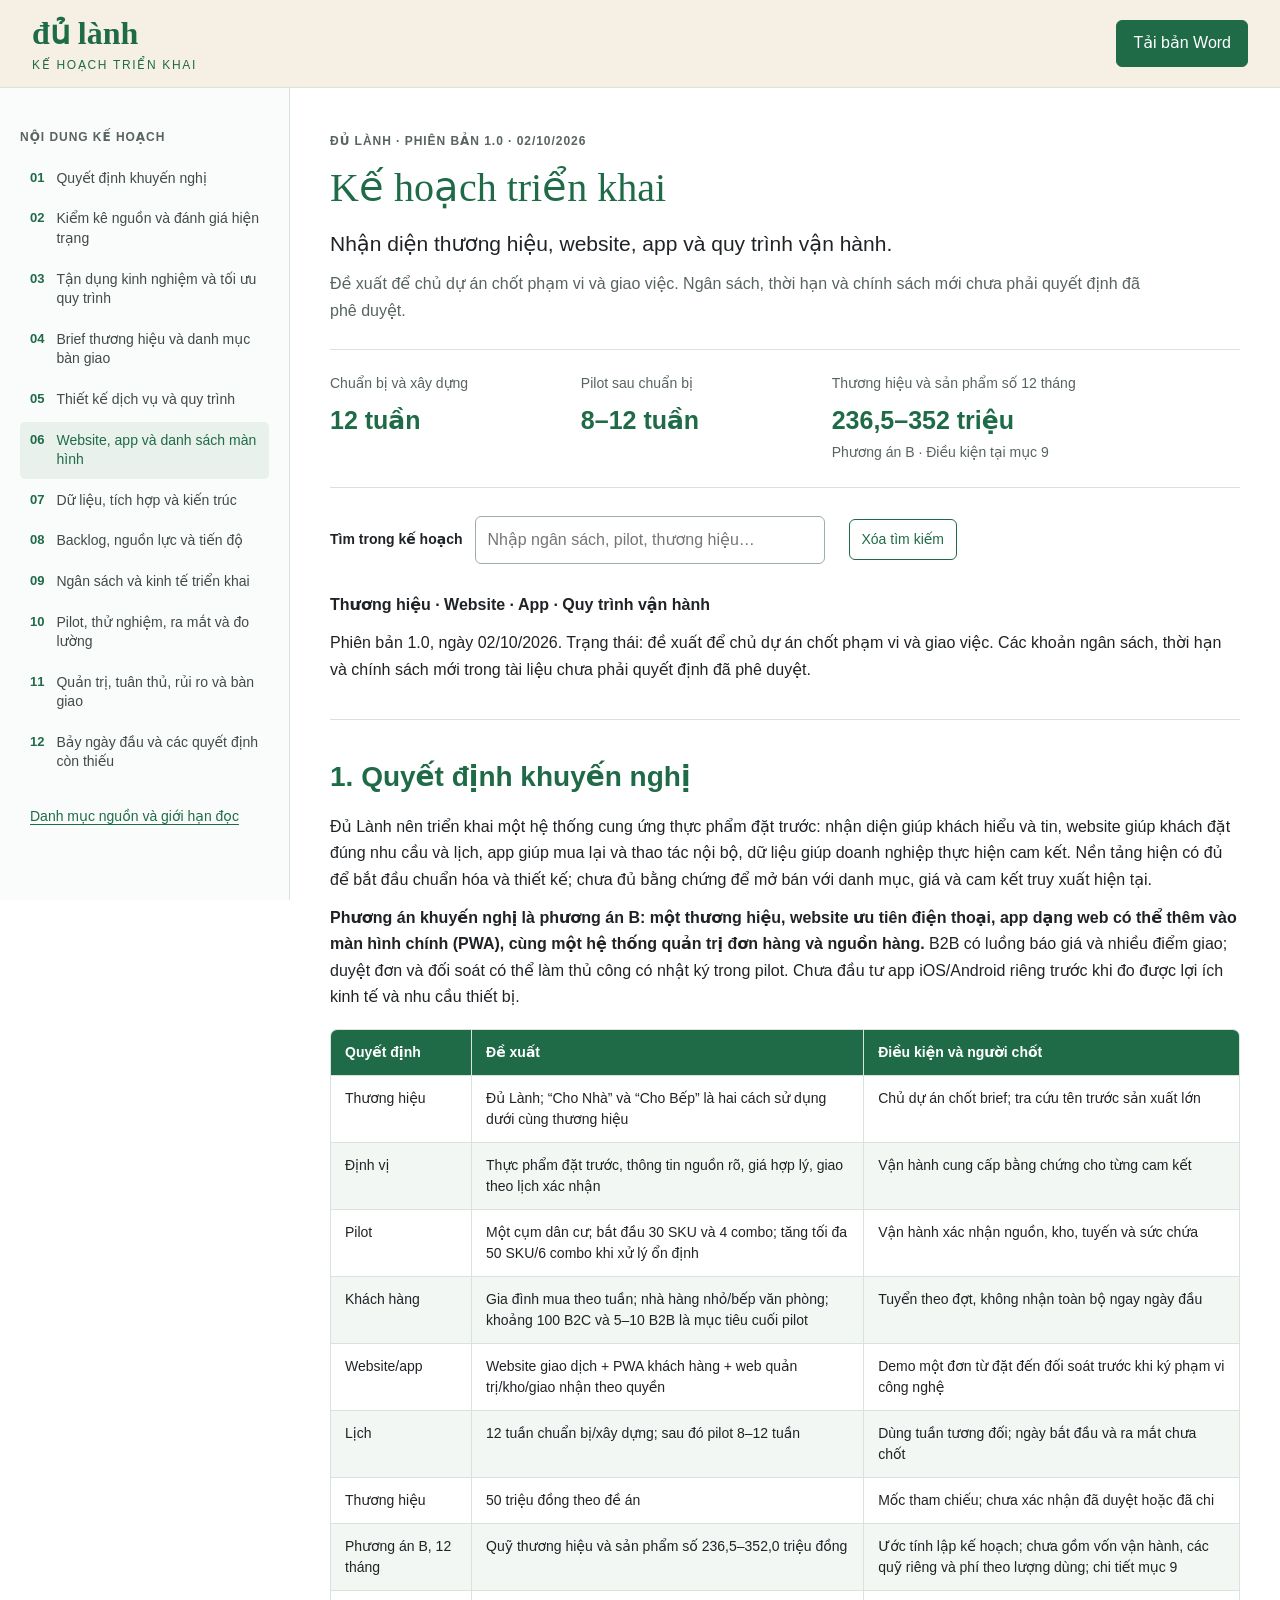
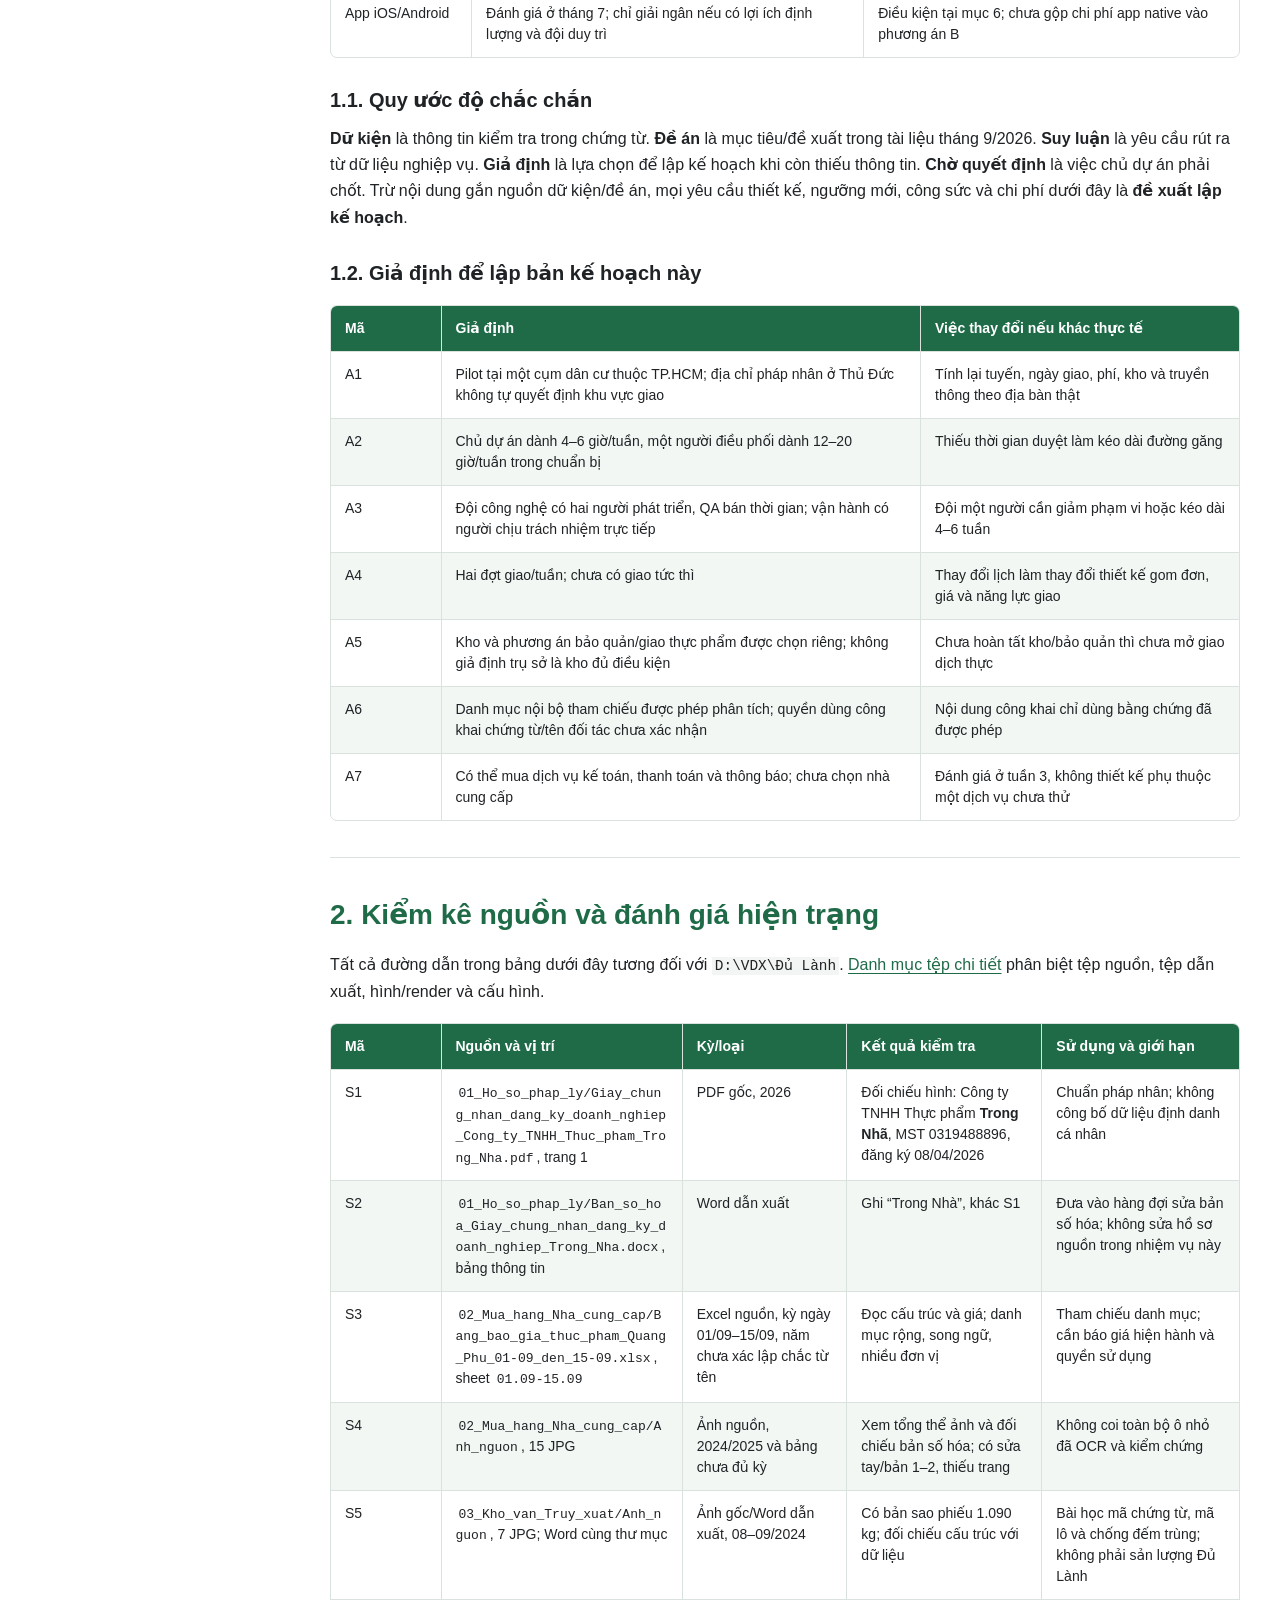
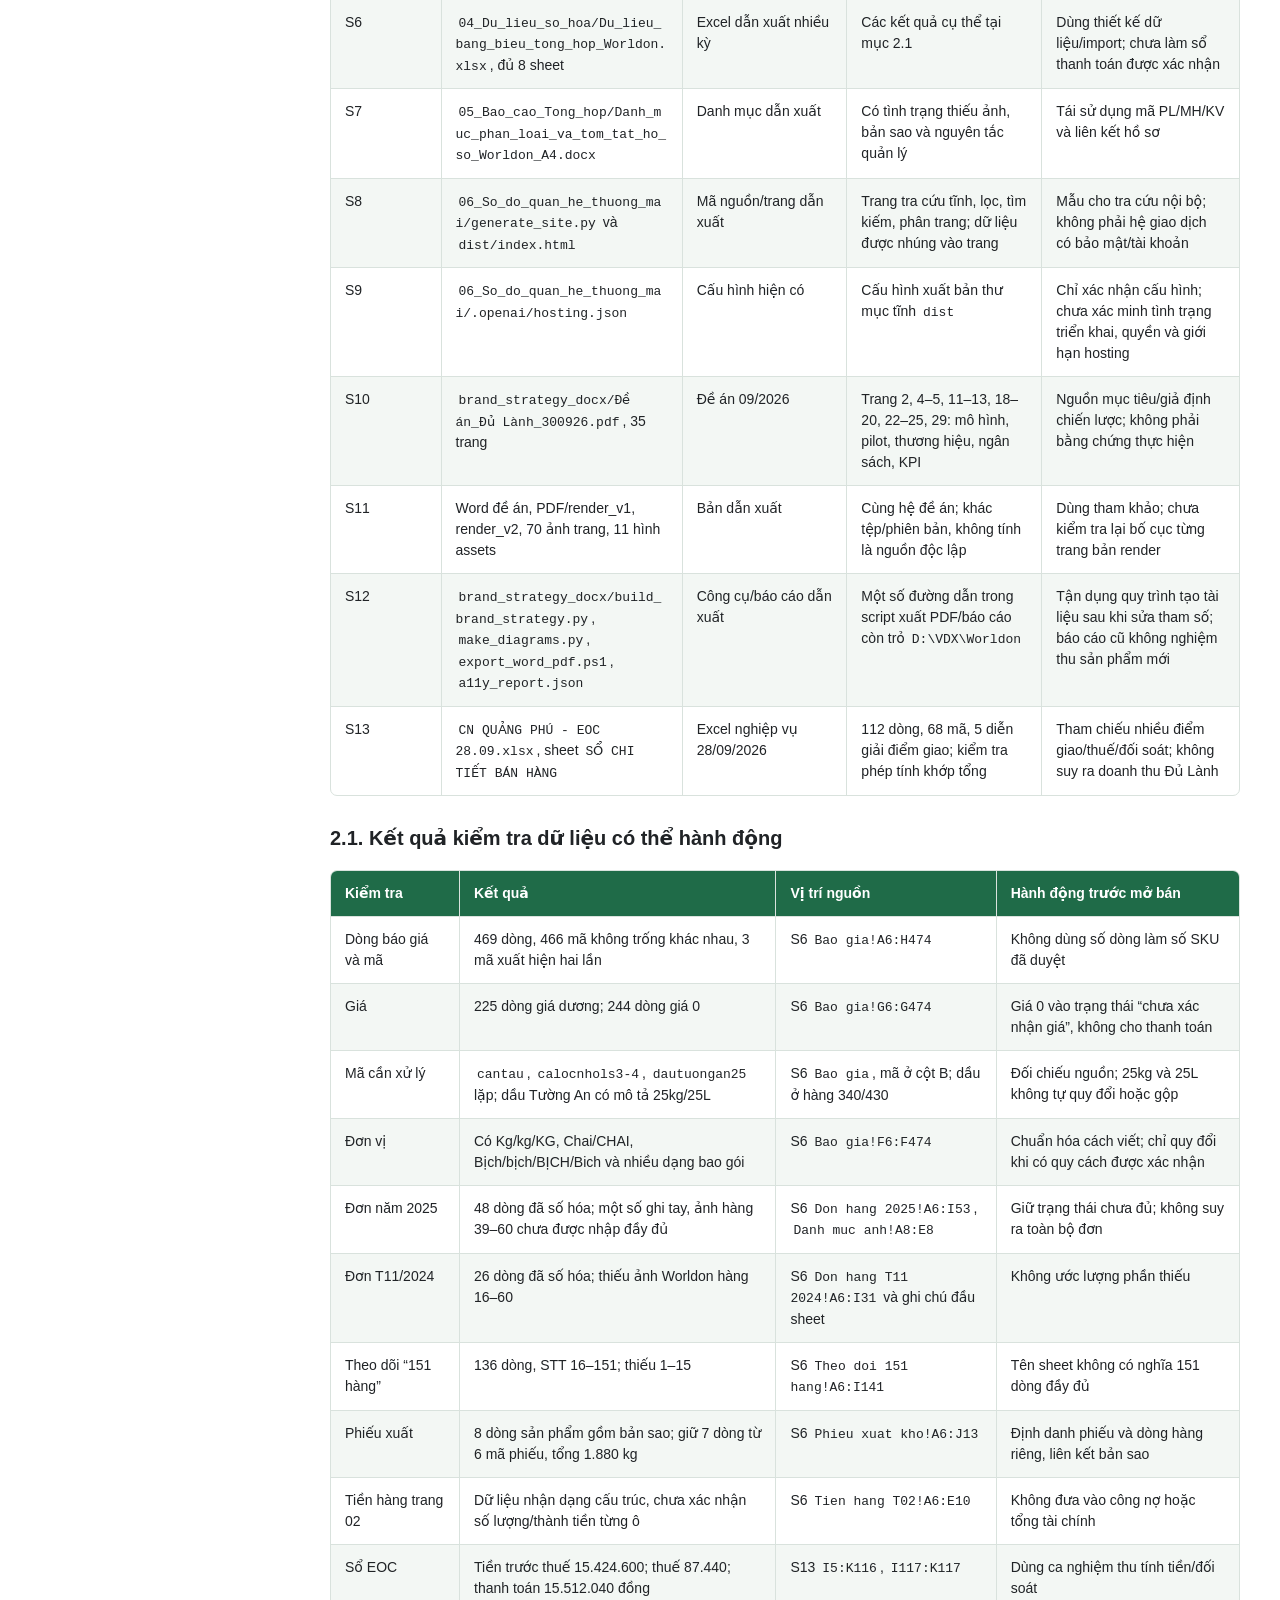
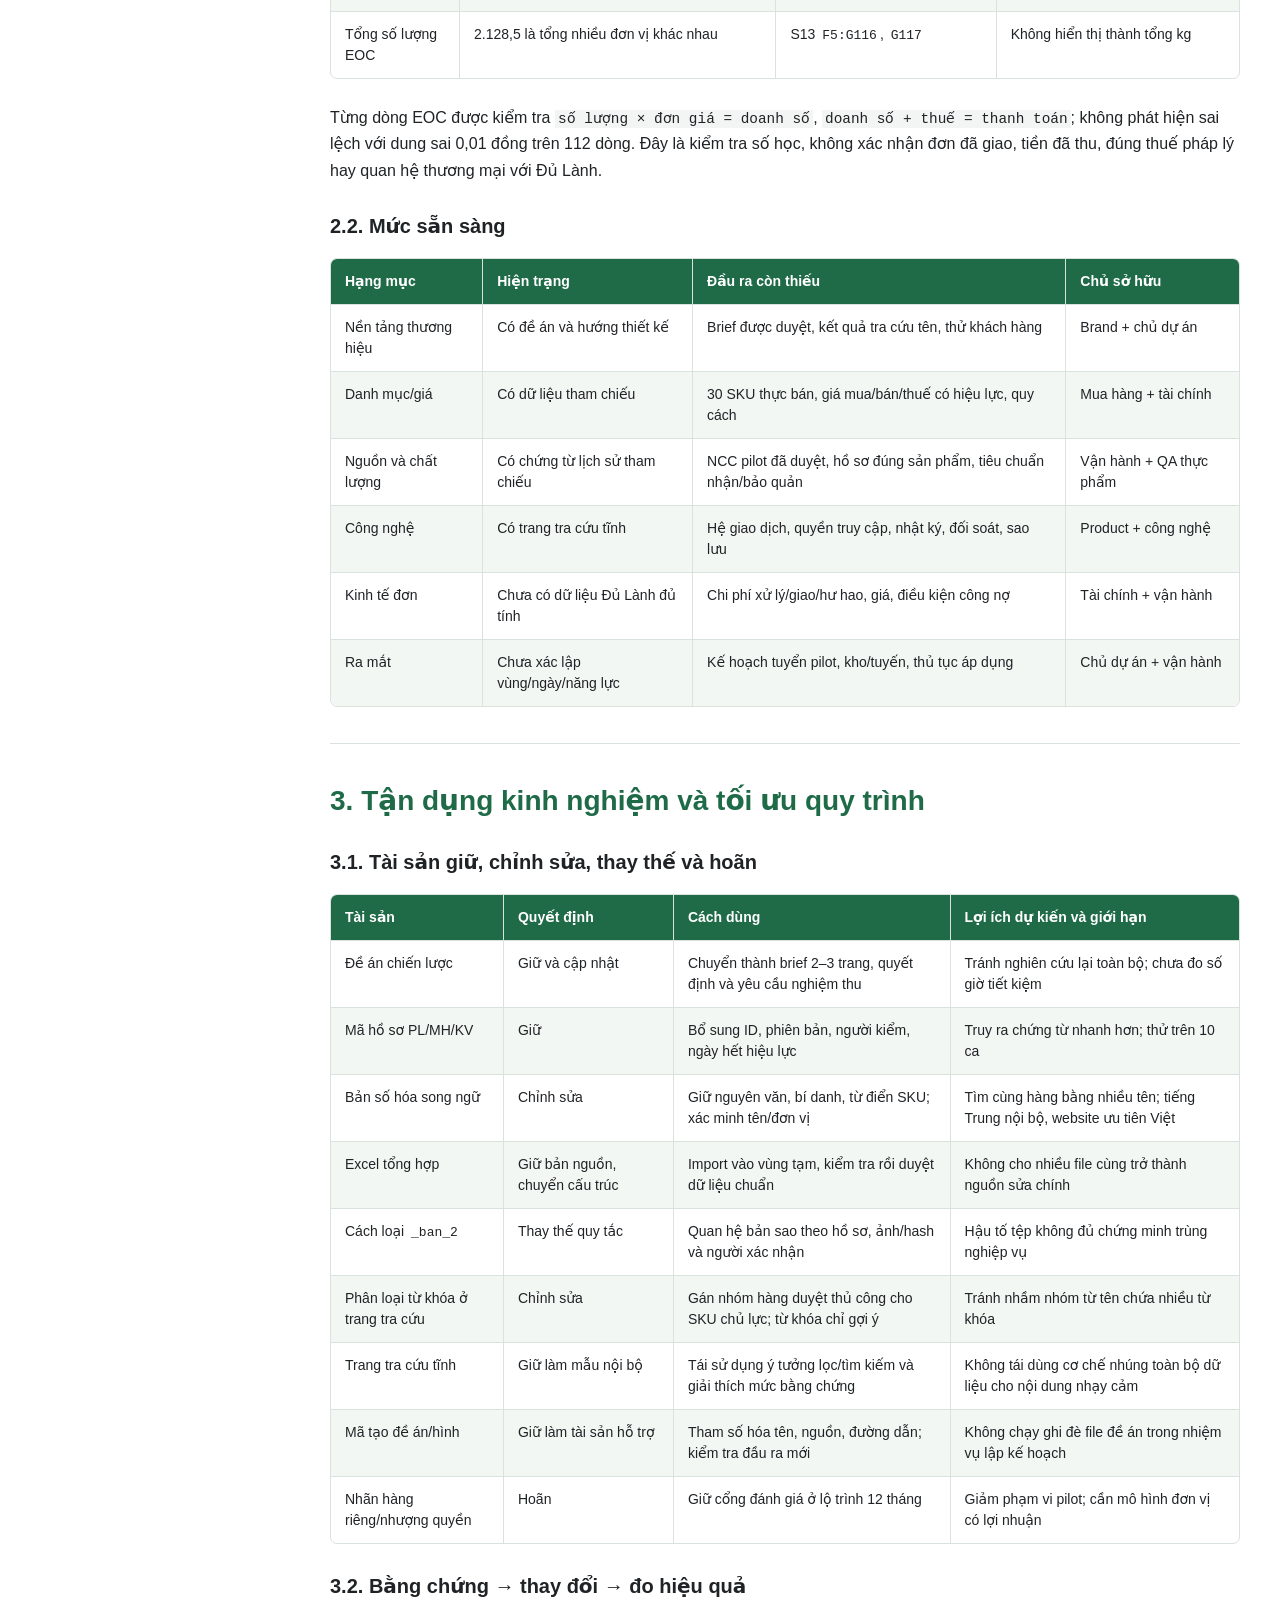
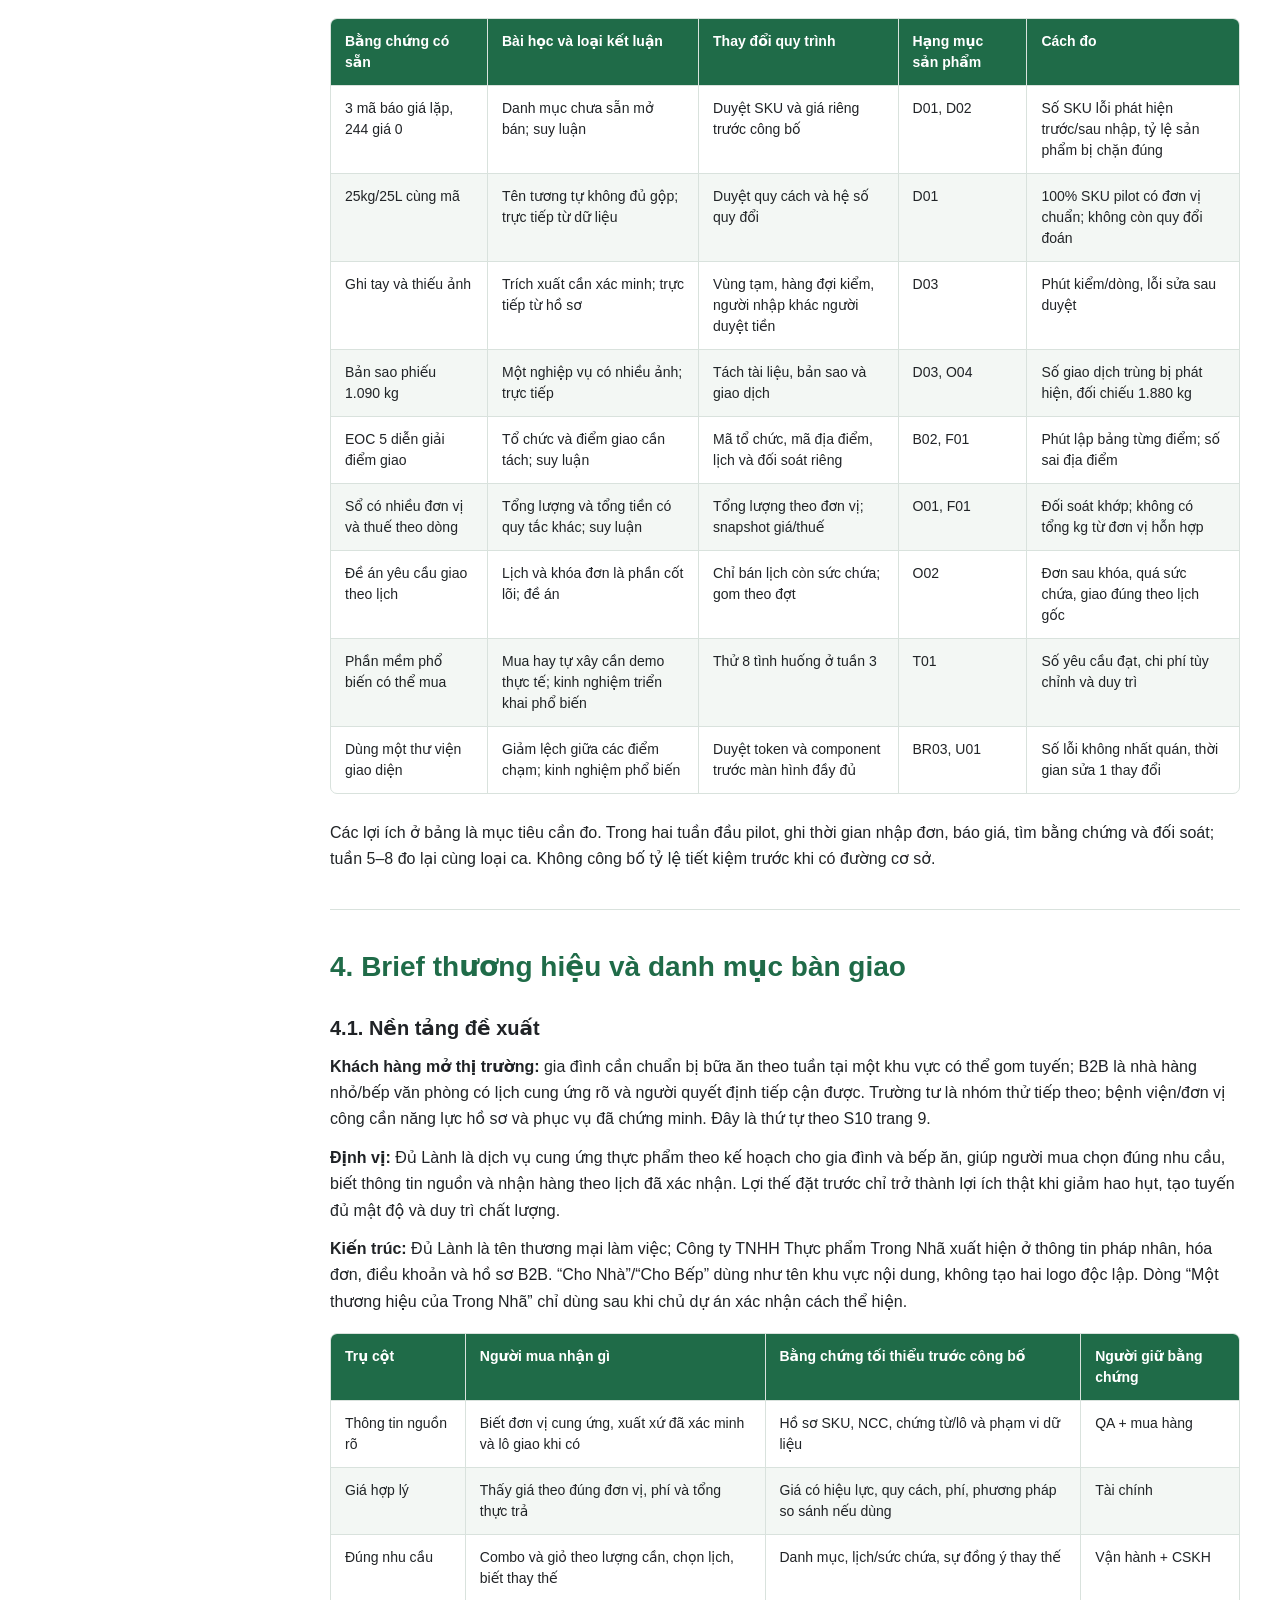
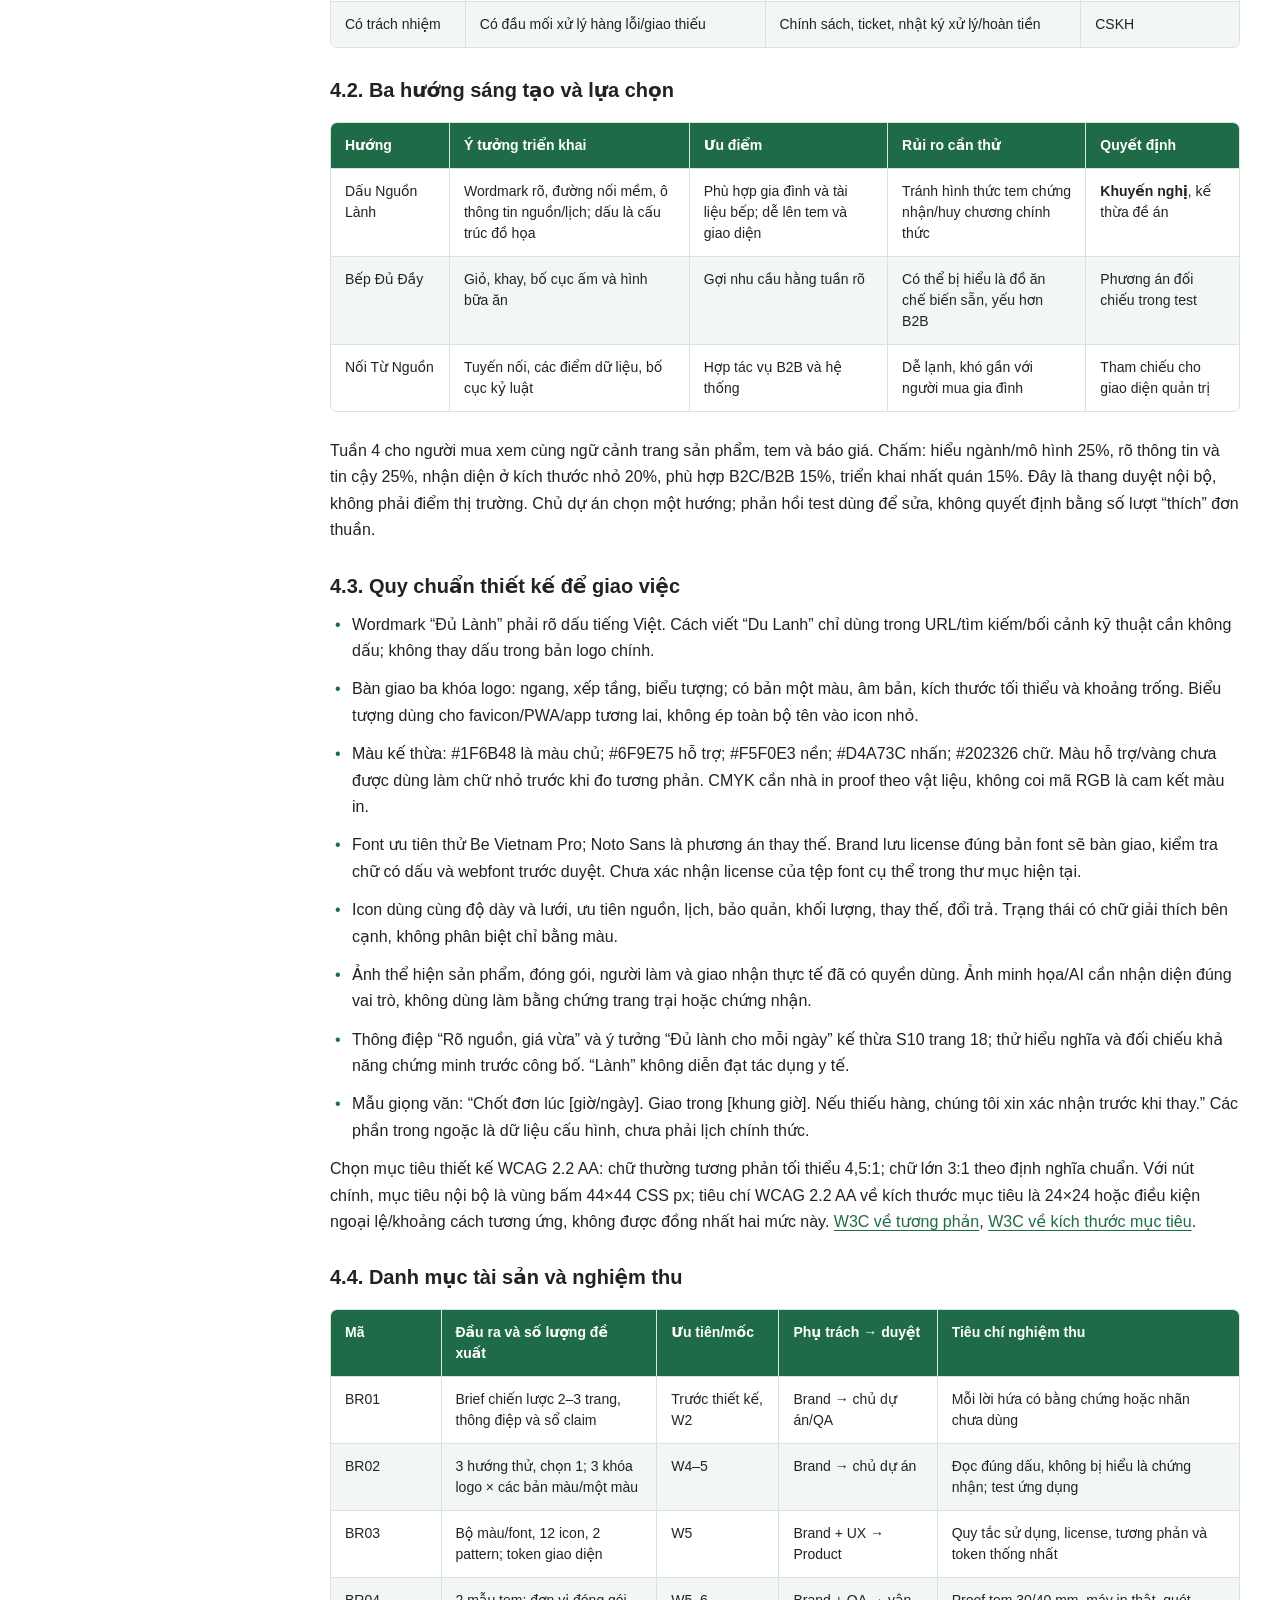
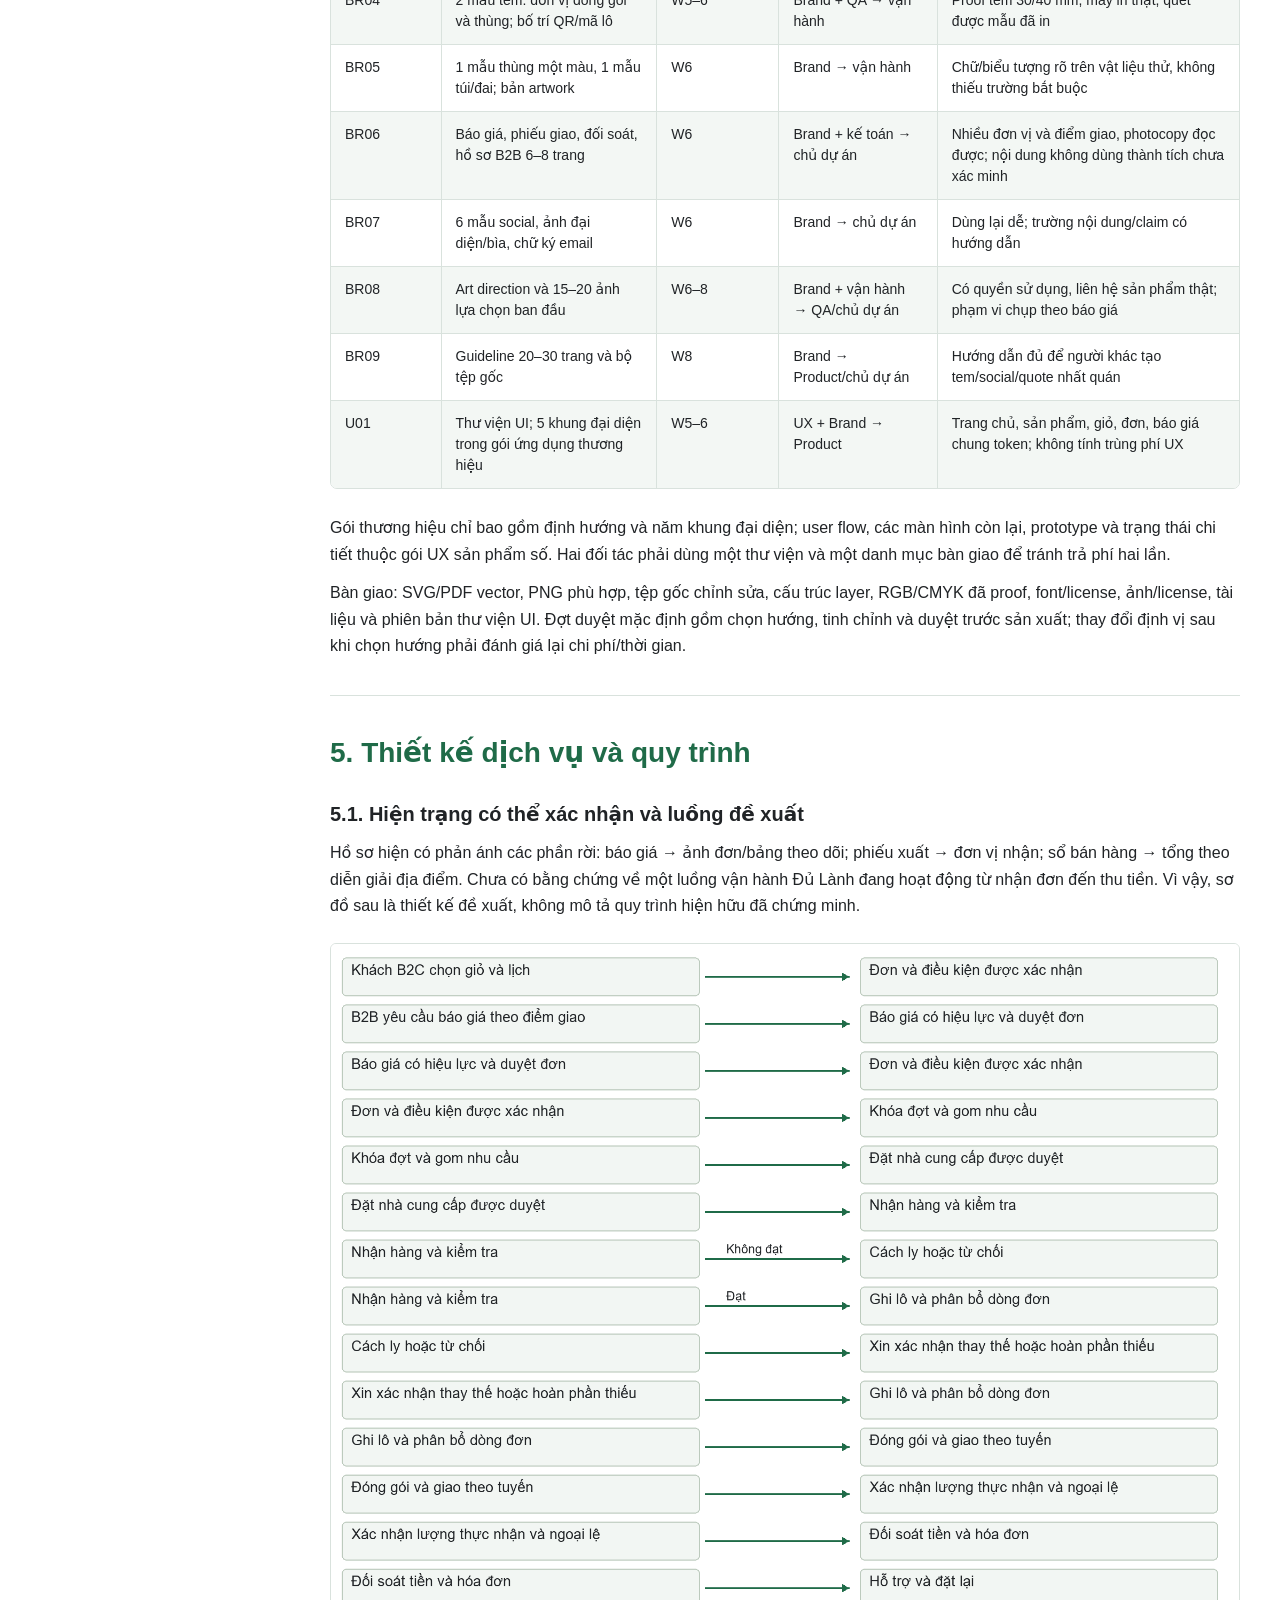
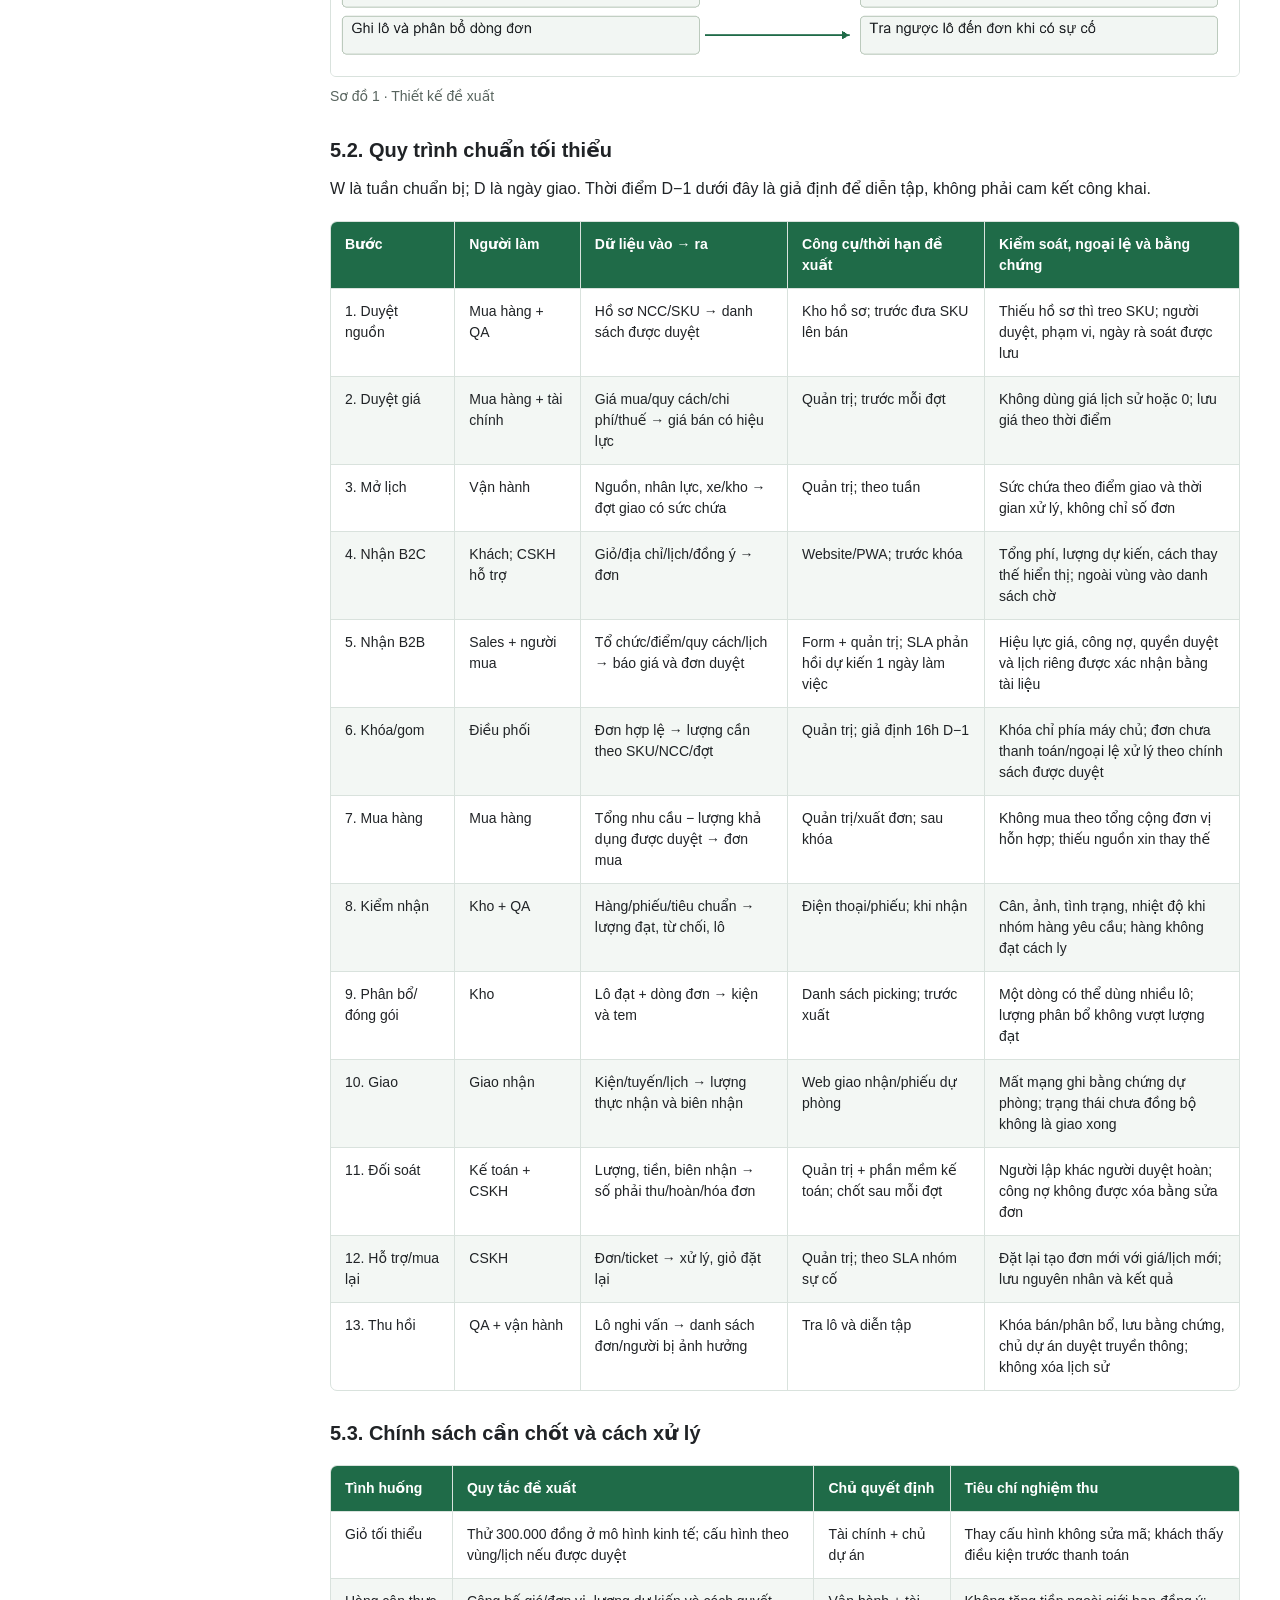
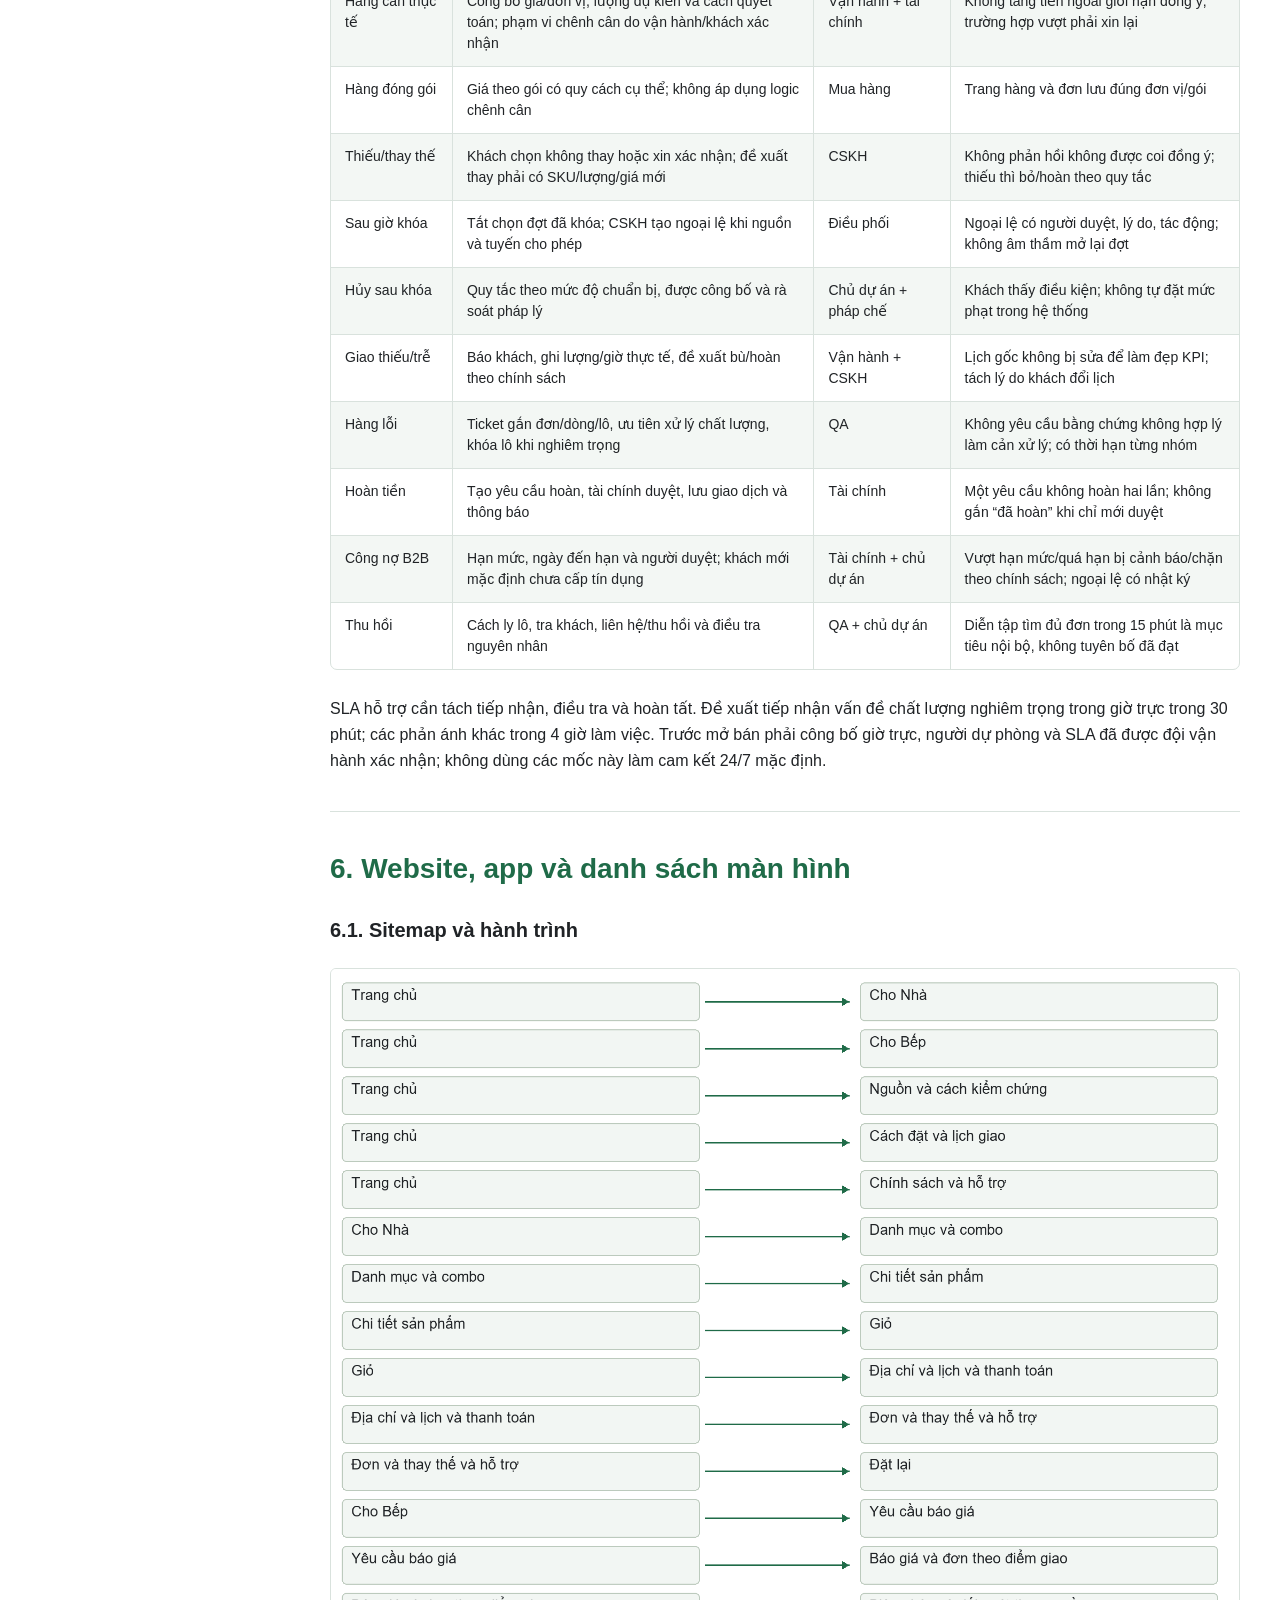
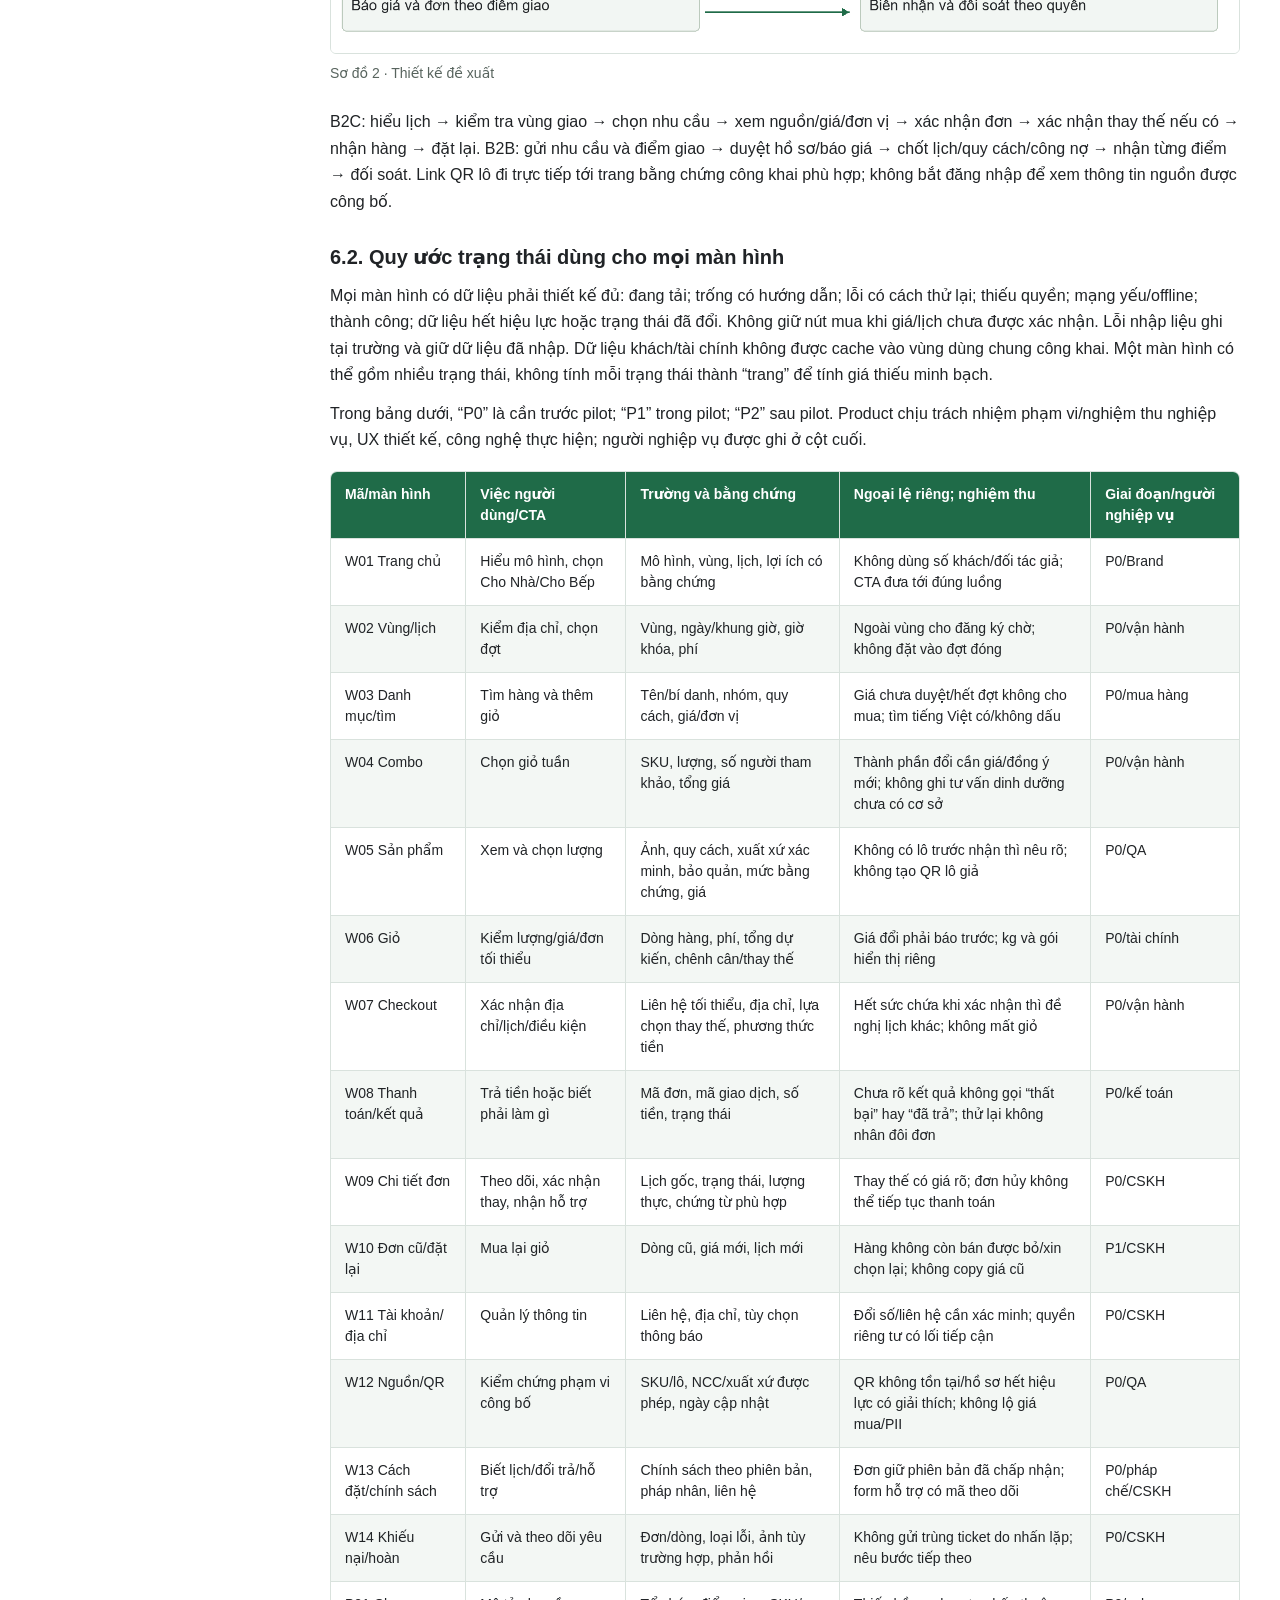
<file: du-lanh/index.html>
<!doctype html><html lang="vi"><head><meta charset="utf-8"><meta name="viewport" content="width=device-width,initial-scale=1"><meta name="description" content="Kế hoạch triển khai nhận diện thương hiệu, website, app và vận hành Đủ Lành"><title>Đủ Lành · Kế hoạch triển khai</title><link rel="icon" href="favicon.svg"><link rel="stylesheet" href="style.css"></head><body><a class="skip" href="#noi-dung">Đến nội dung</a><header><a class="brand" href="#">đủ lành<span>KẾ HOẠCH TRIỂN KHAI</span></a><div class="header-actions"><a class="download" href="ke-hoach-du-lanh.docx" download>Tải bản Word</a><button id="menu" aria-expanded="false" aria-controls="sidebar">Mục lục</button></div></header><div class="layout"><aside id="sidebar"><p class="eyebrow">NỘI DUNG KẾ HOẠCH</p><nav><a href="#muc-1"><span>01</span>Quyết định khuyến nghị</a><a href="#muc-2"><span>02</span>Kiểm kê nguồn và đánh giá hiện trạng</a><a href="#muc-3"><span>03</span>Tận dụng kinh nghiệm và tối ưu quy trình</a><a href="#muc-4"><span>04</span>Brief thương hiệu và danh mục bàn giao</a><a href="#muc-5"><span>05</span>Thiết kế dịch vụ và quy trình</a><a href="#muc-6"><span>06</span>Website, app và danh sách màn hình</a><a href="#muc-7"><span>07</span>Dữ liệu, tích hợp và kiến trúc</a><a href="#muc-8"><span>08</span>Backlog, nguồn lực và tiến độ</a><a href="#muc-9"><span>09</span>Ngân sách và kinh tế triển khai</a><a href="#muc-10"><span>10</span>Pilot, thử nghiệm, ra mắt và đo lường</a><a href="#muc-11"><span>11</span>Quản trị, tuân thủ, rủi ro và bàn giao</a><a href="#muc-12"><span>12</span>Bảy ngày đầu và các quyết định còn thiếu</a></nav><a class="sources" href="danh-muc-nguon.html">Danh mục nguồn và giới hạn đọc</a></aside><main id="noi-dung"><div class="intro"><p class="eyebrow">ĐỦ LÀNH · PHIÊN BẢN 1.0 · 02/10/2026</p><h1>Kế hoạch triển khai</h1><p class="lead">Nhận diện thương hiệu, website, app và quy trình vận hành.</p><p>Đề xuất để chủ dự án chốt phạm vi và giao việc. Ngân sách, thời hạn và chính sách mới chưa phải quyết định đã phê duyệt.</p><div class="overview"><div><span>Chuẩn bị và xây dựng</span><strong>12 tuần</strong></div><div><span>Pilot sau chuẩn bị</span><strong>8–12 tuần</strong></div><div><span>Thương hiệu và sản phẩm số 12 tháng</span><strong>236,5–352 triệu</strong><small>Phương án B · Điều kiện tại mục 9</small></div></div></div><div class="reader-tools"><label for="search">Tìm trong kế hoạch</label><input id="search" type="search" placeholder="Nhập ngân sách, pilot, thương hiệu…"><span id="results" role="status" aria-live="polite"></span><button id="clear" type="button">Xóa tìm kiếm</button></div><p id="empty" hidden>Không tìm thấy nội dung phù hợp. Thử từ khóa khác.</p><p><strong>Thương hiệu · Website · App · Quy trình vận hành</strong></p><p>Phiên bản 1.0, ngày 02/10/2026. Trạng thái: đề xuất để chủ dự án chốt phạm vi và giao việc. Các khoản ngân sách, thời hạn và chính sách mới trong tài liệu chưa phải quyết định đã phê duyệt.</p><section class="chapter" id="muc-1"><h2 id="muc-1-title">1. Quyết định khuyến nghị</h2><p>Đủ Lành nên triển khai một hệ thống cung ứng thực phẩm đặt trước: nhận diện giúp khách hiểu và tin, website giúp khách đặt đúng nhu cầu và lịch, app giúp mua lại và thao tác nội bộ, dữ liệu giúp doanh nghiệp thực hiện cam kết. Nền tảng hiện có đủ để bắt đầu chuẩn hóa và thiết kế; chưa đủ bằng chứng để mở bán với danh mục, giá và cam kết truy xuất hiện tại.</p><p><strong>Phương án khuyến nghị là phương án B: một thương hiệu, website ưu tiên điện thoại, app dạng web có thể thêm vào màn hình chính (PWA), cùng một hệ thống quản trị đơn hàng và nguồn hàng.</strong> B2B có luồng báo giá và nhiều điểm giao; duyệt đơn và đối soát có thể làm thủ công có nhật ký trong pilot. Chưa đầu tư app iOS/Android riêng trước khi đo được lợi ích kinh tế và nhu cầu thiết bị.</p><div class="table-wrap" tabindex="0" role="region" aria-label="Bảng kế hoạch có thể cuộn ngang"><table><thead><tr><th scope="col">Quyết định</th><th scope="col">Đề xuất</th><th scope="col">Điều kiện và người chốt</th></tr></thead><tbody><tr><td>Thương hiệu</td><td>Đủ Lành; “Cho Nhà” và “Cho Bếp” là hai cách sử dụng dưới cùng thương hiệu</td><td>Chủ dự án chốt brief; tra cứu tên trước sản xuất lớn</td></tr><tr><td>Định vị</td><td>Thực phẩm đặt trước, thông tin nguồn rõ, giá hợp lý, giao theo lịch xác nhận</td><td>Vận hành cung cấp bằng chứng cho từng cam kết</td></tr><tr><td>Pilot</td><td>Một cụm dân cư; bắt đầu 30 SKU và 4 combo; tăng tối đa 50 SKU/6 combo khi xử lý ổn định</td><td>Vận hành xác nhận nguồn, kho, tuyến và sức chứa</td></tr><tr><td>Khách hàng</td><td>Gia đình mua theo tuần; nhà hàng nhỏ/bếp văn phòng; khoảng 100 B2C và 5–10 B2B là mục tiêu cuối pilot</td><td>Tuyển theo đợt, không nhận toàn bộ ngay ngày đầu</td></tr><tr><td>Website/app</td><td>Website giao dịch + PWA khách hàng + web quản trị/kho/giao nhận theo quyền</td><td>Demo một đơn từ đặt đến đối soát trước khi ký phạm vi công nghệ</td></tr><tr><td>Lịch</td><td>12 tuần chuẩn bị/xây dựng; sau đó pilot 8–12 tuần</td><td>Dùng tuần tương đối; ngày bắt đầu và ra mắt chưa chốt</td></tr><tr><td>Thương hiệu</td><td>50 triệu đồng theo đề án</td><td>Mốc tham chiếu; chưa xác nhận đã duyệt hoặc đã chi</td></tr><tr><td>Phương án B, 12 tháng</td><td>Quỹ thương hiệu và sản phẩm số 236,5–352,0 triệu đồng</td><td>Ước tính lập kế hoạch; chưa gồm vốn vận hành, các quỹ riêng và phí theo lượng dùng; chi tiết mục 9</td></tr><tr><td>App iOS/Android</td><td>Đánh giá ở tháng 7; chỉ giải ngân nếu có lợi ích định lượng và đội duy trì</td><td>Điều kiện tại mục 6; chưa gộp chi phí app native vào phương án B</td></tr></tbody></table></div><h3 id="muc-1-1-title">1.1. Quy ước độ chắc chắn</h3><p><strong>Dữ kiện</strong> là thông tin kiểm tra trong chứng từ. <strong>Đề án</strong> là mục tiêu/đề xuất trong tài liệu tháng 9/2026. <strong>Suy luận</strong> là yêu cầu rút ra từ dữ liệu nghiệp vụ. <strong>Giả định</strong> là lựa chọn để lập kế hoạch khi còn thiếu thông tin. <strong>Chờ quyết định</strong> là việc chủ dự án phải chốt. Trừ nội dung gắn nguồn dữ kiện/đề án, mọi yêu cầu thiết kế, ngưỡng mới, công sức và chi phí dưới đây là <strong>đề xuất lập kế hoạch</strong>.</p><h3 id="muc-1-2-title">1.2. Giả định để lập bản kế hoạch này</h3><div class="table-wrap" tabindex="0" role="region" aria-label="Bảng kế hoạch có thể cuộn ngang"><table><thead><tr><th scope="col">Mã</th><th scope="col">Giả định</th><th scope="col">Việc thay đổi nếu khác thực tế</th></tr></thead><tbody><tr><td>A1</td><td>Pilot tại một cụm dân cư thuộc TP.HCM; địa chỉ pháp nhân ở Thủ Đức không tự quyết định khu vực giao</td><td>Tính lại tuyến, ngày giao, phí, kho và truyền thông theo địa bàn thật</td></tr><tr><td>A2</td><td>Chủ dự án dành 4–6 giờ/tuần, một người điều phối dành 12–20 giờ/tuần trong chuẩn bị</td><td>Thiếu thời gian duyệt làm kéo dài đường găng</td></tr><tr><td>A3</td><td>Đội công nghệ có hai người phát triển, QA bán thời gian; vận hành có người chịu trách nhiệm trực tiếp</td><td>Đội một người cần giảm phạm vi hoặc kéo dài 4–6 tuần</td></tr><tr><td>A4</td><td>Hai đợt giao/tuần; chưa có giao tức thì</td><td>Thay đổi lịch làm thay đổi thiết kế gom đơn, giá và năng lực giao</td></tr><tr><td>A5</td><td>Kho và phương án bảo quản/giao thực phẩm được chọn riêng; không giả định trụ sở là kho đủ điều kiện</td><td>Chưa hoàn tất kho/bảo quản thì chưa mở giao dịch thực</td></tr><tr><td>A6</td><td>Danh mục nội bộ tham chiếu được phép phân tích; quyền dùng công khai chứng từ/tên đối tác chưa xác nhận</td><td>Nội dung công khai chỉ dùng bằng chứng đã được phép</td></tr><tr><td>A7</td><td>Có thể mua dịch vụ kế toán, thanh toán và thông báo; chưa chọn nhà cung cấp</td><td>Đánh giá ở tuần 3, không thiết kế phụ thuộc một dịch vụ chưa thử</td></tr></tbody></table></div></section><section class="chapter" id="muc-2"><h2 id="muc-2-title">2. Kiểm kê nguồn và đánh giá hiện trạng</h2><p>Tất cả đường dẫn trong bảng dưới đây tương đối với <code>D:\VDX\Đủ Lành</code>. <a href="danh-muc-nguon.html">Danh mục tệp chi tiết</a> phân biệt tệp nguồn, tệp dẫn xuất, hình/render và cấu hình.</p><div class="table-wrap" tabindex="0" role="region" aria-label="Bảng kế hoạch có thể cuộn ngang"><table><thead><tr><th scope="col">Mã</th><th scope="col">Nguồn và vị trí</th><th scope="col">Kỳ/loại</th><th scope="col">Kết quả kiểm tra</th><th scope="col">Sử dụng và giới hạn</th></tr></thead><tbody><tr><td>S1</td><td><code>01_Ho_so_phap_ly/Giay_chung_nhan_dang_ky_doanh_nghiep_Cong_ty_TNHH_Thuc_pham_Trong_Nha.pdf</code>, trang 1</td><td>PDF gốc, 2026</td><td>Đối chiếu hình: Công ty TNHH Thực phẩm <strong>Trong Nhã</strong>, MST 0319488896, đăng ký 08/04/2026</td><td>Chuẩn pháp nhân; không công bố dữ liệu định danh cá nhân</td></tr><tr><td>S2</td><td><code>01_Ho_so_phap_ly/Ban_so_hoa_Giay_chung_nhan_dang_ky_doanh_nghiep_Trong_Nha.docx</code>, bảng thông tin</td><td>Word dẫn xuất</td><td>Ghi “Trong Nhà”, khác S1</td><td>Đưa vào hàng đợi sửa bản số hóa; không sửa hồ sơ nguồn trong nhiệm vụ này</td></tr><tr><td>S3</td><td><code>02_Mua_hang_Nha_cung_cap/Bang_bao_gia_thuc_pham_Quang_Phu_01-09_den_15-09.xlsx</code>, sheet <code>01.09-15.09</code></td><td>Excel nguồn, kỳ ngày 01/09–15/09, năm chưa xác lập chắc từ tên</td><td>Đọc cấu trúc và giá; danh mục rộng, song ngữ, nhiều đơn vị</td><td>Tham chiếu danh mục; cần báo giá hiện hành và quyền sử dụng</td></tr><tr><td>S4</td><td><code>02_Mua_hang_Nha_cung_cap/Anh_nguon</code>, 15 JPG</td><td>Ảnh nguồn, 2024/2025 và bảng chưa đủ kỳ</td><td>Xem tổng thể ảnh và đối chiếu bản số hóa; có sửa tay/bản 1–2, thiếu trang</td><td>Không coi toàn bộ ô nhỏ đã OCR và kiểm chứng</td></tr><tr><td>S5</td><td><code>03_Kho_van_Truy_xuat/Anh_nguon</code>, 7 JPG; Word cùng thư mục</td><td>Ảnh gốc/Word dẫn xuất, 08–09/2024</td><td>Có bản sao phiếu 1.090 kg; đối chiếu cấu trúc với dữ liệu</td><td>Bài học mã chứng từ, mã lô và chống đếm trùng; không phải sản lượng Đủ Lành</td></tr><tr><td>S6</td><td><code>04_Du_lieu_so_hoa/Du_lieu_bang_bieu_tong_hop_Worldon.xlsx</code>, đủ 8 sheet</td><td>Excel dẫn xuất nhiều kỳ</td><td>Các kết quả cụ thể tại mục 2.1</td><td>Dùng thiết kế dữ liệu/import; chưa làm sổ thanh toán được xác nhận</td></tr><tr><td>S7</td><td><code>05_Bao_cao_Tong_hop/Danh_muc_phan_loai_va_tom_tat_ho_so_Worldon_A4.docx</code></td><td>Danh mục dẫn xuất</td><td>Có tình trạng thiếu ảnh, bản sao và nguyên tắc quản lý</td><td>Tái sử dụng mã PL/MH/KV và liên kết hồ sơ</td></tr><tr><td>S8</td><td><code>06_So_do_quan_he_thuong_mai/generate_site.py</code> và <code>dist/index.html</code></td><td>Mã nguồn/trang dẫn xuất</td><td>Trang tra cứu tĩnh, lọc, tìm kiếm, phân trang; dữ liệu được nhúng vào trang</td><td>Mẫu cho tra cứu nội bộ; không phải hệ giao dịch có bảo mật/tài khoản</td></tr><tr><td>S9</td><td><code>06_So_do_quan_he_thuong_mai/.openai/hosting.json</code></td><td>Cấu hình hiện có</td><td>Cấu hình xuất bản thư mục tĩnh <code>dist</code></td><td>Chỉ xác nhận cấu hình; chưa xác minh tình trạng triển khai, quyền và giới hạn hosting</td></tr><tr><td>S10</td><td><code>brand_strategy_docx/Đề án_Đủ Lành_300926.pdf</code>, 35 trang</td><td>Đề án 09/2026</td><td>Trang 2, 4–5, 11–13, 18–20, 22–25, 29: mô hình, pilot, thương hiệu, ngân sách, KPI</td><td>Nguồn mục tiêu/giả định chiến lược; không phải bằng chứng thực hiện</td></tr><tr><td>S11</td><td>Word đề án, PDF/render_v1, render_v2, 70 ảnh trang, 11 hình assets</td><td>Bản dẫn xuất</td><td>Cùng hệ đề án; khác tệp/phiên bản, không tính là nguồn độc lập</td><td>Dùng tham khảo; chưa kiểm tra lại bố cục từng trang bản render</td></tr><tr><td>S12</td><td><code>brand_strategy_docx/build_brand_strategy.py</code>, <code>make_diagrams.py</code>, <code>export_word_pdf.ps1</code>, <code>a11y_report.json</code></td><td>Công cụ/báo cáo dẫn xuất</td><td>Một số đường dẫn trong script xuất PDF/báo cáo còn trỏ <code>D:\VDX\Worldon</code></td><td>Tận dụng quy trình tạo tài liệu sau khi sửa tham số; báo cáo cũ không nghiệm thu sản phẩm mới</td></tr><tr><td>S13</td><td><code>CN QUẢNG PHÚ - EOC 28.09.xlsx</code>, sheet <code>SỔ CHI TIẾT BÁN HÀNG</code></td><td>Excel nghiệp vụ 28/09/2026</td><td>112 dòng, 68 mã, 5 diễn giải điểm giao; kiểm tra phép tính khớp tổng</td><td>Tham chiếu nhiều điểm giao/thuế/đối soát; không suy ra doanh thu Đủ Lành</td></tr></tbody></table></div><h3 id="muc-2-1-title">2.1. Kết quả kiểm tra dữ liệu có thể hành động</h3><div class="table-wrap" tabindex="0" role="region" aria-label="Bảng kế hoạch có thể cuộn ngang"><table><thead><tr><th scope="col">Kiểm tra</th><th scope="col">Kết quả</th><th scope="col">Vị trí nguồn</th><th scope="col">Hành động trước mở bán</th></tr></thead><tbody><tr><td>Dòng báo giá và mã</td><td>469 dòng, 466 mã không trống khác nhau, 3 mã xuất hiện hai lần</td><td>S6 <code>Bao gia!A6:H474</code></td><td>Không dùng số dòng làm số SKU đã duyệt</td></tr><tr><td>Giá</td><td>225 dòng giá dương; 244 dòng giá 0</td><td>S6 <code>Bao gia!G6:G474</code></td><td>Giá 0 vào trạng thái “chưa xác nhận giá”, không cho thanh toán</td></tr><tr><td>Mã cần xử lý</td><td><code>cantau</code>, <code>calocnhols3-4</code>, <code>dautuongan25</code> lặp; dầu Tường An có mô tả 25kg/25L</td><td>S6 <code>Bao gia</code>, mã ở cột B; dầu ở hàng 340/430</td><td>Đối chiếu nguồn; 25kg và 25L không tự quy đổi hoặc gộp</td></tr><tr><td>Đơn vị</td><td>Có Kg/kg/KG, Chai/CHAI, Bịch/bịch/BỊCH/Bich và nhiều dạng bao gói</td><td>S6 <code>Bao gia!F6:F474</code></td><td>Chuẩn hóa cách viết; chỉ quy đổi khi có quy cách được xác nhận</td></tr><tr><td>Đơn năm 2025</td><td>48 dòng đã số hóa; một số ghi tay, ảnh hàng 39–60 chưa được nhập đầy đủ</td><td>S6 <code>Don hang 2025!A6:I53</code>, <code>Danh muc anh!A8:E8</code></td><td>Giữ trạng thái chưa đủ; không suy ra toàn bộ đơn</td></tr><tr><td>Đơn T11/2024</td><td>26 dòng đã số hóa; thiếu ảnh Worldon hàng 16–60</td><td>S6 <code>Don hang T11 2024!A6:I31</code> và ghi chú đầu sheet</td><td>Không ước lượng phần thiếu</td></tr><tr><td>Theo dõi “151 hàng”</td><td>136 dòng, STT 16–151; thiếu 1–15</td><td>S6 <code>Theo doi 151 hang!A6:I141</code></td><td>Tên sheet không có nghĩa 151 dòng đầy đủ</td></tr><tr><td>Phiếu xuất</td><td>8 dòng sản phẩm gồm bản sao; giữ 7 dòng từ 6 mã phiếu, tổng 1.880 kg</td><td>S6 <code>Phieu xuat kho!A6:J13</code></td><td>Định danh phiếu và dòng hàng riêng, liên kết bản sao</td></tr><tr><td>Tiền hàng trang 02</td><td>Dữ liệu nhận dạng cấu trúc, chưa xác nhận số lượng/thành tiền từng ô</td><td>S6 <code>Tien hang T02!A6:E10</code></td><td>Không đưa vào công nợ hoặc tổng tài chính</td></tr><tr><td>Sổ EOC</td><td>Tiền trước thuế 15.424.600; thuế 87.440; thanh toán 15.512.040 đồng</td><td>S13 <code>I5:K116</code>, <code>I117:K117</code></td><td>Dùng ca nghiệm thu tính tiền/đối soát</td></tr><tr><td>Tổng số lượng EOC</td><td>2.128,5 là tổng nhiều đơn vị khác nhau</td><td>S13 <code>F5:G116</code>, <code>G117</code></td><td>Không hiển thị thành tổng kg</td></tr></tbody></table></div><p>Từng dòng EOC được kiểm tra <code>số lượng × đơn giá = doanh số</code>, <code>doanh số + thuế = thanh toán</code>; không phát hiện sai lệch với dung sai 0,01 đồng trên 112 dòng. Đây là kiểm tra số học, không xác nhận đơn đã giao, tiền đã thu, đúng thuế pháp lý hay quan hệ thương mại với Đủ Lành.</p><h3 id="muc-2-2-title">2.2. Mức sẵn sàng</h3><div class="table-wrap" tabindex="0" role="region" aria-label="Bảng kế hoạch có thể cuộn ngang"><table><thead><tr><th scope="col">Hạng mục</th><th scope="col">Hiện trạng</th><th scope="col">Đầu ra còn thiếu</th><th scope="col">Chủ sở hữu</th></tr></thead><tbody><tr><td>Nền tảng thương hiệu</td><td>Có đề án và hướng thiết kế</td><td>Brief được duyệt, kết quả tra cứu tên, thử khách hàng</td><td>Brand + chủ dự án</td></tr><tr><td>Danh mục/giá</td><td>Có dữ liệu tham chiếu</td><td>30 SKU thực bán, giá mua/bán/thuế có hiệu lực, quy cách</td><td>Mua hàng + tài chính</td></tr><tr><td>Nguồn và chất lượng</td><td>Có chứng từ lịch sử tham chiếu</td><td>NCC pilot đã duyệt, hồ sơ đúng sản phẩm, tiêu chuẩn nhận/bảo quản</td><td>Vận hành + QA thực phẩm</td></tr><tr><td>Công nghệ</td><td>Có trang tra cứu tĩnh</td><td>Hệ giao dịch, quyền truy cập, nhật ký, đối soát, sao lưu</td><td>Product + công nghệ</td></tr><tr><td>Kinh tế đơn</td><td>Chưa có dữ liệu Đủ Lành đủ tính</td><td>Chi phí xử lý/giao/hư hao, giá, điều kiện công nợ</td><td>Tài chính + vận hành</td></tr><tr><td>Ra mắt</td><td>Chưa xác lập vùng/ngày/năng lực</td><td>Kế hoạch tuyển pilot, kho/tuyến, thủ tục áp dụng</td><td>Chủ dự án + vận hành</td></tr></tbody></table></div></section><section class="chapter" id="muc-3"><h2 id="muc-3-title">3. Tận dụng kinh nghiệm và tối ưu quy trình</h2><h3 id="muc-3-1-title">3.1. Tài sản giữ, chỉnh sửa, thay thế và hoãn</h3><div class="table-wrap" tabindex="0" role="region" aria-label="Bảng kế hoạch có thể cuộn ngang"><table><thead><tr><th scope="col">Tài sản</th><th scope="col">Quyết định</th><th scope="col">Cách dùng</th><th scope="col">Lợi ích dự kiến và giới hạn</th></tr></thead><tbody><tr><td>Đề án chiến lược</td><td>Giữ và cập nhật</td><td>Chuyển thành brief 2–3 trang, quyết định và yêu cầu nghiệm thu</td><td>Tránh nghiên cứu lại toàn bộ; chưa đo số giờ tiết kiệm</td></tr><tr><td>Mã hồ sơ PL/MH/KV</td><td>Giữ</td><td>Bổ sung ID, phiên bản, người kiểm, ngày hết hiệu lực</td><td>Truy ra chứng từ nhanh hơn; thử trên 10 ca</td></tr><tr><td>Bản số hóa song ngữ</td><td>Chỉnh sửa</td><td>Giữ nguyên văn, bí danh, từ điển SKU; xác minh tên/đơn vị</td><td>Tìm cùng hàng bằng nhiều tên; tiếng Trung nội bộ, website ưu tiên Việt</td></tr><tr><td>Excel tổng hợp</td><td>Giữ bản nguồn, chuyển cấu trúc</td><td>Import vào vùng tạm, kiểm tra rồi duyệt dữ liệu chuẩn</td><td>Không cho nhiều file cùng trở thành nguồn sửa chính</td></tr><tr><td>Cách loại <code>_ban_2</code></td><td>Thay thế quy tắc</td><td>Quan hệ bản sao theo hồ sơ, ảnh/hash và người xác nhận</td><td>Hậu tố tệp không đủ chứng minh trùng nghiệp vụ</td></tr><tr><td>Phân loại từ khóa ở trang tra cứu</td><td>Chỉnh sửa</td><td>Gán nhóm hàng duyệt thủ công cho SKU chủ lực; từ khóa chỉ gợi ý</td><td>Tránh nhầm nhóm từ tên chứa nhiều từ khóa</td></tr><tr><td>Trang tra cứu tĩnh</td><td>Giữ làm mẫu nội bộ</td><td>Tái sử dụng ý tưởng lọc/tìm kiếm và giải thích mức bằng chứng</td><td>Không tái dùng cơ chế nhúng toàn bộ dữ liệu cho nội dung nhạy cảm</td></tr><tr><td>Mã tạo đề án/hình</td><td>Giữ làm tài sản hỗ trợ</td><td>Tham số hóa tên, nguồn, đường dẫn; kiểm tra đầu ra mới</td><td>Không chạy ghi đè file đề án trong nhiệm vụ lập kế hoạch</td></tr><tr><td>Nhãn hàng riêng/nhượng quyền</td><td>Hoãn</td><td>Giữ cổng đánh giá ở lộ trình 12 tháng</td><td>Giảm phạm vi pilot; cần mô hình đơn vị có lợi nhuận</td></tr></tbody></table></div><h3 id="muc-3-2-title">3.2. Bằng chứng → thay đổi → đo hiệu quả</h3><div class="table-wrap" tabindex="0" role="region" aria-label="Bảng kế hoạch có thể cuộn ngang"><table><thead><tr><th scope="col">Bằng chứng có sẵn</th><th scope="col">Bài học và loại kết luận</th><th scope="col">Thay đổi quy trình</th><th scope="col">Hạng mục sản phẩm</th><th scope="col">Cách đo</th></tr></thead><tbody><tr><td>3 mã báo giá lặp, 244 giá 0</td><td>Danh mục chưa sẵn mở bán; suy luận</td><td>Duyệt SKU và giá riêng trước công bố</td><td>D01, D02</td><td>Số SKU lỗi phát hiện trước/sau nhập, tỷ lệ sản phẩm bị chặn đúng</td></tr><tr><td>25kg/25L cùng mã</td><td>Tên tương tự không đủ gộp; trực tiếp từ dữ liệu</td><td>Duyệt quy cách và hệ số quy đổi</td><td>D01</td><td>100% SKU pilot có đơn vị chuẩn; không còn quy đổi đoán</td></tr><tr><td>Ghi tay và thiếu ảnh</td><td>Trích xuất cần xác minh; trực tiếp từ hồ sơ</td><td>Vùng tạm, hàng đợi kiểm, người nhập khác người duyệt tiền</td><td>D03</td><td>Phút kiểm/dòng, lỗi sửa sau duyệt</td></tr><tr><td>Bản sao phiếu 1.090 kg</td><td>Một nghiệp vụ có nhiều ảnh; trực tiếp</td><td>Tách tài liệu, bản sao và giao dịch</td><td>D03, O04</td><td>Số giao dịch trùng bị phát hiện, đối chiếu 1.880 kg</td></tr><tr><td>EOC 5 diễn giải điểm giao</td><td>Tổ chức và điểm giao cần tách; suy luận</td><td>Mã tổ chức, mã địa điểm, lịch và đối soát riêng</td><td>B02, F01</td><td>Phút lập bảng từng điểm; số sai địa điểm</td></tr><tr><td>Sổ có nhiều đơn vị và thuế theo dòng</td><td>Tổng lượng và tổng tiền có quy tắc khác; suy luận</td><td>Tổng lượng theo đơn vị; snapshot giá/thuế</td><td>O01, F01</td><td>Đối soát khớp; không có tổng kg từ đơn vị hỗn hợp</td></tr><tr><td>Đề án yêu cầu giao theo lịch</td><td>Lịch và khóa đơn là phần cốt lõi; đề án</td><td>Chỉ bán lịch còn sức chứa; gom theo đợt</td><td>O02</td><td>Đơn sau khóa, quá sức chứa, giao đúng theo lịch gốc</td></tr><tr><td>Phần mềm phổ biến có thể mua</td><td>Mua hay tự xây cần demo thực tế; kinh nghiệm triển khai phổ biến</td><td>Thử 8 tình huống ở tuần 3</td><td>T01</td><td>Số yêu cầu đạt, chi phí tùy chỉnh và duy trì</td></tr><tr><td>Dùng một thư viện giao diện</td><td>Giảm lệch giữa các điểm chạm; kinh nghiệm phổ biến</td><td>Duyệt token và component trước màn hình đầy đủ</td><td>BR03, U01</td><td>Số lỗi không nhất quán, thời gian sửa 1 thay đổi</td></tr></tbody></table></div><p>Các lợi ích ở bảng là mục tiêu cần đo. Trong hai tuần đầu pilot, ghi thời gian nhập đơn, báo giá, tìm bằng chứng và đối soát; tuần 5–8 đo lại cùng loại ca. Không công bố tỷ lệ tiết kiệm trước khi có đường cơ sở.</p></section><section class="chapter" id="muc-4"><h2 id="muc-4-title">4. Brief thương hiệu và danh mục bàn giao</h2><h3 id="muc-4-1-title">4.1. Nền tảng đề xuất</h3><p><strong>Khách hàng mở thị trường:</strong> gia đình cần chuẩn bị bữa ăn theo tuần tại một khu vực có thể gom tuyến; B2B là nhà hàng nhỏ/bếp văn phòng có lịch cung ứng rõ và người quyết định tiếp cận được. Trường tư là nhóm thử tiếp theo; bệnh viện/đơn vị công cần năng lực hồ sơ và phục vụ đã chứng minh. Đây là thứ tự theo S10 trang 9.</p><p><strong>Định vị:</strong> Đủ Lành là dịch vụ cung ứng thực phẩm theo kế hoạch cho gia đình và bếp ăn, giúp người mua chọn đúng nhu cầu, biết thông tin nguồn và nhận hàng theo lịch đã xác nhận. Lợi thế đặt trước chỉ trở thành lợi ích thật khi giảm hao hụt, tạo tuyến đủ mật độ và duy trì chất lượng.</p><p><strong>Kiến trúc:</strong> Đủ Lành là tên thương mại làm việc; Công ty TNHH Thực phẩm Trong Nhã xuất hiện ở thông tin pháp nhân, hóa đơn, điều khoản và hồ sơ B2B. “Cho Nhà”/“Cho Bếp” dùng như tên khu vực nội dung, không tạo hai logo độc lập. Dòng “Một thương hiệu của Trong Nhã” chỉ dùng sau khi chủ dự án xác nhận cách thể hiện.</p><div class="table-wrap" tabindex="0" role="region" aria-label="Bảng kế hoạch có thể cuộn ngang"><table><thead><tr><th scope="col">Trụ cột</th><th scope="col">Người mua nhận gì</th><th scope="col">Bằng chứng tối thiểu trước công bố</th><th scope="col">Người giữ bằng chứng</th></tr></thead><tbody><tr><td>Thông tin nguồn rõ</td><td>Biết đơn vị cung ứng, xuất xứ đã xác minh và lô giao khi có</td><td>Hồ sơ SKU, NCC, chứng từ/lô và phạm vi dữ liệu</td><td>QA + mua hàng</td></tr><tr><td>Giá hợp lý</td><td>Thấy giá theo đúng đơn vị, phí và tổng thực trả</td><td>Giá có hiệu lực, quy cách, phí, phương pháp so sánh nếu dùng</td><td>Tài chính</td></tr><tr><td>Đúng nhu cầu</td><td>Combo và giỏ theo lượng cần, chọn lịch, biết thay thế</td><td>Danh mục, lịch/sức chứa, sự đồng ý thay thế</td><td>Vận hành + CSKH</td></tr><tr><td>Có trách nhiệm</td><td>Có đầu mối xử lý hàng lỗi/giao thiếu</td><td>Chính sách, ticket, nhật ký xử lý/hoàn tiền</td><td>CSKH</td></tr></tbody></table></div><h3 id="muc-4-2-title">4.2. Ba hướng sáng tạo và lựa chọn</h3><div class="table-wrap" tabindex="0" role="region" aria-label="Bảng kế hoạch có thể cuộn ngang"><table><thead><tr><th scope="col">Hướng</th><th scope="col">Ý tưởng triển khai</th><th scope="col">Ưu điểm</th><th scope="col">Rủi ro cần thử</th><th scope="col">Quyết định</th></tr></thead><tbody><tr><td>Dấu Nguồn Lành</td><td>Wordmark rõ, đường nối mềm, ô thông tin nguồn/lịch; dấu là cấu trúc đồ họa</td><td>Phù hợp gia đình và tài liệu bếp; dễ lên tem và giao diện</td><td>Tránh hình thức tem chứng nhận/huy chương chính thức</td><td><strong>Khuyến nghị</strong>, kế thừa đề án</td></tr><tr><td>Bếp Đủ Đầy</td><td>Giỏ, khay, bố cục ấm và hình bữa ăn</td><td>Gợi nhu cầu hằng tuần rõ</td><td>Có thể bị hiểu là đồ ăn chế biến sẵn, yếu hơn B2B</td><td>Phương án đối chiếu trong test</td></tr><tr><td>Nối Từ Nguồn</td><td>Tuyến nối, các điểm dữ liệu, bố cục kỷ luật</td><td>Hợp tác vụ B2B và hệ thống</td><td>Dễ lạnh, khó gần với người mua gia đình</td><td>Tham chiếu cho giao diện quản trị</td></tr></tbody></table></div><p>Tuần 4 cho người mua xem cùng ngữ cảnh trang sản phẩm, tem và báo giá. Chấm: hiểu ngành/mô hình 25%, rõ thông tin và tin cậy 25%, nhận diện ở kích thước nhỏ 20%, phù hợp B2C/B2B 15%, triển khai nhất quán 15%. Đây là thang duyệt nội bộ, không phải điểm thị trường. Chủ dự án chọn một hướng; phản hồi test dùng để sửa, không quyết định bằng số lượt “thích” đơn thuần.</p><h3 id="muc-4-3-title">4.3. Quy chuẩn thiết kế để giao việc</h3><p class="bullet">Wordmark “Đủ Lành” phải rõ dấu tiếng Việt. Cách viết “Du Lanh” chỉ dùng trong URL/tìm kiếm/bối cảnh kỹ thuật cần không dấu; không thay dấu trong bản logo chính.</p><p class="bullet">Bàn giao ba khóa logo: ngang, xếp tầng, biểu tượng; có bản một màu, âm bản, kích thước tối thiểu và khoảng trống. Biểu tượng dùng cho favicon/PWA/app tương lai, không ép toàn bộ tên vào icon nhỏ.</p><p class="bullet">Màu kế thừa: #1F6B48 là màu chủ; #6F9E75 hỗ trợ; #F5F0E3 nền; #D4A73C nhấn; #202326 chữ. Màu hỗ trợ/vàng chưa được dùng làm chữ nhỏ trước khi đo tương phản. CMYK cần nhà in proof theo vật liệu, không coi mã RGB là cam kết màu in.</p><p class="bullet">Font ưu tiên thử Be Vietnam Pro; Noto Sans là phương án thay thế. Brand lưu license đúng bản font sẽ bàn giao, kiểm tra chữ có dấu và webfont trước duyệt. Chưa xác nhận license của tệp font cụ thể trong thư mục hiện tại.</p><p class="bullet">Icon dùng cùng độ dày và lưới, ưu tiên nguồn, lịch, bảo quản, khối lượng, thay thế, đổi trả. Trạng thái có chữ giải thích bên cạnh, không phân biệt chỉ bằng màu.</p><p class="bullet">Ảnh thể hiện sản phẩm, đóng gói, người làm và giao nhận thực tế đã có quyền dùng. Ảnh minh họa/AI cần nhận diện đúng vai trò, không dùng làm bằng chứng trang trại hoặc chứng nhận.</p><p class="bullet">Thông điệp “Rõ nguồn, giá vừa” và ý tưởng “Đủ lành cho mỗi ngày” kế thừa S10 trang 18; thử hiểu nghĩa và đối chiếu khả năng chứng minh trước công bố. “Lành” không diễn đạt tác dụng y tế.</p><p class="bullet">Mẫu giọng văn: “Chốt đơn lúc [giờ/ngày]. Giao trong [khung giờ]. Nếu thiếu hàng, chúng tôi xin xác nhận trước khi thay.” Các phần trong ngoặc là dữ liệu cấu hình, chưa phải lịch chính thức.</p><p>Chọn mục tiêu thiết kế WCAG 2.2 AA: chữ thường tương phản tối thiểu 4,5:1; chữ lớn 3:1 theo định nghĩa chuẩn. Với nút chính, mục tiêu nội bộ là vùng bấm 44×44 CSS px; tiêu chí WCAG 2.2 AA về kích thước mục tiêu là 24×24 hoặc điều kiện ngoại lệ/khoảng cách tương ứng, không được đồng nhất hai mức này. <a href="https://www.w3.org/WAI/WCAG22/Understanding/contrast-minimum.html">W3C về tương phản</a>, <a href="https://www.w3.org/WAI/WCAG22/Understanding/target-size-minimum">W3C về kích thước mục tiêu</a>.</p><h3 id="muc-4-4-title">4.4. Danh mục tài sản và nghiệm thu</h3><div class="table-wrap" tabindex="0" role="region" aria-label="Bảng kế hoạch có thể cuộn ngang"><table><thead><tr><th scope="col">Mã</th><th scope="col">Đầu ra và số lượng đề xuất</th><th scope="col">Ưu tiên/mốc</th><th scope="col">Phụ trách → duyệt</th><th scope="col">Tiêu chí nghiệm thu</th></tr></thead><tbody><tr><td>BR01</td><td>Brief chiến lược 2–3 trang, thông điệp và sổ claim</td><td>Trước thiết kế, W2</td><td>Brand → chủ dự án/QA</td><td>Mỗi lời hứa có bằng chứng hoặc nhãn chưa dùng</td></tr><tr><td>BR02</td><td>3 hướng thử, chọn 1; 3 khóa logo × các bản màu/một màu</td><td>W4–5</td><td>Brand → chủ dự án</td><td>Đọc đúng dấu, không bị hiểu là chứng nhận; test ứng dụng</td></tr><tr><td>BR03</td><td>Bộ màu/font, 12 icon, 2 pattern; token giao diện</td><td>W5</td><td>Brand + UX → Product</td><td>Quy tắc sử dụng, license, tương phản và token thống nhất</td></tr><tr><td>BR04</td><td>2 mẫu tem: đơn vị đóng gói và thùng; bố trí QR/mã lô</td><td>W5–6</td><td>Brand + QA → vận hành</td><td>Proof tem 30/40 mm, máy in thật, quét được mẫu đã in</td></tr><tr><td>BR05</td><td>1 mẫu thùng một màu, 1 mẫu túi/đai; bản artwork</td><td>W6</td><td>Brand → vận hành</td><td>Chữ/biểu tượng rõ trên vật liệu thử, không thiếu trường bắt buộc</td></tr><tr><td>BR06</td><td>Báo giá, phiếu giao, đối soát, hồ sơ B2B 6–8 trang</td><td>W6</td><td>Brand + kế toán → chủ dự án</td><td>Nhiều đơn vị và điểm giao, photocopy đọc được; nội dung không dùng thành tích chưa xác minh</td></tr><tr><td>BR07</td><td>6 mẫu social, ảnh đại diện/bìa, chữ ký email</td><td>W6</td><td>Brand → chủ dự án</td><td>Dùng lại dễ; trường nội dung/claim có hướng dẫn</td></tr><tr><td>BR08</td><td>Art direction và 15–20 ảnh lựa chọn ban đầu</td><td>W6–8</td><td>Brand + vận hành → QA/chủ dự án</td><td>Có quyền sử dụng, liên hệ sản phẩm thật; phạm vi chụp theo báo giá</td></tr><tr><td>BR09</td><td>Guideline 20–30 trang và bộ tệp gốc</td><td>W8</td><td>Brand → Product/chủ dự án</td><td>Hướng dẫn đủ để người khác tạo tem/social/quote nhất quán</td></tr><tr><td>U01</td><td>Thư viện UI; 5 khung đại diện trong gói ứng dụng thương hiệu</td><td>W5–6</td><td>UX + Brand → Product</td><td>Trang chủ, sản phẩm, giỏ, đơn, báo giá chung token; không tính trùng phí UX</td></tr></tbody></table></div><p>Gói thương hiệu chỉ bao gồm định hướng và năm khung đại diện; user flow, các màn hình còn lại, prototype và trạng thái chi tiết thuộc gói UX sản phẩm số. Hai đối tác phải dùng một thư viện và một danh mục bàn giao để tránh trả phí hai lần.</p><p>Bàn giao: SVG/PDF vector, PNG phù hợp, tệp gốc chỉnh sửa, cấu trúc layer, RGB/CMYK đã proof, font/license, ảnh/license, tài liệu và phiên bản thư viện UI. Đợt duyệt mặc định gồm chọn hướng, tinh chỉnh và duyệt trước sản xuất; thay đổi định vị sau khi chọn hướng phải đánh giá lại chi phí/thời gian.</p></section><section class="chapter" id="muc-5"><h2 id="muc-5-title">5. Thiết kế dịch vụ và quy trình</h2><h3 id="muc-5-1-title">5.1. Hiện trạng có thể xác nhận và luồng đề xuất</h3><p>Hồ sơ hiện có phản ánh các phần rời: báo giá → ảnh đơn/bảng theo dõi; phiếu xuất → đơn vị nhận; sổ bán hàng → tổng theo diễn giải địa điểm. Chưa có bằng chứng về một luồng vận hành Đủ Lành đang hoạt động từ nhận đơn đến thu tiền. Vì vậy, sơ đồ sau là thiết kế đề xuất, không mô tả quy trình hiện hữu đã chứng minh.</p><figure><img src="assets/diagram_1.png" alt="Sơ đồ 1 các kết nối và nhánh điều kiện của kế hoạch" loading="lazy"><figcaption>Sơ đồ 1 · Thiết kế đề xuất</figcaption></figure><h3 id="muc-5-2-title">5.2. Quy trình chuẩn tối thiểu</h3><p>W là tuần chuẩn bị; D là ngày giao. Thời điểm D−1 dưới đây là giả định để diễn tập, không phải cam kết công khai.</p><div class="table-wrap" tabindex="0" role="region" aria-label="Bảng kế hoạch có thể cuộn ngang"><table><thead><tr><th scope="col">Bước</th><th scope="col">Người làm</th><th scope="col">Dữ liệu vào → ra</th><th scope="col">Công cụ/thời hạn đề xuất</th><th scope="col">Kiểm soát, ngoại lệ và bằng chứng</th></tr></thead><tbody><tr><td>1. Duyệt nguồn</td><td>Mua hàng + QA</td><td>Hồ sơ NCC/SKU → danh sách được duyệt</td><td>Kho hồ sơ; trước đưa SKU lên bán</td><td>Thiếu hồ sơ thì treo SKU; người duyệt, phạm vi, ngày rà soát được lưu</td></tr><tr><td>2. Duyệt giá</td><td>Mua hàng + tài chính</td><td>Giá mua/quy cách/chi phí/thuế → giá bán có hiệu lực</td><td>Quản trị; trước mỗi đợt</td><td>Không dùng giá lịch sử hoặc 0; lưu giá theo thời điểm</td></tr><tr><td>3. Mở lịch</td><td>Vận hành</td><td>Nguồn, nhân lực, xe/kho → đợt giao có sức chứa</td><td>Quản trị; theo tuần</td><td>Sức chứa theo điểm giao và thời gian xử lý, không chỉ số đơn</td></tr><tr><td>4. Nhận B2C</td><td>Khách; CSKH hỗ trợ</td><td>Giỏ/địa chỉ/lịch/đồng ý → đơn</td><td>Website/PWA; trước khóa</td><td>Tổng phí, lượng dự kiến, cách thay thế hiển thị; ngoài vùng vào danh sách chờ</td></tr><tr><td>5. Nhận B2B</td><td>Sales + người mua</td><td>Tổ chức/điểm/quy cách/lịch → báo giá và đơn duyệt</td><td>Form + quản trị; SLA phản hồi dự kiến 1 ngày làm việc</td><td>Hiệu lực giá, công nợ, quyền duyệt và lịch riêng được xác nhận bằng tài liệu</td></tr><tr><td>6. Khóa/gom</td><td>Điều phối</td><td>Đơn hợp lệ → lượng cần theo SKU/NCC/đợt</td><td>Quản trị; giả định 16h D−1</td><td>Khóa chỉ phía máy chủ; đơn chưa thanh toán/ngoại lệ xử lý theo chính sách được duyệt</td></tr><tr><td>7. Mua hàng</td><td>Mua hàng</td><td>Tổng nhu cầu − lượng khả dụng được duyệt → đơn mua</td><td>Quản trị/xuất đơn; sau khóa</td><td>Không mua theo tổng cộng đơn vị hỗn hợp; thiếu nguồn xin thay thế</td></tr><tr><td>8. Kiểm nhận</td><td>Kho + QA</td><td>Hàng/phiếu/tiêu chuẩn → lượng đạt, từ chối, lô</td><td>Điện thoại/phiếu; khi nhận</td><td>Cân, ảnh, tình trạng, nhiệt độ khi nhóm hàng yêu cầu; hàng không đạt cách ly</td></tr><tr><td>9. Phân bổ/đóng gói</td><td>Kho</td><td>Lô đạt + dòng đơn → kiện và tem</td><td>Danh sách picking; trước xuất</td><td>Một dòng có thể dùng nhiều lô; lượng phân bổ không vượt lượng đạt</td></tr><tr><td>10. Giao</td><td>Giao nhận</td><td>Kiện/tuyến/lịch → lượng thực nhận và biên nhận</td><td>Web giao nhận/phiếu dự phòng</td><td>Mất mạng ghi bằng chứng dự phòng; trạng thái chưa đồng bộ không là giao xong</td></tr><tr><td>11. Đối soát</td><td>Kế toán + CSKH</td><td>Lượng, tiền, biên nhận → số phải thu/hoàn/hóa đơn</td><td>Quản trị + phần mềm kế toán; chốt sau mỗi đợt</td><td>Người lập khác người duyệt hoàn; công nợ không được xóa bằng sửa đơn</td></tr><tr><td>12. Hỗ trợ/mua lại</td><td>CSKH</td><td>Đơn/ticket → xử lý, giỏ đặt lại</td><td>Quản trị; theo SLA nhóm sự cố</td><td>Đặt lại tạo đơn mới với giá/lịch mới; lưu nguyên nhân và kết quả</td></tr><tr><td>13. Thu hồi</td><td>QA + vận hành</td><td>Lô nghi vấn → danh sách đơn/người bị ảnh hưởng</td><td>Tra lô và diễn tập</td><td>Khóa bán/phân bổ, lưu bằng chứng, chủ dự án duyệt truyền thông; không xóa lịch sử</td></tr></tbody></table></div><h3 id="muc-5-3-title">5.3. Chính sách cần chốt và cách xử lý</h3><div class="table-wrap" tabindex="0" role="region" aria-label="Bảng kế hoạch có thể cuộn ngang"><table><thead><tr><th scope="col">Tình huống</th><th scope="col">Quy tắc đề xuất</th><th scope="col">Chủ quyết định</th><th scope="col">Tiêu chí nghiệm thu</th></tr></thead><tbody><tr><td>Giỏ tối thiểu</td><td>Thử 300.000 đồng ở mô hình kinh tế; cấu hình theo vùng/lịch nếu được duyệt</td><td>Tài chính + chủ dự án</td><td>Thay cấu hình không sửa mã; khách thấy điều kiện trước thanh toán</td></tr><tr><td>Hàng cân thực tế</td><td>Công bố giá/đơn vị, lượng dự kiến và cách quyết toán; phạm vi chênh cân do vận hành/khách xác nhận</td><td>Vận hành + tài chính</td><td>Không tăng tiền ngoài giới hạn đồng ý; trường hợp vượt phải xin lại</td></tr><tr><td>Hàng đóng gói</td><td>Giá theo gói có quy cách cụ thể; không áp dụng logic chênh cân</td><td>Mua hàng</td><td>Trang hàng và đơn lưu đúng đơn vị/gói</td></tr><tr><td>Thiếu/thay thế</td><td>Khách chọn không thay hoặc xin xác nhận; đề xuất thay phải có SKU/lượng/giá mới</td><td>CSKH</td><td>Không phản hồi không được coi đồng ý; thiếu thì bỏ/hoàn theo quy tắc</td></tr><tr><td>Sau giờ khóa</td><td>Tắt chọn đợt đã khóa; CSKH tạo ngoại lệ khi nguồn và tuyến cho phép</td><td>Điều phối</td><td>Ngoại lệ có người duyệt, lý do, tác động; không âm thầm mở lại đợt</td></tr><tr><td>Hủy sau khóa</td><td>Quy tắc theo mức độ chuẩn bị, được công bố và rà soát pháp lý</td><td>Chủ dự án + pháp chế</td><td>Khách thấy điều kiện; không tự đặt mức phạt trong hệ thống</td></tr><tr><td>Giao thiếu/trễ</td><td>Báo khách, ghi lượng/giờ thực tế, đề xuất bù/hoàn theo chính sách</td><td>Vận hành + CSKH</td><td>Lịch gốc không bị sửa để làm đẹp KPI; tách lý do khách đổi lịch</td></tr><tr><td>Hàng lỗi</td><td>Ticket gắn đơn/dòng/lô, ưu tiên xử lý chất lượng, khóa lô khi nghiêm trọng</td><td>QA</td><td>Không yêu cầu bằng chứng không hợp lý làm cản xử lý; có thời hạn từng nhóm</td></tr><tr><td>Hoàn tiền</td><td>Tạo yêu cầu hoàn, tài chính duyệt, lưu giao dịch và thông báo</td><td>Tài chính</td><td>Một yêu cầu không hoàn hai lần; không gắn “đã hoàn” khi chỉ mới duyệt</td></tr><tr><td>Công nợ B2B</td><td>Hạn mức, ngày đến hạn và người duyệt; khách mới mặc định chưa cấp tín dụng</td><td>Tài chính + chủ dự án</td><td>Vượt hạn mức/quá hạn bị cảnh báo/chặn theo chính sách; ngoại lệ có nhật ký</td></tr><tr><td>Thu hồi</td><td>Cách ly lô, tra khách, liên hệ/thu hồi và điều tra nguyên nhân</td><td>QA + chủ dự án</td><td>Diễn tập tìm đủ đơn trong 15 phút là mục tiêu nội bộ, không tuyên bố đã đạt</td></tr></tbody></table></div><p>SLA hỗ trợ cần tách tiếp nhận, điều tra và hoàn tất. Đề xuất tiếp nhận vấn đề chất lượng nghiêm trọng trong giờ trực trong 30 phút; các phản ánh khác trong 4 giờ làm việc. Trước mở bán phải công bố giờ trực, người dự phòng và SLA đã được đội vận hành xác nhận; không dùng các mốc này làm cam kết 24/7 mặc định.</p></section><section class="chapter" id="muc-6"><h2 id="muc-6-title">6. Website, app và danh sách màn hình</h2><h3 id="muc-6-1-title">6.1. Sitemap và hành trình</h3><figure><img src="assets/diagram_2.png" alt="Sơ đồ 2 các kết nối và nhánh điều kiện của kế hoạch" loading="lazy"><figcaption>Sơ đồ 2 · Thiết kế đề xuất</figcaption></figure><p>B2C: hiểu lịch → kiểm tra vùng giao → chọn nhu cầu → xem nguồn/giá/đơn vị → xác nhận đơn → xác nhận thay thế nếu có → nhận hàng → đặt lại. B2B: gửi nhu cầu và điểm giao → duyệt hồ sơ/báo giá → chốt lịch/quy cách/công nợ → nhận từng điểm → đối soát. Link QR lô đi trực tiếp tới trang bằng chứng công khai phù hợp; không bắt đăng nhập để xem thông tin nguồn được công bố.</p><h3 id="muc-6-2-title">6.2. Quy ước trạng thái dùng cho mọi màn hình</h3><p>Mọi màn hình có dữ liệu phải thiết kế đủ: đang tải; trống có hướng dẫn; lỗi có cách thử lại; thiếu quyền; mạng yếu/offline; thành công; dữ liệu hết hiệu lực hoặc trạng thái đã đổi. Không giữ nút mua khi giá/lịch chưa được xác nhận. Lỗi nhập liệu ghi tại trường và giữ dữ liệu đã nhập. Dữ liệu khách/tài chính không được cache vào vùng dùng chung công khai. Một màn hình có thể gồm nhiều trạng thái, không tính mỗi trạng thái thành “trang” để tính giá thiếu minh bạch.</p><p>Trong bảng dưới, “P0” là cần trước pilot; “P1” trong pilot; “P2” sau pilot. Product chịu trách nhiệm phạm vi/nghiệm thu nghiệp vụ, UX thiết kế, công nghệ thực hiện; người nghiệp vụ được ghi ở cột cuối.</p><div class="table-wrap" tabindex="0" role="region" aria-label="Bảng kế hoạch có thể cuộn ngang"><table><thead><tr><th scope="col">Mã/màn hình</th><th scope="col">Việc người dùng/CTA</th><th scope="col">Trường và bằng chứng</th><th scope="col">Ngoại lệ riêng; nghiệm thu</th><th scope="col">Giai đoạn/người nghiệp vụ</th></tr></thead><tbody><tr><td>W01 Trang chủ</td><td>Hiểu mô hình, chọn Cho Nhà/Cho Bếp</td><td>Mô hình, vùng, lịch, lợi ích có bằng chứng</td><td>Không dùng số khách/đối tác giả; CTA đưa tới đúng luồng</td><td>P0/Brand</td></tr><tr><td>W02 Vùng/lịch</td><td>Kiểm địa chỉ, chọn đợt</td><td>Vùng, ngày/khung giờ, giờ khóa, phí</td><td>Ngoài vùng cho đăng ký chờ; không đặt vào đợt đóng</td><td>P0/vận hành</td></tr><tr><td>W03 Danh mục/tìm</td><td>Tìm hàng và thêm giỏ</td><td>Tên/bí danh, nhóm, quy cách, giá/đơn vị</td><td>Giá chưa duyệt/hết đợt không cho mua; tìm tiếng Việt có/không dấu</td><td>P0/mua hàng</td></tr><tr><td>W04 Combo</td><td>Chọn giỏ tuần</td><td>SKU, lượng, số người tham khảo, tổng giá</td><td>Thành phần đổi cần giá/đồng ý mới; không ghi tư vấn dinh dưỡng chưa có cơ sở</td><td>P0/vận hành</td></tr><tr><td>W05 Sản phẩm</td><td>Xem và chọn lượng</td><td>Ảnh, quy cách, xuất xứ xác minh, bảo quản, mức bằng chứng, giá</td><td>Không có lô trước nhận thì nêu rõ; không tạo QR lô giả</td><td>P0/QA</td></tr><tr><td>W06 Giỏ</td><td>Kiểm lượng/giá/đơn tối thiểu</td><td>Dòng hàng, phí, tổng dự kiến, chênh cân/thay thế</td><td>Giá đổi phải báo trước; kg và gói hiển thị riêng</td><td>P0/tài chính</td></tr><tr><td>W07 Checkout</td><td>Xác nhận địa chỉ/lịch/điều kiện</td><td>Liên hệ tối thiểu, địa chỉ, lựa chọn thay thế, phương thức tiền</td><td>Hết sức chứa khi xác nhận thì đề nghị lịch khác; không mất giỏ</td><td>P0/vận hành</td></tr><tr><td>W08 Thanh toán/kết quả</td><td>Trả tiền hoặc biết phải làm gì</td><td>Mã đơn, mã giao dịch, số tiền, trạng thái</td><td>Chưa rõ kết quả không gọi “thất bại” hay “đã trả”; thử lại không nhân đôi đơn</td><td>P0/kế toán</td></tr><tr><td>W09 Chi tiết đơn</td><td>Theo dõi, xác nhận thay, nhận hỗ trợ</td><td>Lịch gốc, trạng thái, lượng thực, chứng từ phù hợp</td><td>Thay thế có giá rõ; đơn hủy không thể tiếp tục thanh toán</td><td>P0/CSKH</td></tr><tr><td>W10 Đơn cũ/đặt lại</td><td>Mua lại giỏ</td><td>Dòng cũ, giá mới, lịch mới</td><td>Hàng không còn bán được bỏ/xin chọn lại; không copy giá cũ</td><td>P1/CSKH</td></tr><tr><td>W11 Tài khoản/địa chỉ</td><td>Quản lý thông tin</td><td>Liên hệ, địa chỉ, tùy chọn thông báo</td><td>Đổi số/liên hệ cần xác minh; quyền riêng tư có lối tiếp cận</td><td>P0/CSKH</td></tr><tr><td>W12 Nguồn/QR</td><td>Kiểm chứng phạm vi công bố</td><td>SKU/lô, NCC/xuất xứ được phép, ngày cập nhật</td><td>QR không tồn tại/hồ sơ hết hiệu lực có giải thích; không lộ giá mua/PII</td><td>P0/QA</td></tr><tr><td>W13 Cách đặt/chính sách</td><td>Biết lịch/đổi trả/hỗ trợ</td><td>Chính sách theo phiên bản, pháp nhân, liên hệ</td><td>Đơn giữ phiên bản đã chấp nhận; form hỗ trợ có mã theo dõi</td><td>P0/pháp chế/CSKH</td></tr><tr><td>W14 Khiếu nại/hoàn</td><td>Gửi và theo dõi yêu cầu</td><td>Đơn/dòng, loại lỗi, ảnh tùy trường hợp, phản hồi</td><td>Không gửi trùng ticket do nhấn lặp; nêu bước tiếp theo</td><td>P0/CSKH</td></tr><tr><td>B01 Cho Bếp/yêu cầu giá</td><td>Mô tả nhu cầu</td><td>Tổ chức, điểm giao, SKU/quy cách, lịch, người liên hệ</td><td>Thiếu hồ sơ chưa tự chấp thuận NCC; gửi form được cấp mã</td><td>P0/sales</td></tr><tr><td>B02 Tổ chức/điểm giao</td><td>Quản lý địa điểm</td><td>ID tổ chức, điểm giao, người nhận, lịch</td><td>Người điểm A không thấy dữ liệu không được phép của B</td><td>P0/điều phối</td></tr><tr><td>B03 Báo giá</td><td>Xem/chấp nhận phiên bản</td><td>Giá theo lượng, hiệu lực, thuế, lịch, điều khoản</td><td>Giá hết hiệu lực yêu cầu cập nhật; ký/chấp thuận lưu bằng chứng</td><td>P0/sales/kế toán</td></tr><tr><td>B04 Duyệt đơn</td><td>Người có thẩm quyền chốt</td><td>Người tạo/duyệt, ngân sách/hạn mức</td><td>Pilot cho phép xác nhận ngoài hệ thống và nhập có nhật ký; tự động P2</td><td>P0 thủ công/tài chính</td></tr><tr><td>B05 Đơn/biên nhận</td><td>Theo dõi từng điểm</td><td>Đặt/giao thực, lô, biên nhận và chênh lệch</td><td>Giao một điểm không làm toàn đơn thành hoàn tất</td><td>P0/vận hành</td></tr><tr><td>B06 Đối soát/công nợ</td><td>Kiểm số phải trả</td><td>Đơn theo kỳ/điểm, hóa đơn, tiền, hạn</td><td>Chỉ đúng vai trò kế toán; tranh chấp không tự xóa nợ</td><td>P0 xuất file có kiểm soát/kế toán</td></tr><tr><td>B07 Đơn định kỳ</td><td>Lập nhu cầu lặp</td><td>Mẫu hàng/lịch/điểm</td><td>Lần lặp vẫn phải xác nhận giá/khả dụng; không tự trừ tiền khi chưa có cơ chế đồng ý</td><td>P2/sales</td></tr></tbody></table></div><div class="table-wrap" tabindex="0" role="region" aria-label="Bảng kế hoạch có thể cuộn ngang"><table><thead><tr><th scope="col">Mã/màn hình nội bộ</th><th scope="col">CTA/tác vụ</th><th scope="col">Dữ liệu chính</th><th scope="col">Ngoại lệ và nghiệm thu</th><th scope="col">Giai đoạn/người nghiệp vụ</th></tr></thead><tbody><tr><td>A01 Bảng đợt giao</td><td>Xem đơn/ngoại lệ còn mở</td><td>Đơn, lịch, lượng, sức chứa</td><td>Không cộng nhầm đơn hủy/chưa đủ điều kiện</td><td>P0/điều phối</td></tr><tr><td>A02 SKU/quy cách</td><td>Nhập/duyệt</td><td>SKU, bí danh, đơn vị, ảnh, hồ sơ</td><td>Mã trùng/25kg–25L vào hàng đợi; không ghi đè</td><td>P0/mua hàng</td></tr><tr><td>A03 NCC/bằng chứng</td><td>Duyệt nguồn</td><td>Chứng từ, hiệu lực, quyền công bố</td><td>Hồ sơ hết hạn cảnh báo; chưa duyệt không công bố claim</td><td>P0/QA</td></tr><tr><td>A04 Giá/lịch</td><td>Mở bán đợt</td><td>Giá mua/bán, thuế, ngày, sức chứa</td><td>Cập nhật không sửa đơn đã xác nhận</td><td>P0/tài chính/vận hành</td></tr><tr><td>A05 Gom/mua</td><td>Xuất lượng cần</td><td>SKU/đơn vị/NCC/đợt</td><td>Chỉ quy đổi được duyệt; thiếu nguồn mở ticket</td><td>P0/mua hàng</td></tr><tr><td>A06 Kiểm nhận/lô</td><td>Ghi đạt/từ chối</td><td>Lượng, lô, hạn, ảnh, nhiệt độ khi cần</td><td>Không có mã lô NCC thì có mã tiếp nhận nội bộ và nêu giới hạn truy xuất</td><td>P0/kho/QA</td></tr><tr><td>A07 Picking/tem</td><td>Phân lô/in</td><td>Dòng đơn, nhiều lô, lượng, mã kiện</td><td>Không phân quá tồn đạt; in lại có nhận diện phiên bản</td><td>P0/kho</td></tr><tr><td>A08 Giao nhận</td><td>Nhận tuyến/xác nhận</td><td>Địa chỉ tối thiểu, kiện, lượng, giờ, ảnh</td><td>Offline có trạng thái chờ; người giao chỉ thấy tuyến được giao</td><td>P0/giao nhận</td></tr><tr><td>A09 Tiền/đối soát</td><td>Khớp thu/hoàn/nợ</td><td>Mã giao dịch, hóa đơn, dòng chênh</td><td>Callback/nhập lặp không cộng tiền lần hai</td><td>P0/kế toán</td></tr><tr><td>A10 Ticket/thay/hoàn</td><td>Phân công/xử lý</td><td>Đơn/dòng/lô, sự đồng ý, hành động</td><td>Không sửa nội dung đồng ý của khách; tài chính duyệt hoàn</td><td>P0/CSKH</td></tr><tr><td>A11 Tra lô/thu hồi</td><td>Khóa và tìm đơn</td><td>Lô, lượng còn, đơn bị ảnh hưởng</td><td>Kiểm đủ ca nhiều lô và giao một phần</td><td>P0/QA</td></tr><tr><td>A12 Quyền/nhật ký</td><td>Cấp quyền/xem thay đổi</td><td>Người dùng, vai trò, thời điểm, trước/sau</td><td>Người dùng không tự nâng quyền; lưu hành động nhạy cảm</td><td>P0/quản trị</td></tr><tr><td>A13 Import/xác minh</td><td>Nạp/kiểm/duyệt</td><td>Tệp, sheet/dòng, lỗi và người duyệt</td><td>Tệp mới không tự cập nhật dữ liệu đã bán</td><td>P0/data + kế toán</td></tr><tr><td>A14 KPI</td><td>Xem theo đợt/kênh</td><td>Chỉ số, mẫu số, kỳ, trạng thái đủ dữ liệu</td><td>Dữ liệu thiếu hiện “chưa đủ”, không hiện 0% giả</td><td>P1/tài chính/Product</td></tr></tbody></table></div><h3 id="muc-6-3-title">6.3. Nội dung và đo lường website</h3><p>Trang chủ cần giải thích ba bước: chọn giỏ/lịch → Đủ Lành chuẩn bị theo nhu cầu → nhận hàng và hỗ trợ. Trang sản phẩm ưu tiên tên, quy cách, lượng, giá/đơn vị, ngày giao và thông tin nguồn đã kiểm tra. Cho Bếp ưu tiên hồ sơ mẫu, quy cách, lịch, trách nhiệm giao và nút yêu cầu báo giá. Không dùng logo đối tác tham chiếu hoặc số nghiệp vụ lịch sử để quảng cáo năng lực hiện tại.</p><p>SEO giai đoạn đầu: cấu trúc URL dễ hiểu, tiêu đề/mô tả riêng, sitemap, ảnh có mô tả, trang chính sách/pháp nhân; không index tài khoản/giỏ/đơn/hồ sơ nội bộ. Dữ liệu sản phẩm có cấu trúc phải phản ánh giá và khả dụng thực tế. Các sự kiện tối thiểu: xem cách đặt, kiểm vùng, xem nguồn, thêm giỏ, bắt đầu checkout, đơn xác nhận, thanh toán xác nhận, yêu cầu báo giá, đặt lại. Không gửi địa chỉ/số điện thoại vào công cụ phân tích hành vi.</p><h3 id="muc-6-4-title">6.4. Chọn hình thức app</h3><div class="table-wrap" tabindex="0" role="region" aria-label="Bảng kế hoạch có thể cuộn ngang"><table><thead><tr><th scope="col">Phương án</th><th scope="col">Đáp ứng</th><th scope="col">Điểm cần đánh đổi/kiểm thử</th><th scope="col">Phạm vi dùng</th></tr></thead><tbody><tr><td>Website đáp ứng</td><td>Bán hàng/tra cứu qua link, ưu tiên điện thoại</td><td>Ít cảm giác app, thông báo phụ thuộc kênh hỗ trợ</td><td>Phương án A và lớp nền của B</td></tr><tr><td>PWA</td><td>Dùng cùng website, thêm màn hình chính; giỏ/đặt lại và tác vụ nội bộ</td><td>Cài đặt/quyền push khác thiết bị; không cam kết đồng bộ nền liên tục</td><td><strong>Chọn cho B</strong></td></tr><tr><td>App đa nền tảng</td><td>App store, trải nghiệm và tính năng thiết bị theo thư viện</td><td>Thêm phát hành, kiểm thử hai nền tảng, duy trì tích hợp</td><td>Cổng quyết định tháng 7</td></tr><tr><td>Hai app native riêng</td><td>Tối ưu sâu từng hệ điều hành</td><td>Hai luồng phát triển/kiểm thử và chi phí lớn</td><td>Chỉ khi có yêu cầu kỹ thuật mà lựa chọn trước không đáp ứng</td></tr></tbody></table></div><p>Apple hỗ trợ web push cho Home Screen web app trên iOS/iPadOS 16.4 trở lên; cần kiểm tra quyền, điều kiện cài và khả năng trên thiết bị thực. Không dùng push làm kênh duy nhất cho thay hàng hoặc lịch giao. <a href="https://developer.apple.com/documentation/usernotifications/sending-web-push-notifications-in-web-apps-and-browsers">Tài liệu Apple</a>, <a href="https://webkit.org/blog/13878/web-push-for-web-apps-on-ios-and-ipados/">WebKit</a>. Kiểm tra nguồn ngày 02/10/2026; danh sách thiết bị pilot xác lập ở W2, kiểm thử W10–11.</p><p>Offline trong MVP: có thể xem dữ liệu không nhạy cảm đã lưu và giữ giỏ nháp; xác nhận đơn, tiền, lô phân bổ và công nợ cần kết nối và máy chủ xác nhận. Giao nhận có mẫu phiếu dự phòng, nhập lại với ID duy nhất. Đồng bộ offline đầy đủ là hạng mục P2 nếu dữ liệu pilot cho thấy mất mạng gây lỗi đáng kể.</p><p><strong>Cổng app iOS/Android:</strong> đủ dữ liệu mua lại 60 ngày; có nhóm dùng thường xuyên; xác định ít nhất một tác vụ quan trọng PWA không đáp ứng tốt qua thử thiết bị; ước lượng phần biên đóng góp tăng thêm hoặc chi phí tiết kiệm; phương án hoàn vốn tối đa 18 tháng là giả định để chủ dự án chốt; không làm suy giảm quỹ vận hành; có người quản lý phát hành/bảo trì. Không đạt thì tiếp tục PWA và đo thêm.</p><p>Lộ trình app: W5 thiết kế icon/token dùng chung; W7–10 hoàn thiện PWA cơ bản; pilot đo hành vi/cài/quyền/mạng; tháng 7 lập business case; tháng 8 prototype tính năng thiết bị; tháng 9–10 xây và thử app đa nền tảng nếu được duyệt; tháng 11–12 phát hành theo đợt và đo lợi ích. Các bước sau tháng 7 là có điều kiện.</p></section><section class="chapter" id="muc-7"><h2 id="muc-7-title">7. Dữ liệu, tích hợp và kiến trúc</h2><h3 id="muc-7-1-title">7.1. Kiến trúc logic đề xuất</h3><figure><img src="assets/diagram_3.png" alt="Sơ đồ 3 các kết nối và nhánh điều kiện của kế hoạch" loading="lazy"><figcaption>Sơ đồ 3 · Thiết kế đề xuất</figcaption></figure><p>Một hệ thống nghiệp vụ và một cơ sở dữ liệu quan hệ là lựa chọn kiến trúc cho pilot; tách quyền và kho tệp công khai/nội bộ. Không cần microservices trong phạm vi này. Chưa khóa ngôn ngữ, framework, nền tảng lưu trữ hay phiên bản: W3 lựa chọn theo đội thực hiện, tám ca demo và bảng chi phí 12 tháng. Nếu dùng dịch vụ quản lý sẵn, phải có khả năng xuất dữ liệu, backup và hợp đồng xử lý dữ liệu phù hợp.</p><h3 id="muc-7-2-title">7.2. Bộ dữ liệu tối thiểu</h3><div class="table-wrap" tabindex="0" role="region" aria-label="Bảng kế hoạch có thể cuộn ngang"><table><thead><tr><th scope="col">Thực thể</th><th scope="col">Trường/quan hệ tối thiểu</th><th scope="col">Quy tắc</th><th scope="col">Người sở hữu</th></tr></thead><tbody><tr><td>SKU</td><td>ID nội bộ, mã NCC, bí danh Việt/Trung, quy cách, nhóm, đơn vị bán, ảnh</td><td>Mã NCC không là khóa duy nhất toàn hệ; tách biến thể quy cách</td><td>Mua hàng</td></tr><tr><td>Đơn vị</td><td>Đơn vị gốc, mua/bán, quy đổi theo SKU, ngày hiệu lực</td><td>kg↔g có cơ sở; kg↔trái, kg↔L cần xác nhận theo sản phẩm</td><td>Mua hàng/QA</td></tr><tr><td>NCC/hồ sơ</td><td>ID, hồ sơ, SKU áp dụng, hiệu lực, quyền công bố, người duyệt</td><td>Có hóa đơn không đồng nghĩa có chứng nhận toàn bộ sản phẩm</td><td>QA</td></tr><tr><td>Giá/thuế</td><td>SKU, mua/bán, kênh/khách, hiệu lực, loại thuế, cách làm tròn</td><td>Phân biệt 0 được xác nhận và chưa có; VAT trống chưa suy ra miễn thuế</td><td>Kế toán</td></tr><tr><td>Tổ chức/điểm giao</td><td>ID tổ chức, nhiều địa điểm, liên hệ, vai trò, lịch</td><td>Quyền có thể giới hạn theo địa điểm</td><td>Sales/CSKH</td></tr><tr><td>Đợt giao</td><td>ID, vùng, khóa đơn, khung giờ, sức chứa, trạng thái</td><td>Lưu thời gian rõ múi giờ Asia/Ho_Chi_Minh và lịch gốc</td><td>Điều phối</td></tr><tr><td>Đơn/dòng</td><td>ID, phiên bản chính sách, lượng đặt, giá/thuế snapshot, lịch, trạng thái</td><td>Đơn xác nhận bất biến về lịch sử; sửa qua phiên bản/điều chỉnh</td><td>Product/vận hành</td></tr><tr><td>Thay thế</td><td>Dòng gốc/mới, lượng/giá, yêu cầu, đồng ý, thời điểm/người</td><td>Không có bằng chứng đồng ý thì không thay</td><td>CSKH</td></tr><tr><td>Nhận/lô</td><td>Lô NCC, mã tiếp nhận nội bộ, hạn, lượng đạt/từ chối, hồ sơ</td><td>Tách mã nội bộ khỏi mã xuất xứ để không gây hiểu nhầm</td><td>Kho/QA</td></tr><tr><td>Phân bổ/giao</td><td>Dòng đơn↔nhiều lô, lượng, kiện, lượng giao/nhận, thời điểm</td><td>Tổng phân bổ không vượt lượng đạt; hỗ trợ giao một phần</td><td>Kho/giao nhận</td></tr><tr><td>Tiền/hóa đơn/nợ</td><td>Giao dịch, đơn, số tiền, loại thu/hoàn, trạng thái, đến hạn</td><td>Lịch sử điều chỉnh; không sửa giá đơn để xóa chênh lệch tiền</td><td>Kế toán</td></tr><tr><td>Ticket/thu hồi</td><td>Đơn/dòng/lô, loại sự cố, hành động, người, SLA</td><td>Khóa lô không xóa giao dịch; tìm cả đơn giao một phần</td><td>QA/CSKH</td></tr><tr><td>Provenance/nhật ký</td><td>Tệp/hash, sheet/dòng, ảnh/vùng, người nhập/kiểm, ngày</td><td>Một bằng chứng có nhiều tệp; các phiên bản liên kết</td><td>Data/quản trị</td></tr></tbody></table></div><h3 id="muc-7-3-title">7.3. Mapping nguồn và quy trình import</h3><div class="table-wrap" tabindex="0" role="region" aria-label="Bảng kế hoạch có thể cuộn ngang"><table><thead><tr><th scope="col">Nguồn</th><th scope="col">Vùng/đích</th><th scope="col">Xử lý bắt buộc</th><th scope="col">Duyệt</th></tr></thead><tbody><tr><td>S6 Bao gia</td><td>A6:H474 → vùng tạm SKU/giá/NCC</td><td>Mã lặp, bí danh, đơn vị, quy cách; giá 0 chặn mở bán</td><td>Mua hàng + kế toán</td></tr><tr><td>S6 đơn 2025/T11</td><td>A6:I53/A6:I31 → đơn tham chiếu</td><td>Kỳ, ghi tay và phần thiếu; không biến thành đơn Đủ Lành</td><td>Data</td></tr><tr><td>S6 Theo doi</td><td>A6:I141 → bảng tham chiếu</td><td>Giữ STT và ảnh; không gộp vào doanh số nếu thiếu tính chất dòng</td><td>Data + vận hành</td></tr><tr><td>S6 phiếu</td><td>A6:J13 → tài liệu/giao dịch tham chiếu</td><td>Trùng KV-06, cùng phiếu nhiều sản phẩm, mã lô chưa có</td><td>QA + data</td></tr><tr><td>S13 EOC</td><td>A5:K116 → ca thử tổ chức/điểm/giá/đối soát</td><td>Đổi sang dữ liệu giả danh cho môi trường demo; thuế lịch sử chỉ làm ca test</td><td>Kế toán</td></tr><tr><td>S1/S2</td><td>Pháp nhân → nội dung hồ sơ nội bộ/công khai được duyệt</td><td>Đúng “Trong Nhã”; loại PII không cần</td><td>Chủ dự án</td></tr></tbody></table></div><p>Luồng nhập: giữ nguồn chỉ đọc → tạo batch tạm và ID → kiểm cấu trúc/số học/trùng → hàng đợi xác minh → người có quyền duyệt → ghi dữ liệu chuẩn → xuất báo cáo chênh lệch. Pilot chỉ làm sạch sâu 30 SKU thực bán; phần còn lại là tham chiếu. Ghi source row để người khác tìm lại, không chỉ lưu kết quả dịch.</p><p>Ca riêng <code>dautuongan25</code>: tạo hai bản ghi ứng viên 25kg/25L, chưa gộp; yêu cầu tài liệu quy cách. <code>cantau</code> có một giá dương và một 0 không mặc định chọn giá dương làm giá hiện tại. Mã có khoảng trắng phải trim để phát hiện nhưng giữ nguyên bản gốc.</p><h3 id="muc-7-4-title">7.4. Mua dịch vụ, tự xây và tích hợp</h3><div class="table-wrap" tabindex="0" role="region" aria-label="Bảng kế hoạch có thể cuộn ngang"><table><thead><tr><th scope="col">Thành phần</th><th scope="col">Quyết định pilot</th><th scope="col">Điều kiện nâng cấp</th><th scope="col">Người phụ trách</th></tr></thead><tbody><tr><td>Thanh toán</td><td>Mua dịch vụ hoặc chuyển khoản/COD có đối soát; ưu tiên không lưu dữ liệu thẻ</td><td>Tích hợp khi ký hợp đồng, thử đủ webhook/lặp/hoàn và chi phí</td><td>Kế toán + công nghệ</td></tr><tr><td>Kế toán/hóa đơn</td><td>Dùng hệ thống kế toán có sẵn; xuất file đúng mẫu và lưu liên kết</td><td>API khi ổn định danh mục, nhu cầu và điều kiện nhà cung cấp</td><td>Kế toán</td></tr><tr><td>Thông báo</td><td>Kênh khách đồng ý; CSKH có bảng việc cần nhắc</td><td>Tự động khi kênh/chi phí/quyền gửi được xác nhận</td><td>CSKH</td></tr><tr><td>Tuyến giao</td><td>Chốt tuyến thủ công và xuất danh sách</td><td>Tối ưu tự động nếu thời gian lập tuyến/tổng chi phí là điểm nghẽn</td><td>Điều phối</td></tr><tr><td>Hồ sơ/CRM</td><td>Một kho có quyền và danh sách khách/ticket chung</td><td>CRM chuyên biệt khi quy trình bán B2B rõ và số tác vụ cần</td><td>Product</td></tr><tr><td>Khóa đơn/gom/phân lô/thay</td><td>Yêu cầu cốt lõi; mua nếu nền tảng đáp ứng, tự xây phần thiếu</td><td>Chọn sau demo, không tự xây toàn bộ vì có mã trang cũ</td><td>Product + công nghệ</td></tr></tbody></table></div><p>Tám ca demo trước chọn đối tác: lịch khóa phía máy chủ; SKU chênh cân; nhiều đơn vị; B2B nhiều điểm; thay thế có đồng ý; lưu giá/thuế cũ; tìm lô tới nhiều đơn; đối soát/hoàn không trùng. Một nền tảng đẹp nhưng không đạt ca nghiệp vụ quan trọng không được chọn chỉ nhờ chi phí ban đầu thấp.</p><h3 id="muc-7-5-title">7.5. Bảo mật, phục hồi và chuyển đổi</h3><p>Tài khoản quản trị có xác thực mạnh, quyền tối thiểu; kho/giao nhận không thấy giá mua hoặc danh sách khách ngoài việc được giao. Giá/thuế/hoàn/nợ/claim có người duyệt và nhật ký trước–sau. Chứng từ nội bộ không nằm trong bundle web công khai. Link tệp có quyền và thời hạn phù hợp. Không thu thập dữ liệu trẻ em/sức khỏe cho combo pilot.</p><p>Mục tiêu vận hành ban đầu: backup dữ liệu mỗi ngày, kiểm thử khôi phục trước pilot; RPO tối đa 24h và RTO tối đa 8h là ngưỡng dự thảo, chỉ chốt sau khi biết chi phí và số đơn. Trong outage dừng nhận giao dịch mới chưa chắc trạng thái, dùng bảng đợt giao đã xuất để tiếp tục phục vụ, rồi đối soát; không nhập lại tiền/đơn mà thiếu ID. Nếu rủi ro một ngày dữ liệu không chấp nhận được, giảm RPO và tăng ngân sách.</p><p>Mỗi đợt có bản xuất đơn/điểm/lượng theo quyền; khi đổi nhà cung cấp công nghệ, xuất SKU, khách, đơn, lô, tiền, tệp và mapping ID. App tương lai sử dụng cùng dịch vụ nghiệp vụ và dữ liệu; không tạo hệ đơn riêng cần nhập lại.</p></section><section class="chapter" id="muc-8"><h2 id="muc-8-title">8. Backlog, nguồn lực và tiến độ</h2><h3 id="muc-8-1-title">8.1. Backlog sản phẩm số</h3><p>Ước lượng là <strong>ngày công</strong>, không phải ngày lịch, cho đội có kinh nghiệm và phạm vi trên. Một ngày công giả định 8 giờ. Các gói dưới đây gồm phân tích chi tiết/thiết kế/thực hiện/kiểm thử theo chức năng; tránh cộng thêm công sức cùng việc ở bảng nguồn lực. Tổng 97–151 ngày công trước pilot chưa gồm việc thương hiệu, chuẩn hóa vận hành thực địa và pháp lý.</p><div class="table-wrap" tabindex="0" role="region" aria-label="Bảng kế hoạch có thể cuộn ngang"><table><thead><tr><th scope="col">Mã</th><th scope="col">Vấn đề/đầu ra</th><th scope="col">Giai đoạn</th><th scope="col">Phụ thuộc</th><th scope="col">Ngày công</th><th scope="col">Phụ trách</th><th scope="col">Nghiệm thu</th></tr></thead><tbody><tr><td>T01</td><td>Chọn mua/tự xây bằng 8 ca demo, kiến trúc và TCO</td><td>P0 W3</td><td>Brief dịch vụ</td><td>4–6</td><td>Tech lead/Product</td><td>Có bảng đạt/không đạt, phương án xuất dữ liệu và scope ký được</td></tr><tr><td>U02</td><td>User flow, prototype và các trạng thái theo mục 6</td><td>P0 W3–6</td><td>BR01, quy tắc dịch vụ</td><td>12–18</td><td>UX/Product</td><td>Khách thực hiện được luồng đặt trước và xem tổng phí; phản hồi ghi/sửa</td></tr><tr><td>D01</td><td>Dữ liệu SKU/đơn vị/bí danh/biến thể</td><td>P0 W3–6</td><td>30 SKU ứng viên</td><td>4–6</td><td>Data/mua hàng</td><td>Không gộp sai 25kg/25L; tìm mã lặp; dữ liệu chỉ duyệt mới bán</td></tr><tr><td>D02</td><td>Giá/thuế/hiệu lực và snapshot</td><td>P0 W4–7</td><td>D01, kế toán</td><td>4–6</td><td>Tech/kế toán</td><td>Giá mới không sửa đơn cũ; giá chưa duyệt bị chặn</td></tr><tr><td>D03</td><td>Import tạm và provenance</td><td>P0 W4–7</td><td>D01</td><td>4–6</td><td>Data/Tech</td><td>Đổi tệp không nhân đôi chứng từ; truy ra dòng nguồn</td></tr><tr><td>W15</td><td>Trang nội dung/danh mục/nguồn và tìm kiếm</td><td>P0 W5–8</td><td>BR03, D01</td><td>5–8</td><td>Tech/Brand/QA</td><td>Hiển thị đúng SKU có quyền công bố; ngoài vùng xử lý rõ</td></tr><tr><td>O01</td><td>Giỏ/checkout/đơn và chênh cân</td><td>P0 W6–9</td><td>U02,D02</td><td>8–12</td><td>Tech/Product</td><td>Tính đúng đơn vị/tổng phí, giữ giỏ khi lỗi, không tự tăng tiền</td></tr><tr><td>O02</td><td>Đợt giao/khóa/sức chứa/gom</td><td>P0 W6–9</td><td>O01, lịch</td><td>5–8</td><td>Tech/vận hành</td><td>Đơn quá giờ/đợt đầy bị chặn máy chủ; gom đúng đơn hợp lệ</td></tr><tr><td>O03</td><td>Thay thế/ticket/hủy/hoàn</td><td>P0 W7–10</td><td>O01</td><td>6–10</td><td>Tech/CSKH</td><td>Đồng ý có version/giá; hoàn cần duyệt và không trùng</td></tr><tr><td>O04</td><td>Nhận/lô/phân bổ/tem/tra thu hồi</td><td>P0 W6–10</td><td>D01,O01</td><td>7–11</td><td>Tech/kho/QA</td><td>Một dòng nhiều lô, giao một phần, không vượt lượng đạt; truy đủ đơn</td></tr><tr><td>O05</td><td>Tuyến/giao nhận và biên nhận</td><td>P0 W8–10</td><td>O04,O02</td><td>4–7</td><td>Tech/điều phối</td><td>Nhìn đúng tuyến; lưu thực nhận và trạng thái chưa đồng bộ</td></tr><tr><td>B08</td><td>RFQ/tổ chức/điểm/báo giá/duyệt thủ công</td><td>P0 W7–10</td><td>D02,O01</td><td>5–8</td><td>Tech/sales</td><td>Điểm độc lập, báo giá có hiệu lực, bằng chứng duyệt</td></tr><tr><td>F01</td><td>Thanh toán/thu/hoàn/đối soát/export hóa đơn</td><td>P0 W7–10</td><td>O01,D02, kênh chọn</td><td>6–10</td><td>Tech/kế toán</td><td>112 dòng EOC giả danh khớp; giao dịch lặp không cộng trùng</td></tr><tr><td>S01</td><td>Quyền/nhật ký/backup/giám sát</td><td>P0 W4–11</td><td>T01</td><td>6–9</td><td>Tech lead</td><td>Test quyền âm tính; khôi phục dữ liệu; log không lộ PII</td></tr><tr><td>P01</td><td>PWA/giỏ nháp/hướng dẫn thêm màn hình</td><td>P0 W8–10</td><td>W15,O01</td><td>3–5</td><td>Tech</td><td>Chạy thiết bị mục tiêu; offline không xác nhận tiền/đơn giả</td></tr><tr><td>Q01</td><td>Kiểm thử tích hợp, UAT, xử lý lỗi</td><td>P0 W9–11</td><td>Luồng hoàn chỉnh</td><td>10–15</td><td>QA/Product</td><td>100% ca quan trọng pass; không còn lỗi chặn tiền/quyền/lô</td></tr><tr><td>R01</td><td>Đào tạo/diễn tập/cutover/bàn giao</td><td>P0 W11–12</td><td>Q01 + vận hành</td><td>4–6</td><td>PM/Tech/vận hành</td><td>Nhân sự làm được đơn đầu, ngoại lệ và phục hồi theo tài liệu</td></tr><tr><td>N01</td><td>Đặt lại/nhắc lịch có đồng ý</td><td>P1 pilot 3–6</td><td>Dữ liệu đơn thật</td><td>4–7</td><td>Product/CSKH</td><td>Giá/lịch mới được xác nhận; không spam khách</td></tr><tr><td>M01</td><td>Dashboard và đo thời gian thao tác</td><td>P1 pilot 2–6</td><td>Định nghĩa KPI</td><td>4–7</td><td>Data/tài chính</td><td>Có mẫu số/kỳ, thiếu dữ liệu hiện rõ, khớp sổ</td></tr><tr><td>B09</td><td>Duyệt B2B tự động/định kỳ/API kế toán</td><td>P2</td><td>Pilot chứng minh điểm nghẽn</td><td>10–20</td><td>Product/tài chính</td><td>Quyền duyệt, lịch lặp, công nợ và mapping đã thử</td></tr><tr><td>P02</td><td>Đồng bộ offline/QR camera nâng cao</td><td>P2</td><td>Ca thiết bị thực</td><td>6–12</td><td>Tech/vận hành</td><td>Không lặp giao dịch, giải quyết xung đột có quy tắc</td></tr><tr><td>A15</td><td>Business case và prototype app store</td><td>Mở rộng M7–8</td><td>Cổng app</td><td>8–15</td><td>Product/UX/Tech</td><td>Có lợi ích định lượng, hạn chế PWA thực tế và chi phí duy trì</td></tr><tr><td>A16</td><td>App đa nền tảng phát hành theo đợt</td><td>Có điều kiện M9–12</td><td>A15 duyệt</td><td>45–75</td><td>Tech/Product</td><td>Dùng cùng dữ liệu, test hai nền tảng, quyền và quy trình phát hành</td></tr></tbody></table></div><p>Các gói N01/M01 nằm trong quỹ nâng cấp pilot, không gộp lại vào 97–151 ngày P0. B09/P02 là lựa chọn sau pilot; A15/A16 dùng quỹ riêng nếu phê duyệt. Không triển khai marketplace, blockchain, app NCC, nhượng quyền hoặc tư vấn dinh dưỡng AI trong MVP.</p><h3 id="muc-8-2-title">8.2. Nhân sự và cách điều phối</h3><div class="table-wrap" tabindex="0" role="region" aria-label="Bảng kế hoạch có thể cuộn ngang"><table><thead><tr><th scope="col">Vai trò</th><th scope="col">Mức tham gia giả định</th><th scope="col">Trách nhiệm</th><th scope="col">Người duyệt/kiểm</th></tr></thead><tbody><tr><td>Chủ dự án</td><td>4–6h/tuần</td><td>Phạm vi, ngân sách, nguồn lực, chính sách và quyết định qua cổng</td><td>Nhận hồ sơ ngắn trước phiên duyệt</td></tr><tr><td>Điều phối/Product</td><td>12–20h/tuần chuẩn bị; trực theo pilot</td><td>Một backlog, sổ quyết định, yêu cầu, UAT</td><td>Chủ dự án</td></tr><tr><td>Brand/UX</td><td>Brand theo gói; UX khoảng 12–18 ngày P0</td><td>Brief, hệ thiết kế, prototype, nội dung</td><td>Chủ dự án/Product/QA</td></tr><tr><td>Mua hàng/vận hành</td><td>Ít nhất 8–12h/tuần chuẩn bị; năng lực phục vụ tính theo đợt</td><td>Nguồn, giá, SOP, kho/tuyến, đào tạo</td><td>Chủ dự án/QA</td></tr><tr><td>QA thực phẩm</td><td>Theo nhóm SKU/rủi ro, cần người có năng lực</td><td>Hồ sơ, tiêu chuẩn, claim và sự cố</td><td>Chủ dự án</td></tr><tr><td>Kế toán/tài chính</td><td>4–8h/tuần chuẩn bị; chốt mỗi đợt</td><td>Kinh tế đơn, thuế, tiền, nợ, đối soát</td><td>Chủ dự án</td></tr><tr><td>Tech lead + người phát triển</td><td>Hai người, khoảng 55–85 ngày phát triển/triển khai phân bổ trong P0</td><td>Sản phẩm, quyền, dữ liệu, backup</td><td>Product/QA</td></tr><tr><td>QA phần mềm</td><td>Bán thời gian, khoảng 10–15 ngày Q01 và kiểm chức năng nằm các gói</td><td>Ca test độc lập, UAT, hồi quy</td><td>Product</td></tr></tbody></table></div><p>Đội nhỏ có thể một người Product kiêm điều phối, một người vận hành kiêm mua hàng, kế toán thuê ngoài; nhưng không để người tạo hoàn tiền duyệt hoàn của mình hoặc người phát triển tự nghiệm thu quyền truy cập. Trách nhiệm QA thực phẩm cần được chỉ định, không thay bằng QA phần mềm.</p><p>Nhịp làm việc: bảng công việc chung; hai buổi làm việc sản phẩm mỗi tuần; một buổi duyệt quyết định 45–60 phút với chủ dự án. Phản hồi thiết kế gom trong 48h làm việc là giả định; không phản hồi thì trượt mốc, không tự coi đã duyệt. Mọi đổi phạm vi có mô tả, tác động và người chốt.</p><h3 id="muc-8-3-title">8.3. Kế hoạch 12 tuần chuẩn bị</h3><div class="table-wrap" tabindex="0" role="region" aria-label="Bảng kế hoạch có thể cuộn ngang"><table><thead><tr><th scope="col">Tuần</th><th scope="col">Đầu ra cụ thể</th><th scope="col">Phụ trách → duyệt</th><th scope="col">Phụ thuộc/cổng</th><th scope="col">Khi chậm</th></tr></thead><tbody><tr><td>W1</td><td>Chốt chủ việc; sơ đồ dữ liệu; danh sách lỗi; 30 SKU ứng viên; khu vực ứng viên</td><td>PM + vận hành → chủ dự án</td><td>Khởi động; quyền nguồn</td><td>Thu hẹp ứng viên, không đoán số thiếu</td></tr><tr><td>W2</td><td>Brief; SOP/giá/lịch bản 0.1; nghiên cứu 12 B2C + 4 người mua B2B + 2 kho/giao; bắt đầu tra cứu</td><td>Brand/UX/QA/tài chính → chủ dự án</td><td><strong>G1</strong> đề nghị dịch vụ và khả thi sơ bộ</td><td>Tiếp tục phần dữ liệu; chưa khóa thiết kế chi tiết</td></tr><tr><td>W3</td><td>8 ca demo; chọn phương án công nghệ; hợp đồng/phạm vi; schema/import mẫu</td><td>Tech/Product → chủ dự án</td><td>G1; ngân sách công nghệ</td><td>Không ký theo trang đẹp; giảm tích hợp nếu cần</td></tr><tr><td>W4</td><td>3 hướng thương hiệu; test tên/ngữ cảnh; flow hoàn chỉnh; 30 SKU có quy cách</td><td>Brand/UX/mua hàng → chủ dự án</td><td><strong>G2</strong> tên và hướng; tra cứu cần hoàn tất trước sản xuất lớn</td><td>Prototype nội bộ tạm; chưa in hàng loạt</td></tr><tr><td>W5</td><td>Logo/token; prototype; nguồn pilot; chính sách tiền/thuế</td><td>Brand/UX/QA/kế toán → Product/chủ dự án</td><td>G2, hồ sơ nguồn</td><td>SKU chưa đủ bị loại khỏi phạm vi bán</td></tr><tr><td>W6</td><td>Tem/báo giá proof; danh mục/giá/lịch; giỏ/đơn chạy mẫu</td><td>Tech/Brand → Product/vận hành</td><td><strong>G3</strong> thiết kế và quy tắc đóng</td><td>Thử giấy ở phạm vi nhỏ; giảm số mẫu phụ</td></tr><tr><td>W7</td><td>Khóa/gom đơn; thay thế; nhận/lô; báo giá B2B</td><td>Tech + nghiệp vụ → Product</td><td>Schema và mẫu đơn</td><td>Ưu tiên luồng tiền/lô; hoãn automation phụ</td></tr><tr><td>W8</td><td>Giao nhận/đối soát/PWA; ảnh và guideline; dữ liệu chuẩn 30 SKU</td><td>Tech/Brand/QA → Product</td><td>Luồng hoàn chỉnh ban đầu</td><td>Giảm tích hợp, giữ export có kiểm soát</td></tr><tr><td>W9</td><td>Test tích hợp, tính tiền/quyền/lô; diễn tập ngoại lệ</td><td>QA/QA thực phẩm/kế toán → Product</td><td><strong>G4</strong> luồng end-to-end</td><td>Sửa lỗi trọng yếu trước thêm tính năng</td></tr><tr><td>W10</td><td>Usability 5 B2C + 3 B2B + 2 nội bộ; mạng/thiết bị; kiểm khôi phục</td><td>UX/QA/Tech → Product</td><td>Ca người thật, lịch kho/tuyến</td><td>Không mở pilot nếu tiền/quyền/lô sai</td></tr><tr><td>W11</td><td>UAT; thủ tục áp dụng; đào tạo; kho/tuyến và hồ sơ đủ; danh sách đợt 1</td><td>PM/vận hành/pháp chế → chủ dự án</td><td><strong>G5</strong> sẵn sàng nhận đơn thật</td><td>Chỉ giữ danh sách chờ nếu chưa đủ</td></tr><tr><td>W12</td><td>Diễn tập ít nhất 2 đợt; khóa phiên bản; bàn giao; quyết định bắt đầu pilot</td><td>Vận hành/Product → chủ dự án</td><td>G5 + sức chứa + quỹ vận hành</td><td>Dời pilot; không đưa mốc kế hoạch thành cam kết khách</td></tr></tbody></table></div><p>Ngân sách giai đoạn tham chiếu cho B: W1–3 dùng quỹ nghiên cứu thương hiệu 8 + UX/Product khoảng 8–12 + công nghệ khoảng 8–12 triệu; W4–6 dùng nhận diện/ứng dụng/hướng dẫn và UX còn lại; W7–10 chủ yếu phần công nghệ; W11–12 phần kiểm thử/bàn giao. Đây là phân bổ dòng tiền theo đầu ra trong quỹ mục 9, không là chi phí cộng thêm. Các mốc thanh toán phải đối chiếu báo giá thật.</p><p><strong>Đường găng:</strong> quy tắc dịch vụ/30 SKU/giá → chọn giải pháp/schema → đơn/khóa/lô/tiền → UAT/khôi phục → điều kiện kho/pháp lý/nguồn → pilot. Tra cứu tên và chuẩn bị kho/nguồn chạy song song từ đầu, nhưng có thể thành đường găng nếu chưa hoàn tất. Thương hiệu có thể phát triển song song với dữ liệu sau G1; phần công khai phải chờ G2 và bằng chứng.</p><p>Nếu bắt đầu 05/10/2026 (chỉ là ví dụ lịch), W12 kết thúc 27/12/2026; pilot sau đó có thể đi qua kỳ nghỉ/Tết nên phải chốt sức chứa, lịch nguồn và thời gian phục vụ trước mở. Bản kế hoạch không ấn định ngày ra mắt cụ thể khi chưa có quyết định.</p><h3 id="muc-8-4-title">8.4. Lộ trình 12 tháng và cổng kiểm soát</h3><div class="table-wrap" tabindex="0" role="region" aria-label="Bảng kế hoạch có thể cuộn ngang"><table><thead><tr><th scope="col">Mốc</th><th scope="col">Đầu ra</th><th scope="col">Phụ trách → duyệt</th><th scope="col">Điều kiện chuyển bước</th></tr></thead><tbody><tr><td>M1–3</td><td>Brief, nhận diện, website/PWA/quản trị, SOP và đào tạo</td><td>PM/Brand/Tech/vận hành → chủ dự án</td><td>G1–G5 hoàn tất, có quỹ và năng lực phục vụ</td></tr><tr><td>M4–6</td><td>Pilot 8–12 tuần; tăng theo đợt đến mục tiêu; báo cáo kinh tế/mua lại</td><td>Vận hành/tài chính/Product → chủ dự án</td><td><strong>G6</strong> nguồn, giao, biên, mua lại và dữ liệu đối soát</td></tr><tr><td>M7–8</td><td>Tối ưu danh mục/tuyến; nghiên cứu app; chọn một cải tiến có lợi ích lớn</td><td>Product/tài chính → chủ dự án</td><td>Không giải ngân app chỉ do tới tháng 7</td></tr><tr><td>M9–10</td><td>Thử khu vực thứ hai hoặc app nếu đạt cổng; không mở cả hai mặc định</td><td>Vận hành/Product → chủ dự án</td><td><strong>G7</strong> năng lực sao chép, quỹ dự phòng và mẫu hiện tại ổn định</td></tr><tr><td>M11–12</td><td>Chuẩn hóa gói bàn giao/quy trình; đánh giá SKU nhãn riêng</td><td>QA/vận hành/tài chính → chủ dự án</td><td>Một đơn vị có lợi nhuận sau đủ chi phí; nhãn hiệu/nguồn đủ</td></tr></tbody></table></div><p>G1: có chính sách bản đầu, chi phí sơ bộ và người thực hiện. G2: tên/hướng duyệt, rủi ro tra cứu đã xử lý. G3: mẫu tem/UI/báo giá và dữ liệu cốt lõi duyệt. G4: đơn mẫu chạy hết, ca tiền/quyền/lô pass. G5: hồ sơ nguồn, kho, quy định áp dụng, hỗ trợ, backup và tiền đủ để nhận đơn. G6: qua điều kiện pilot tại mục 10. G7: quy trình được một người khác thực hiện và đối soát tại cụm thử thứ hai; không còn phụ thuộc một cá nhân.</p></section><section class="chapter" id="muc-9"><h2 id="muc-9-title">9. Ngân sách và kinh tế triển khai</h2><h3 id="muc-9-1-title">9.1. Nguyên tắc ước tính</h3><p>Đơn vị bảng là <strong>triệu đồng</strong>. Đây là quỹ lập kế hoạch theo phạm vi/công sức, không phải báo giá thị trường đã xác nhận. Chưa có khảo sát báo giá từ đối tác hay chốt nhà cung cấp. Khi lấy báo giá phải xác định khoản đã/chưa gồm VAT, phí theo lượng dùng và quyền sở hữu; không tự thêm một thuế suất chung vào mọi dòng.</p><p>Ước lượng công nghệ B 55–85 triệu tương ứng giả định khoảng 55–85 ngày phát triển/triển khai được mua ở mức lập kế hoạch xấp xỉ 1 triệu/ngày; UX, data, QA/UAT/bàn giao tính trong các khoản riêng. Khối backlog 97–151 ngày ở mục 8 bao gồm nhiều vai trò. Đây là cách phân bổ nguồn lực để kiểm tra khả thi, không tuyên bố mức đơn giá một đối tác sẽ nhận. Mỗi báo giá phải mapping tới backlog và ghi rõ công việc do đội nội bộ thực hiện.</p><p>TCO trong bảng là <strong>quỹ thương hiệu và sản phẩm số thuê ngoài trong 12 tháng</strong>, không phải tổng vốn cần cho toàn doanh nghiệp. Chi phí cơ hội/tiền lương đội nội bộ, mua hàng, kho/lạnh, xe/giao, bao bì tiêu hao, kiểm nghiệm và quỹ marketing được tính riêng. Duy trì 12 tháng tính đủ 12 tháng từ khi dịch vụ được kích hoạt, nên là cách dự trù thận trọng; nếu kích hoạt giữa kỳ cần phân bổ lại.</p><h3 id="muc-9-2-title">9.2. Ngân sách thương hiệu 50 triệu</h3><div class="table-wrap" tabindex="0" role="region" aria-label="Bảng kế hoạch có thể cuộn ngang"><table><thead><tr><th scope="col">Khoản</th><th scope="col">Quỹ</th><th scope="col">Phạm vi</th><th scope="col">Nghiệm thu/thanh toán theo đầu ra</th></tr></thead><tbody><tr><td>Chiến lược/kiểm chứng</td><td>8</td><td>Tận dụng đề án, brief, phỏng vấn/test định tính</td><td>BR01 và kết quả test; chi phí pháp lý chính thức tách riêng</td></tr><tr><td>Nhận diện</td><td>17</td><td>Logo, màu/font, icon/pattern</td><td>BR02–03, test nhỏ/in một màu</td></tr><tr><td>Ứng dụng thương hiệu</td><td>10</td><td>Tem, báo giá/social, 5 khung UI đại diện</td><td>BR04–07 và U01; chưa gồm lập trình hay prototype đầy đủ</td></tr><tr><td>Hình ảnh</td><td>5</td><td>Art direction và bộ ảnh giới hạn</td><td>BR08, quyền ảnh; tăng số buổi/địa điểm cần báo giá mới</td></tr><tr><td>Guideline/bàn giao</td><td>5</td><td>Hướng dẫn và tệp gốc</td><td>BR09, đối tác khác sử dụng lại được</td></tr><tr><td>Dự phòng thương hiệu</td><td>5</td><td>Proof, sửa, phát sinh nhỏ trong phạm vi</td><td>Chỉ giải ngân theo yêu cầu có chi phí</td></tr><tr><td><strong>Tổng</strong></td><td><strong>50</strong></td><td>Kế thừa S10 trang 22</td><td>Không coi đã duyệt/đã chi</td></tr></tbody></table></div><p>Chi phí tra cứu chuyên sâu/nộp hồ sơ bảo hộ và in bao bì số lượng lớn không được giả định nằm đủ trong 5 triệu dự phòng. Không dùng khoản 50 triệu này làm tổng ngân sách website và app.</p><h3 id="muc-9-3-title">9.3. Ba phương án 12 tháng</h3><div class="table-wrap" tabindex="0" role="region" aria-label="Bảng kế hoạch có thể cuộn ngang"><table><thead><tr><th scope="col">Khoản</th><th scope="col">A: tiết kiệm kiểm chứng</th><th scope="col">B: cân bằng, khuyến nghị</th><th scope="col">C: có app riêng, chỉ khi đạt cổng</th></tr></thead><tbody><tr><td>Thương hiệu</td><td>50</td><td>50</td><td>50</td></tr><tr><td>UX/Product bổ sung ngoài 5 khung thương hiệu</td><td>12–18</td><td>18–26</td><td>28–40</td></tr><tr><td>Công nghệ đầu tư</td><td>25–40</td><td>55–85</td><td>120–190</td></tr><tr><td>Chuẩn hóa dữ liệu/import</td><td>5–8</td><td>8–12</td><td>12–20</td></tr><tr><td>QA/UAT/đào tạo và bàn giao bổ sung</td><td>4–6</td><td>6–9</td><td>10–16</td></tr><tr><td><strong>Đầu tư ban đầu</strong></td><td><strong>96–122</strong></td><td><strong>137–182</strong></td><td><strong>220–316</strong></td></tr><tr><td>Hạ tầng/phần mềm cơ bản × 12 tháng</td><td>12–24</td><td>18–36</td><td>36–60</td></tr><tr><td>Bảo trì/hỗ trợ × 12 tháng</td><td>24–36</td><td>36–60</td><td>72–120</td></tr><tr><td>Vận hành nội dung số × 12 tháng</td><td>12–24</td><td>12–24</td><td>24–48</td></tr><tr><td><strong>Duy trì cố định 12 tháng</strong></td><td><strong>48–84</strong></td><td><strong>66–120</strong></td><td><strong>132–228</strong></td></tr><tr><td>Quỹ nâng cấp trong pilot/năm</td><td>8–15</td><td>12–18</td><td>20–35</td></tr><tr><td><strong>Cơ sở trước dự phòng</strong></td><td><strong>152–221</strong></td><td><strong>215–320</strong></td><td><strong>372–579</strong></td></tr><tr><td>Dự phòng chương trình 10% cơ sở</td><td>15,2–22,1</td><td>21,5–32,0</td><td>37,2–57,9</td></tr><tr><td><strong>Quỹ thương hiệu + sản phẩm số 12 tháng</strong></td><td><strong>167,2–243,1</strong></td><td><strong>236,5–352,0</strong></td><td><strong>409,2–636,9</strong></td></tr></tbody></table></div><p>Dự phòng 10% là khoản chương trình ngoài dự phòng 5 triệu đã nằm trong gói thương hiệu; giữ hai khoản có phạm vi riêng và không giải ngân hai lần cho cùng phát sinh. Chủ dự án có thể giảm quỹ chương trình nếu các gói đã có dự phòng/bảo hành đủ; phải ghi rõ thay đổi thay vì cộng ngầm.</p><p><strong>A:</strong> dùng nền tảng sẵn có, website đặt trước, export đợt, lô và đối soát qua một sổ chuẩn có kiểm soát; không có portal B2B đầy đủ hoặc đồng bộ tự động. A chỉ khả thi nếu demo tám ca đạt bằng tính năng sẵn có cộng SOP; nếu phải tự xây toàn bộ các chức năng B thì ngân sách A không phù hợp. Đội nội bộ phải gánh nhiều tác vụ và ngày công chưa nằm trong tiền thuê ngoài.</p><p><strong>B:</strong> thực hiện backlog P0 theo mục 8, PWA và quản trị chung, luồng lô/tiền/ngoại lệ được kiểm tra; B2B duyệt thủ công và export hóa đơn trong pilot. Đây là phương án phù hợp nhất với nhu cầu có bằng chứng hiện tại.</p><p><strong>C:</strong> nền của B cùng app đa nền tảng và tự động hóa có chọn lọc. Phần công nghệ 120–190 triệu đã bao gồm quỹ app dự kiến 65–105 triệu, không cộng lại ở dòng khác. C không là khuyến nghị giải ngân app ngay; phê duyệt theo hai giai đoạn, nền trước và app sau cổng tháng 7. Nếu yêu cầu app native hai mã nguồn, định vị nền liên tục hoặc offline sâu, cần lập báo giá ngoài phạm vi C.</p><h3 id="muc-9-4-title">9.4. Phí theo lượng sử dụng và các quỹ tách riêng</h3><p>Phí chưa thể lượng hóa vì chưa chọn nhà cung cấp/quy mô: <code>số tiền giao dịch × tỷ lệ phí + số giao dịch × phí cố định</code>; <code>số SMS/thông báo trả phí × đơn giá</code>; <code>số hóa đơn × phí</code>; vượt mức lưu trữ/băng thông; tài khoản/app store khi chọn app; phí bản đồ/tuyến khi dùng. Kế toán lấy báo giá và Tech ghi quota/giới hạn trước ký. Kênh Zalo chưa được coi miễn phí hoặc tích hợp sẵn.</p><div class="table-wrap" tabindex="0" role="region" aria-label="Bảng kế hoạch có thể cuộn ngang"><table><thead><tr><th scope="col">Quỹ ngoài bảng TCO</th><th scope="col">Khoảng dự trù riêng</th><th scope="col">Điều kiện</th><th scope="col">Chủ sở hữu</th></tr></thead><tbody><tr><td>Pháp lý/tên/thủ tục và hợp đồng</td><td>8–15</td><td>Ước tính; phạm vi và phí chính thức lấy báo giá riêng</td><td>Chủ dự án/pháp chế</td></tr><tr><td>Hồ sơ chất lượng/kiểm nghiệm pilot</td><td>10–25</td><td>Phụ thuộc nhóm SKU, tiêu chuẩn, số mẫu; không mặc định đủ cho mọi hàng</td><td>QA</td></tr><tr><td>Proof và in bao bì/tem khởi đầu</td><td>10–20</td><td>Số lượng/vật liệu thực tế; tách artwork đã nằm gói Brand</td><td>Vận hành</td></tr><tr><td>Tuyển pilot/truyền thông địa phương</td><td>20–40</td><td>Nội dung, bán trực tiếp, ưu đãi có giới hạn; chưa có CAC thật</td><td>Sales/Brand</td></tr><tr><td><strong>Tổng bốn quỹ dự trù</strong></td><td><strong>48–100</strong></td><td>Chưa là báo giá; điều chỉnh trước duyệt</td><td>Chủ dự án</td></tr></tbody></table></div><p>Với B, tổng dự trù thuê ngoài và bốn quỹ trên là <strong>284,5–452,0 triệu</strong>, vẫn <strong>chưa gồm</strong> phí theo lượng dùng, tiền lương/nguồn lực nội bộ, kho/lạnh, giao vận, hàng hóa, hao hụt và vốn công nợ. Không dùng con số này làm “đủ tiền chạy 12 tháng”.</p><h3 id="muc-9-5-title">9.5. Mô hình kinh tế cần hoàn thiện trước chốt giá</h3><p>Biên đóng góp mỗi đơn = doanh thu thuần sau giảm giá/điều chỉnh, không gồm VAT − giá vốn − hao hụt chưa tính trong giá vốn − đóng gói − xử lý biến đổi − phí thanh toán − giao biến đổi − hoàn/bồi hoàn chưa được ghi giảm doanh thu. Không đếm đôi hàng hoàn/hư hao; tiền marketing thu hút và định phí phân tích riêng để tính hoàn vốn/lợi nhuận.</p><p><strong>Ví dụ minh họa, hoàn toàn là giả định:</strong> doanh thu thuần 300.000; giá vốn 225.000; hao hụt 4.500; đóng gói 5.000; xử lý 10.000; thanh toán 3.000; giao 15.000 → biên đóng góp 37.500 đồng/đơn. Đây không xác nhận giỏ 300.000 đồng theo giá khách trả đã hòa vốn, vì VAT, phí và chi phí thật chưa xác lập.</p><p>Giả sử chi phí một tuyến 450.000 đồng, không có biến phí điểm giao bổ sung và phần đóng góp trước giao là 52.500 đồng/đơn: 30 điểm làm phí giao bình quân 15.000; 10 điểm làm 45.000; 8 điểm làm 56.250. Tuyến cần ít nhất 9 điểm có cùng cơ cấu đơn để phần đóng góp sau giao dương; đây chưa bù định phí kho/nhân sự. Nếu có phí mỗi điểm, công thức hòa vốn dùng <code>chi phí tuyến / (đóng góp trước giao − biến phí điểm)</code> và làm tròn lên cho điều kiện không lỗ, tăng thêm một điểm nếu điều kiện yêu cầu dương tại điểm chia đúng.</p><div class="table-wrap" tabindex="0" role="region" aria-label="Bảng kế hoạch có thể cuộn ngang"><table><thead><tr><th scope="col">Kịch bản minh họa</th><th scope="col">Điểm/tuyến</th><th scope="col">Phí giao/đơn</th><th scope="col">Biên đóng góp/đơn theo ví dụ</th><th scope="col">Ý nghĩa</th></tr></thead><tbody><tr><td>Thận trọng</td><td>8</td><td>56.250</td><td>−3.750</td><td>Thu hẹp ngày/vùng, tăng mật độ trước mở rộng</td></tr><tr><td>Cơ sở thử nghiệm</td><td>15</td><td>30.000</td><td>22.500</td><td>Có biên dương nhưng chưa kết luận lợi nhuận</td></tr><tr><td>Mật độ tốt hơn</td><td>30</td><td>15.000</td><td>37.500</td><td>Lợi ích gom nhu cầu cần kiểm chứng bằng tuyến thật</td></tr></tbody></table></div><p>Tài chính thu dữ liệu hai đợt diễn tập và các đợt pilot để thay giả định: định phí tháng; giá vốn theo SKU; chi phí người xử lý/đợt; hư hao; phí thu tiền; chi phí tuyến; đơn/điểm; thời gian; thuế; ngày tồn; ngày phải thu/phải trả. Điểm hòa vốn toàn đơn vị = định phí / biên đóng góp bình quân dương, với cơ cấu B2C/B2B và công suất thật.</p><p>Quỹ vận hành phải lập từ dòng tiền tuần: tiền mua/bảo quản/giao/lương/hoàn dự kiến + dự phòng thanh khoản − tiền chắc chắn thu được − tín dụng NCC đã xác nhận. Công nợ B2B tính theo hạn mức và ngày đến hạn; vốn điều lệ 2 tỷ trong giấy đăng ký không được thay cho số dư tiền sẵn dùng. CAC tối đa và ngưỡng mua lại chỉ chốt sau khi biết biên và thời gian hoàn vốn.</p></section><section class="chapter" id="muc-10"><h2 id="muc-10-title">10. Pilot, thử nghiệm, ra mắt và đo lường</h2><h3 id="muc-10-1-title">10.1. Pilot 8–12 tuần sau chuẩn bị</h3><div class="table-wrap" tabindex="0" role="region" aria-label="Bảng kế hoạch có thể cuộn ngang"><table><thead><tr><th scope="col">Giai đoạn pilot</th><th scope="col">Phạm vi đề xuất</th><th scope="col">Mục tiêu</th><th scope="col">Người phụ trách/điều kiện tăng</th></tr></thead><tbody><tr><td>Tuần 1–2</td><td>20–30 B2C, 1–2 B2B; 30 SKU/4 combo</td><td>Hai lịch giao thật; ghi thời gian, lỗi, tiền và chất lượng</td><td>Vận hành; chỉ tăng khi đối soát mọi đợt, không lỗi tiền/lô nghiêm trọng</td></tr><tr><td>Tuần 3–4</td><td>50–60 B2C, 3–5 B2B</td><td>Đặt lại, nguồn thay thế, cải thiện tuyến</td><td>Product/vận hành; chỉ tăng khi nguồn/kho/giao đủ sức</td></tr><tr><td>Tuần 5–8</td><td>Tăng đến khoảng 100 B2C, 5–10 B2B</td><td>Mua lại 30 ngày, biên và tuyến</td><td>Chủ dự án duyệt theo báo cáo; 100 là khách thử, không tự suy ra đơn/tuần</td></tr><tr><td>Tuần 9–12 nếu cần</td><td>Giữ vùng, hoàn tất cohort đủ 60 ngày</td><td>Kiểm độ ổn định và ngưỡng mở rộng</td><td>Tài chính/Product; kéo dài nếu mẫu mua lại chưa đủ tuổi</td></tr></tbody></table></div><p>Danh sách thử là khách đồng ý tham gia, có giờ/điều kiện hỗ trợ; B2B theo lịch được duyệt riêng, không áp hai ngày B2C cho mọi bếp. Không tuyển đến mức vượt sức chứa chỉ để đạt số khách mục tiêu.</p><h3 id="muc-10-2-title">10.2. Nghiên cứu và usability</h3><p>W2: phỏng vấn 12 người mua gia đình, 4 người mua/phê duyệt B2B, 2 nhân sự kho/giao (cỡ mẫu đề xuất, kế thừa một phần S10 phụ lục B). Hỏi lần mua gần nhất, cách tính lượng/giá, lý do không chấp nhận đặt trước, chứng từ cần và người duyệt. Không chỉ hỏi có thích tên.</p><p>W4: thử ba hướng trên tem/trang/quote, bài nhớ tên 5 giây và viết lại tên qua nghe. W10: 5 B2C làm nhiệm vụ tìm lịch/chọn lượng/xem phí/đặt/đổi; 3 B2B gửi quote và kiểm một điểm; 2 nội bộ xử lý nhận hàng/đổi lô/đối soát. Mục tiêu nội bộ là ít nhất 4/5 B2C và 2/3 B2B hoàn thành tác vụ chính không có người hướng dẫn; lỗi gây hiểu sai lượng/tiền/lịch phải sửa dù tổng số đạt. Các mẫu nhỏ là nghiên cứu định tính, không suy rộng thành tỷ lệ chuyển đổi thị trường.</p><h3 id="muc-10-3-title">10.3. Bộ ca nghiệm thu tối thiểu</h3><div class="table-wrap" tabindex="0" role="region" aria-label="Bảng kế hoạch có thể cuộn ngang"><table><thead><tr><th scope="col">Mã</th><th scope="col">Ca thử</th><th scope="col">Kết quả phải đạt</th><th scope="col">Phụ trách/người duyệt</th></tr></thead><tbody><tr><td>QA01</td><td>Tên có dấu, nhiều thiết bị, phóng chữ/keyboard</td><td>Không mất chữ/nút/giá; focus và label rõ</td><td>UX/QA → Product</td></tr><tr><td>QA02</td><td>Ngoài vùng, hết sức chứa, vừa qua giờ khóa</td><td>Máy chủ chặn đúng; đưa lịch khác; đơn không nhân đôi</td><td>Tech/QA → vận hành</td></tr><tr><td>QA03</td><td>kg/trái/gói và giá 0/chưa duyệt</td><td>Đơn vị đúng; không bán giá chưa xác nhận; tổng lượng tách đơn vị</td><td>QA → mua hàng</td></tr><tr><td>QA04</td><td>EOC giả danh 112 dòng, tổng I/J/K</td><td>Khớp 15.424.600 / 87.440 / 15.512.040; không áp chung thuế lịch sử cho hàng mới</td><td>QA → kế toán</td></tr><tr><td>QA05</td><td>Thay giá/thuế sau đơn xác nhận</td><td>Đơn cũ giữ snapshot; đơn mới dùng giá mới</td><td>QA → kế toán</td></tr><tr><td>QA06</td><td>Chênh cân vượt/không vượt giới hạn đồng ý</td><td>Tính đúng lượng thực; vượt phải xin lại; không tự thu thêm</td><td>QA → CSKH/kế toán</td></tr><tr><td>QA07</td><td>Xin thay, từ chối, không phản hồi</td><td>Chỉ thay đúng bản khách đồng ý; không phản hồi không đồng ý</td><td>QA → CSKH</td></tr><tr><td>QA08</td><td>Callback/nhấn thanh toán/nhập tiền lặp</td><td>Một giao dịch ghi một lần; trạng thái chưa rõ được đối soát</td><td>QA → kế toán</td></tr><tr><td>QA09</td><td>Hủy/hoàn một phần và hoàn lặp</td><td>Có chứng từ điều chỉnh; không hoàn hai lần</td><td>QA → kế toán</td></tr><tr><td>QA10</td><td>Tổ chức nhiều điểm, giao một phần</td><td>Trạng thái/tổng từng điểm đúng; không lộ dữ liệu ngoài quyền</td><td>QA → sales</td></tr><tr><td>QA11</td><td>Nhiều lô cho một dòng; lô dùng nhiều đơn</td><td>Phân bổ khớp lượng đạt; tra lô tìm đủ đơn/điểm</td><td>QA + kho → QA thực phẩm</td></tr><tr><td>QA12</td><td>Phiếu KV-06 có hai ảnh</td><td>6 mã phiếu/7 dòng sản phẩm giữ, tổng 1.880 kg</td><td>Data/QA → vận hành</td></tr><tr><td>QA13</td><td>Quét tem 30/40 mm sau in thật</td><td>QR đọc được, trang rõ SKU/lô và phạm vi bằng chứng</td><td>Brand/Tech → QA</td></tr><tr><td>QA14</td><td>Người giao/kho/khách thử quyền không được cấp</td><td>Máy chủ từ chối; không xem tiền/chứng từ/đơn khác</td><td>QA → Product</td></tr><tr><td>QA15</td><td>Mất mạng giữa giao/checkout rồi thử lại</td><td>Không báo đã hoàn thành giả, không nhân đôi; nhập lại ID đúng</td><td>QA → vận hành</td></tr><tr><td>QA16</td><td>Khôi phục từ backup và dừng nhận đơn</td><td>Khôi phục được, kiểm đơn/lô/tiền; đáp ứng RPO/RTO đã chốt</td><td>Tech + QA → chủ dự án</td></tr><tr><td>QA17</td><td>Claim/hồ sơ hết hiệu lực</td><td>Claim không còn hợp lệ bị chặn công bố/đưa rà soát</td><td>QA thực phẩm → Brand</td></tr><tr><td>QA18</td><td>Thu hồi và khiếu nại chất lượng</td><td>Khóa lô, tìm liên hệ đúng quyền, lưu chuỗi xử lý</td><td>QA thực phẩm → chủ dự án</td></tr></tbody></table></div><p>Trước pilot: 100% QA02–18 đạt với dữ liệu thử được duyệt; QA01 không còn lỗi cản nhiệm vụ. Mỗi kết quả cần ngày, phiên bản, thiết bị/dữ liệu và người xác nhận. Chưa có phần mềm nên bảng là kế hoạch nghiệm thu, không phải kết quả “đã test pass”.</p><h3 id="muc-10-4-title">10.4. Ra mắt và phương án khi gặp lỗi</h3><p>Trước mở nhận đơn: chốt dữ liệu/giá/chính sách, quyền, tuyến/kho, giờ hỗ trợ, hồ sơ áp dụng, kênh tiền, quỹ hoàn và danh sách khách đợt 1. Chạy ít nhất hai đợt diễn tập có thiếu hàng/chênh cân/thu hồi giả lập. Chủ dự án ký biên bản G5 dựa trên bằng chứng, không chỉ xem giao diện.</p><p>Ngày đầu: Product trực lỗi hệ thống; điều phối trực đơn; QA trực nguồn; kế toán trực tiền; CSKH trực khách. Nếu lỗi tiền/quyền/lô nghiêm trọng: dừng nhận đơn mới, khóa tính năng liên quan, giữ bằng chứng, xác định đơn ảnh hưởng; điều phối tiếp tục giao các đơn đã xác minh bằng phiếu dự phòng; kế toán đối soát trước cho chạy lại. Lỗi giao diện nhẹ có thể sửa theo đợt nếu không ảnh hưởng tiền/lịch/quyền. Không đặt mục tiêu phục hồi chưa được diễn tập thành SLA bán hàng.</p><h3 id="muc-10-5-title">10.5. Dashboard có định nghĩa</h3><div class="table-wrap" tabindex="0" role="region" aria-label="Bảng kế hoạch có thể cuộn ngang"><table><thead><tr><th scope="col">Chỉ số</th><th scope="col">Công thức/định nghĩa</th><th scope="col">Nguồn/kỳ</th><th scope="col">Người sở hữu</th></tr></thead><tbody><tr><td>Chuyển đổi đơn đầu</td><td>Người trong vùng tạo đơn xác nhận đầu / người đủ điều kiện trong funnel; báo thêm conversion toàn lượt để không lệch mẫu</td><td>Analytics ẩn danh + đơn; tuần</td><td>Product</td></tr><tr><td>AOV</td><td>Doanh thu thuần của đơn hoàn thành sau điều chỉnh / số đơn hoàn thành</td><td>Đơn/đối soát; tuần, tách kênh</td><td>Kế toán</td></tr><tr><td>Mua lại 30/60 ngày</td><td>Khách có đơn hoàn thành tiếp theo trong 30/60 ngày từ đơn đầu / khách cohort đã đủ 30/60 ngày quan sát</td><td>Đơn có ID khách; tuần/tháng</td><td>Product</td></tr><tr><td>Biên đóng góp</td><td>Công thức mục 9.5; báo tổng/đơn/SKU/kênh/tuyến</td><td>Giá vốn + thực nhận + tiền + chi phí; mỗi đợt/tháng</td><td>Tài chính</td></tr><tr><td>Giao đủ</td><td>Đơn giao đủ lượng dòng đã xác nhận / đơn đến hạn giao; bản thay đã đồng ý lưu riêng; báo thêm fill rate dòng gốc</td><td>Đơn/dòng/thay/biên nhận; đợt</td><td>Vận hành</td></tr><tr><td>Giao đúng</td><td>Điểm giao thực nhận trong khung gốc / điểm đến hạn; lịch khách yêu cầu đổi có nhãn và báo riêng</td><td>Lịch snapshot + giờ; đợt</td><td>Điều phối</td></tr><tr><td>Hư hao</td><td>Giá vốn hàng loại bỏ do hư hao / giá vốn hàng nhận; tách bồi hoàn và thu hồi</td><td>Kho/lô/chi phí; đợt/tháng</td><td>QA/kế toán</td></tr><tr><td>Khiếu nại</td><td>Đơn có ticket / đơn giao; kèm loại, mức, thời gian tiếp nhận/đóng</td><td>Ticket + đơn; tuần</td><td>CSKH</td></tr><tr><td>Hồ sơ đủ</td><td>SKU đang mở bán đáp ứng checklist theo nhóm / SKU đang mở bán</td><td>Kho hồ sơ; trước mỗi đợt</td><td>QA</td></tr><tr><td>Công nợ quá hạn</td><td>Số dư quá ngày đến hạn; tỷ lệ trên tổng phải thu; DSO theo doanh thu bán chịu khi đủ kỳ</td><td>Sổ thu/nợ; tuần/tháng</td><td>Kế toán</td></tr><tr><td>Thời gian đối soát</td><td>Phút từ đủ biên nhận đến chốt đợt; ghi nhân sự và số dòng</td><td>Nhật ký ca; mỗi đợt</td><td>Kế toán</td></tr><tr><td>CAC</td><td>Chi phí thu hút được phân bổ theo quy tắc / khách mới có đơn hoàn thành</td><td>Marketing + đơn; tháng/kênh</td><td>Sales/tài chính</td></tr><tr><td>Hiểu mô hình/nhớ tên</td><td>Kết quả bài thử định tính; cỡ mẫu và bối cảnh được ghi</td><td>Nghiên cứu; sau thay đổi lớn</td><td>Brand</td></tr></tbody></table></div><p>Không tính mua lại 60 ngày cho khách mới 20 ngày rồi đánh giá là không mua lại. Cohort cuối pilot có thể cần theo dõi thêm; ngày kết thúc pilot không tự tạo dữ liệu đủ tuổi. KPI vận hành không sửa lịch gốc hoặc loại khách không hài lòng để đạt ngưỡng.</p><h3 id="muc-10-6-title">10.6. Điều kiện G6 mở rộng</h3><p>Các mức 97% giao đủ, 95% giao đúng và 100% hồ sơ SKU chủ lực kế thừa S10 trang 24, là ngưỡng đề xuất. Bổ sung điều kiện ổn định <strong>bốn tuần liên tiếp với ít nhất tám đợt giao theo lịch pilot</strong> là giả định điều hành của bản kế hoạch này; báo cả cỡ mẫu để không đạt 100% trên vài đơn rồi suy rộng.</p><p>Qua G6 khi: hồ sơ SKU mở bán đủ checklist; không còn sự cố chất lượng nghiêm trọng chưa xử lý; giao đạt các ngưỡng được duyệt; biên đóng góp dương sau biến phí và tuyến đủ mật độ/vùng đệm theo chi phí thật; công nợ trong hạn mức; có dữ liệu mua lại đủ tuổi và đạt ngưỡng tài chính được chốt ở pilot tuần 2; đối soát khớp và phục hồi được; đội vận hành khác thực hiện lại SOP. Lợi nhuận toàn đơn vị sau định phí là điều kiện trước nhân rộng lớn/nhượng quyền, không suy ra từ biên đơn dương.</p><p>Nếu thiếu ngưỡng mua lại/CAC hoặc chi phí thật, trạng thái G6 là “chưa đủ cơ sở quyết định”; giữ vùng và đo thêm. Quyết định mở rộng cần biên bản có chủ dự án, tài chính, vận hành và QA.</p></section><section class="chapter" id="muc-11"><h2 id="muc-11-title">11. Quản trị, tuân thủ, rủi ro và bàn giao</h2><h3 id="muc-11-1-title">11.1. Ma trận trách nhiệm</h3><p>A là người phê duyệt cuối, R là người làm, C là người tham vấn. Vai trò được chỉ định bằng tên thật ở W1; bảng chưa giả định các vị trí đã tuyển.</p><div class="table-wrap" tabindex="0" role="region" aria-label="Bảng kế hoạch có thể cuộn ngang"><table><thead><tr><th scope="col">Quyết định/đầu ra</th><th scope="col">A</th><th scope="col">R</th><th scope="col">C</th></tr></thead><tbody><tr><td>Phạm vi/ngân sách/qua cổng</td><td>Chủ dự án</td><td>PM/Product</td><td>Tài chính/vận hành/QA</td></tr><tr><td>Brief/logo/thông điệp</td><td>Chủ dự án</td><td>Brand</td><td>Product/sales/QA</td></tr><tr><td>Nguồn/SKU/tiêu chuẩn</td><td>Phụ trách vận hành</td><td>Mua hàng/QA</td><td>Pháp chế/kho</td></tr><tr><td>Claim công khai</td><td>Chủ dự án</td><td>Brand + QA</td><td>Pháp chế</td></tr><tr><td>Giá/thuế/phí</td><td>Chủ dự án hoặc người được ủy quyền</td><td>Tài chính</td><td>Vận hành/sales</td></tr><tr><td>Lịch/sức chứa</td><td>Phụ trách vận hành</td><td>Điều phối</td><td>Mua hàng/kho</td></tr><tr><td>Thay thế</td><td>CSKH trong quyền đã duyệt</td><td>CSKH</td><td>Khách/vận hành</td></tr><tr><td>Hoàn tiền/cấp nợ</td><td>Tài chính có thẩm quyền</td><td>Kế toán/CSKH lập</td><td>Chủ dự án với ngoại lệ</td></tr><tr><td>Kiến trúc/quyền/backup</td><td>Product, Tech lead chịu trách nhiệm kỹ thuật</td><td>Tech</td><td>QA/pháp chế</td></tr><tr><td>UAT/ra mắt</td><td>Chủ dự án</td><td>Product/vận hành</td><td>QA/kế toán/pháp chế</td></tr><tr><td>Sự cố/thu hồi</td><td>Chủ dự án</td><td>QA/vận hành</td><td>CSKH/pháp chế/tài chính</td></tr></tbody></table></div><p>AI hỗ trợ đề xuất bí danh, tóm tắt hồ sơ, nháp nội dung và phát hiện bất thường. Mọi giá/thuế/quy đổi/claim/hồ sơ công bố cần người có thẩm quyền duyệt. Không đưa chứng từ có định danh hoặc tài chính nguyên trạng sang dịch vụ AI chưa đánh giá quyền xử lý dữ liệu. Đo hiệu quả AI bằng phút kiểm/dòng và tỷ lệ sai, không chỉ số bản nháp tạo được.</p><h3 id="muc-11-2-title">11.2. Cập nhật pháp lý tại 02/10/2026</h3><p>Tra cứu nguồn chính thức cho thấy cần cập nhật phần tuân thủ của đề án. Phần dưới là cơ sở giao việc rà soát, không kết luận Đủ Lành đã đáp ứng thủ tục hay giấy phép.</p><p class="bullet">Luật Thương mại điện tử 122/2025/QH15 có hiệu lực 01/07/2026; Nghị định 248/2026/NĐ-CP hướng dẫn cũng có hiệu lực 01/07/2026. Phải phân loại mô hình bán hàng của chính doanh nghiệp và thủ tục hiện hành, không dùng riêng Nghị định 85/2021 trong đề án làm checklist hoàn chỉnh. <a href="https://congbao.chinhphu.vn/van-ban/luat-so-122-2025-qh15-468683.htm">Luật 122</a>, <a href="https://congbao.chinhphu.vn/van-ban/nghi-dinh-so-248-2026-nd-cp-469983.htm">Nghị định 248</a>.</p><p class="bullet">Luật Bảo vệ dữ liệu cá nhân 91/2025/QH15 và Nghị định 356/2025/NĐ-CP có hiệu lực 01/01/2026. Cần xác lập loại dữ liệu, mục đích, quyền, nhà xử lý và việc chuyển dữ liệu/đánh giá hồ sơ áp dụng. Không chỉ sao chép một trang chính sách bảo mật. <a href="https://vanban.chinhphu.vn/?docid=214590&amp;pageid=27160&amp;typegroupid=3">Luật 91</a>, <a href="https://chinhphu.vn/?classid=0&amp;docid=216387&amp;pageid=27160">Nghị định 356</a>.</p><p class="bullet">Nghị quyết 15/2026/NQ-CP ngày 06/04/2026 tạm ngưng hiệu lực Nghị định 46/2026 và Nghị quyết 66.13/2026 về thực phẩm. Ngày 01/10/2026, nguồn Chính phủ ghi nhận dự án Luật An toàn thực phẩm sửa đổi đang được thẩm tra. Phải kiểm tra hiệu lực/chuyển tiếp trước ra mắt theo nhóm sản phẩm; chưa sử dụng dự thảo làm nghĩa vụ đã ban hành. <a href="https://congbao.chinhphu.vn/van-ban/nghi-quyet-so-15-2026-nq-cp-469344/64250.htm">Nghị quyết 15</a>, <a href="https://xaydungchinhsach.chinhphu.vn/tham-tra-du-an-luat-an-toan-thuc-pham-sua-doi-119261001172911548.htm">Thông tin thẩm tra ngày 01/10</a>.</p><p>Đã xác nhận metadata/ngày hiệu lực và thông tin chính thức trên. Một số bản đính kèm toàn văn không truy cập được trong lần kiểm tra; chưa hoàn tất bản đối chiếu điều khoản chi tiết hoặc toàn bộ văn bản liên quan. Pháp chế cần hoàn tất ma trận nghĩa vụ theo mô hình thực tế ở W2–3, cập nhật lần nữa tại G5. Không tự kết luận giấy đăng ký doanh nghiệp thay cho điều kiện kinh doanh/kho/thực phẩm áp dụng.</p><div class="table-wrap" tabindex="0" role="region" aria-label="Bảng kế hoạch có thể cuộn ngang"><table><thead><tr><th scope="col">Nhóm cần rà soát</th><th scope="col">Hồ sơ/đầu ra phải có</th><th scope="col">Chủ sở hữu/mốc</th><th scope="col">Điều kiện nghiệm thu</th></tr></thead><tbody><tr><td>Tên/nhãn hiệu/tên miền</td><td>Tra cứu chính xác/tương tự, nhóm hàng/dịch vụ thực tế, quyền tên miền/tài khoản</td><td>Chủ dự án + chuyên môn IP/W1–4</td><td>Rủi ro có kết luận, phạm vi được duyệt trước in/truyền thông lớn</td></tr><tr><td>TMĐT</td><td>Phân loại website/app, thủ tục áp dụng, thông tin người bán và điều khoản</td><td>Pháp chế/Product/W2–11</td><td>Hoàn tất nghĩa vụ cần trước giao dịch, lưu bằng chứng đúng mô hình</td></tr><tr><td>Thực phẩm</td><td>Checklist NCC/SKU/kho/bảo quản/tiếp nhận/thu hồi và kiểm nghiệm phù hợp</td><td>QA/pháp chế/W2–11</td><td>Nguồn pilot đáp ứng checklist; hiệu lực văn bản được kiểm lại</td></tr><tr><td>Nhãn/hàng hóa</td><td>Tên/quy cách/nguồn/hạn/bảo quản và trách nhiệm đúng nhóm</td><td>QA/Brand/W5–6</td><td>Artwork và trang hàng được duyệt, không thiếu thông tin áp dụng</td></tr><tr><td>Người tiêu dùng</td><td>Điều kiện bán, phí, lượng thực, thay thế, khiếu nại và hoàn</td><td>Pháp chế/CSKH/W2–6</td><td>Hiển thị trước mua, phiên bản chấp nhận được lưu</td></tr><tr><td>Dữ liệu cá nhân</td><td>Sơ đồ dữ liệu, căn cứ/mục đích, consent khi cần, quyền, lưu/xóa, hợp đồng xử lý và hồ sơ áp dụng</td><td>Pháp chế/Tech/W2–11</td><td>Chỉ thu cần thiết; thử yêu cầu quyền; không lộ hồ sơ nội bộ</td></tr><tr><td>Tiền/thuế/hóa đơn</td><td>Thuế từng nhóm hiện hành, thời điểm hóa đơn, thu/hoàn/COD/công nợ</td><td>Kế toán/W3–11</td><td>Test số học và quy tắc pháp lý hiện hành; không dùng thuế EOC như mức mặc định</td></tr><tr><td>Ảnh/font/mã nguồn</td><td>License, quyền dùng, chuyển giao và phạm vi bên thứ ba</td><td>Brand/Tech/PM/W3–12</td><td>Bàn giao có bảng quyền, tài khoản sở hữu bởi pháp nhân/đơn vị được chỉ định</td></tr></tbody></table></div><h3 id="muc-11-3-title">11.3. Sổ claim mẫu</h3><div class="table-wrap" tabindex="0" role="region" aria-label="Bảng kế hoạch có thể cuộn ngang"><table><thead><tr><th scope="col">Claim dự kiến</th><th scope="col">Trạng thái hiện tại</th><th scope="col">Bằng chứng cần</th><th scope="col">Duyệt/rà soát</th></tr></thead><tbody><tr><td>“Thông tin nguồn rõ”</td><td>Chưa dùng rộng cho toàn danh mục</td><td>Hồ sơ đúng SKU, phạm vi xuất xứ/NCC/lô công bố, cập nhật</td><td>QA + Brand, trước mỗi đợt</td></tr><tr><td>“Giao theo lịch xác nhận”</td><td>Lời hứa dịch vụ cần năng lực</td><td>Đợt/sức chứa, lịch snapshot và biên nhận</td><td>Vận hành, theo lịch</td></tr><tr><td>“Giá hợp lý”</td><td>Thông điệp cần phương pháp hỗ trợ</td><td>Quy cách, phí, so sánh cùng điều kiện nếu có</td><td>Tài chính/Brand, khi giá thay</td></tr><tr><td>“Giảm lãng phí nhờ đặt trước”</td><td>Giả thuyết, chưa là thành tích</td><td>Hư hao và đường cơ sở có cùng cách đo</td><td>Tài chính/QA, sau pilot</td></tr><tr><td>“Truy xuất tới trang trại”</td><td>Chưa có đủ bằng chứng trong hồ sơ</td><td>Chuỗi tài liệu liên tục và quyền công bố tới nơi sản xuất</td><td>QA, chỉ từng SKU đủ</td></tr><tr><td>“Hữu cơ/sạch 100%/an toàn tuyệt đối”</td><td>Không dùng khi chưa có căn cứ phù hợp; tránh tuyệt đối hóa</td><td>Hồ sơ chứng nhận và điều kiện công bố nếu áp dụng</td><td>Pháp chế/QA</td></tr></tbody></table></div><h3 id="muc-11-4-title">11.4. Rủi ro và phản ứng</h3><div class="table-wrap" tabindex="0" role="region" aria-label="Bảng kế hoạch có thể cuộn ngang"><table><thead><tr><th scope="col">Rủi ro</th><th scope="col">Dấu hiệu sớm</th><th scope="col">Biện pháp/điểm dừng</th><th scope="col">Chủ sở hữu</th></tr></thead><tbody><tr><td>Nguồn/claim vượt chứng cứ</td><td>SKU thiếu/hết hồ sơ, QA không kiểm được</td><td>Chặn SKU/claim; duyệt nguồn thay; không mở rộng</td><td>QA</td></tr><tr><td>Danh mục/giá/thuế sai</td><td>Mã lặp, 0 được bán, giá đổi đơn cũ</td><td>Vùng tạm và snapshot; ca QA03–05</td><td>Kế toán/mua hàng</td></tr><tr><td>Mật độ tuyến thấp</td><td>Phí giao/đơn tăng, điểm thấp hơn hòa vốn</td><td>Gom lịch/vùng; không mở rộng vùng để bù số khách</td><td>Vận hành</td></tr><tr><td>Công nợ B2B</td><td>Quá hạn, vượt hạn mức, thiếu biên nhận</td><td>Hạn mức, kiểm trước cấp đơn, quỹ thanh khoản</td><td>Tài chính</td></tr><tr><td>Không đủ người duyệt</td><td>Quyết định tồn &gt;48h, đổi ý muộn</td><td>Một người chốt, sổ quyết định; điều chỉnh lịch</td><td>PM/chủ dự án</td></tr><tr><td>Công nghệ mở quá rộng</td><td>Thêm nhiều app/tích hợp trước đơn thật</td><td>Gate và backlog; đổi phạm vi có TCO</td><td>Product</td></tr><tr><td>Dữ liệu lộ/quyền sai</td><td>Nội bộ xuất hiện ở web công khai</td><td>Kho tệp theo quyền, test âm tính, dừng tính năng</td><td>Tech lead</td></tr><tr><td>Mạng yếu/giao ghi thiếu</td><td>Biên nhận chưa đồng bộ, nhập lại trùng</td><td>ID, phiếu dự phòng, đối soát, P02 nếu cần</td><td>Điều phối</td></tr><tr><td>Trùng tên hoặc quyền asset</td><td>Kết quả tra cứu/licensing không rõ</td><td>Chờ kết luận trước sản xuất lớn, xử lý có bằng chứng</td><td>Chủ dự án/Brand</td></tr><tr><td>Lịch nghỉ/lễ và thay đổi pháp luật</td><td>Nguồn/giao không phục vụ; thủ tục thay đổi</td><td>Chốt lịch từng đợt; rà soát G5 và trước mở rộng</td><td>Vận hành/pháp chế</td></tr></tbody></table></div><h3 id="muc-11-5-title">11.5. Chọn đối tác và bàn giao</h3><p>Yêu cầu đối tác gửi scope mapping BR/U/backlog; demo tám ca nghiệp vụ; nêu việc sẵn có/tùy chỉnh/thủ công, quyền sở hữu, chi phí cố định/biến đổi, bảo hành, hỗ trợ và cách xuất dữ liệu. Thang chọn đề xuất: đáp ứng nghiệp vụ 35%, chất lượng/quyền/dữ liệu 20%, khả năng duy trì 15%, TCO 20%, tiến độ/bàn giao 10%. Không có báo giá thực nên chưa chọn tên đối tác.</p><p>Thanh toán công nghệ đề xuất theo đầu ra: 15% khởi động và scope/kiến trúc; 25% luồng mẫu; 30% MVP tích hợp; 20% UAT; 10% sau bàn giao/khôi phục/đào tạo. Đây là điều khoản đề xuất để thương lượng, không phải hợp đồng đã chốt. Bảo hành lỗi trong scope đề xuất 60 ngày sau nghiệm thu; hỗ trợ vận hành và tính năng mới phải tách phạm vi, ca trực và phí.</p><div class="table-wrap" tabindex="0" role="region" aria-label="Bảng kế hoạch có thể cuộn ngang"><table><thead><tr><th scope="col">Gói bàn giao</th><th scope="col">Nội dung</th><th scope="col">Người nhận</th><th scope="col">Nghiệm thu</th></tr></thead><tbody><tr><td>Thương hiệu</td><td>Tệp gốc, vector/raster, guideline, license, artwork proof</td><td>Brand/chủ dự án</td><td>Một người khác tạo tem/quote đúng từ bộ bàn giao</td></tr><tr><td>UX</td><td>Flow, prototype, component/token và trạng thái</td><td>Product/Tech</td><td>Link component và màn hình khớp danh sách, có quyền chỉnh sửa</td></tr><tr><td>Công nghệ</td><td>Mã nguồn, cấu hình không chứa bí mật công khai, hướng dẫn triển khai, schema/migration</td><td>Tech lead/đơn vị sở hữu</td><td>Chạy được môi trường được duyệt; tài khoản thuộc chủ dự án/pháp nhân</td></tr><tr><td>Dữ liệu</td><td>Từ điển, mapping, ID/source, bảng giá/hồ sơ đã duyệt</td><td>Mua hàng/QA/kế toán</td><td>Import/export và đối soát lại được</td></tr><tr><td>Vận hành</td><td>SOP/phiếu dự phòng, vai trò, lịch, ngoại lệ, SLA</td><td>Vận hành/CSKH</td><td>Nhân sự thực hiện được ca thường và sự cố</td></tr><tr><td>Kiểm thử</td><td>Ca test, bằng chứng UAT, lỗi đã/chưa xử lý, thiết bị/phiên bản</td><td>Product/QA</td><td>Các ca trọng yếu pass và có người duyệt</td></tr><tr><td>Phục hồi/hỗ trợ</td><td>Backup/khôi phục, đầu mối, thời hạn, điều kiện báo lỗi</td><td>Tech/vận hành</td><td>Diễn tập phục hồi; cơ chế khi đổi đối tác</td></tr></tbody></table></div></section><section class="chapter" id="muc-12"><h2 id="muc-12-title">12. Bảy ngày đầu và các quyết định còn thiếu</h2><h3 id="muc-12-1-title">12.1. Công việc theo thứ tự</h3><div class="table-wrap" tabindex="0" role="region" aria-label="Bảng kế hoạch có thể cuộn ngang"><table><thead><tr><th scope="col">Ngày</th><th scope="col">Việc và đầu ra</th><th scope="col">Phụ trách</th><th scope="col">Điều kiện hoàn thành</th></tr></thead><tbody><tr><td>1</td><td>Chỉ định chủ việc và người duyệt; chọn phương án ngân sách để khảo sát</td><td>Chủ dự án/PM</td><td>Bảng vai trò có tên và giờ tham gia; chưa coi khảo sát là giải ngân</td></tr><tr><td>2</td><td>Chọn cụm pilot ứng viên; phỏng vấn nhu cầu/lịch; kiểm năng lực nguồn/kho</td><td>Vận hành/sales</td><td>Danh sách vùng, điểm giao và ràng buộc; không chọn chỉ theo địa chỉ pháp nhân</td></tr><tr><td>3</td><td>Chọn 30 SKU/4 combo; lập lỗi mã/giá/đơn vị và hồ sơ thiếu</td><td>Mua hàng/QA</td><td>Dữ liệu tạm có trạng thái từng SKU, nguồn thật cần xác nhận</td></tr><tr><td>4</td><td>Chốt brief dịch vụ bản đầu: lịch/khóa, chênh cân, thay, tiền, đổi trả</td><td>Product/vận hành/kế toán</td><td>Chính sách có chủ sở hữu và phần cần pháp chế rà soát</td></tr><tr><td>5</td><td>Lập kinh tế đơn/tuyến và dòng tiền tuần; chuẩn bị tra cứu tên/nghĩa vụ</td><td>Tài chính/pháp chế</td><td>Giả định tách dữ kiện, quỹ còn thiếu hiện rõ</td></tr><tr><td>6</td><td>Gửi brief trong nội bộ; chuẩn bị bộ yêu cầu báo giá và tám ca demo</td><td>PM/Brand/Tech</td><td>Hồ sơ yêu cầu review được; chưa liên hệ đối tác nếu chưa được giao</td></tr><tr><td>7</td><td>Duyệt ưu tiên, lịch và phạm vi nghiên cứu; lập sổ quyết định và backlog</td><td>Chủ dự án/PM</td><td>Có quyết định tiếp tục/điều chỉnh và người làm tuần 2</td></tr></tbody></table></div><h3 id="muc-12-2-title">12.2. Năm câu cần chủ dự án chốt</h3><p>1. Ngân sách công nghệ ban đầu và quỹ duy trì 12 tháng ngoài 50 triệu thương hiệu là bao nhiêu? Chọn A/B/C hoặc mức khác; mặc định lập kế hoạch B, chưa coi đã duyệt.</p><p>2. Khu vực pilot và địa điểm nhận/xử lý hàng dự kiến ở đâu? Mặc định một cụm TP.HCM; chưa xác nhận vùng bán hoặc kho.</p><p>3. Ngày mong muốn bắt đầu nhận đơn thật, có ràng buộc lễ/Tết hoặc chiến dịch nào? Mặc định dùng 12 tuần chuẩn bị tương đối, không ép mốc cố định.</p><p>4. Ai phụ trách mua hàng/QA/kho/giao/CSKH/kế toán, và đã có đối tác công nghệ hay hệ thống kế toán nào? Mặc định vai trò mục 8 chưa gắn tên.</p><p>5. Những nguồn hàng nào đã có hợp đồng/hồ sơ/giá hiện hành và được phép công bố? Mặc định hồ sơ Worldon/EOC chỉ là tham chiếu, không tự đưa lên website.</p><p>Các phần nghiên cứu, danh mục lỗi, brief và yêu cầu nghiệm thu có thể bắt đầu ngay. Chỉ các quyết định phụ thuộc ngân sách, nguồn và nghĩa vụ thực tế mới chờ thông tin; chưa có câu trả lời không là phê duyệt.</p><h3 id="muc-12-3-title">12.3. Tự kiểm tra bản kế hoạch</h3><p>Bản kế hoạch đã liên kết mô hình đặt trước với khóa/gom đơn, nhận diện với bằng chứng, website/app với cùng dữ liệu, ngân sách với phạm vi, và mở rộng với cổng dữ liệu. Đã tách hồ sơ tham chiếu khỏi thành tích, giá lịch sử khỏi giá bán, ngân sách nhận diện khỏi lập trình, app PWA khỏi app store, tiền thuê ngoài khỏi toàn bộ vốn vận hành. Đã đưa nguồn thiếu/ảnh nhỏ vào giới hạn, không suy ra số chưa có.</p><p>Các việc <strong>chưa được thực hiện</strong> vì thuộc giai đoạn triển khai sau kế hoạch: nghiên cứu khách thật, tra cứu nhãn hiệu đầy đủ, chọn/ký đối tác, duyệt nguồn/kho, thủ tục cụ thể, thiết kế logo/UI cuối, xây phần mềm, UAT thật và ra mắt. Đầu ra hiện tại là kế hoạch và bộ yêu cầu để giao việc; các test/ngưỡng/giá dự kiến không phải kết quả đã đạt.</p></section><footer>Đủ Lành · Bản kế hoạch ngày 02/10/2026</footer></main></div><script src="app.js"></script></body></html>
</file>
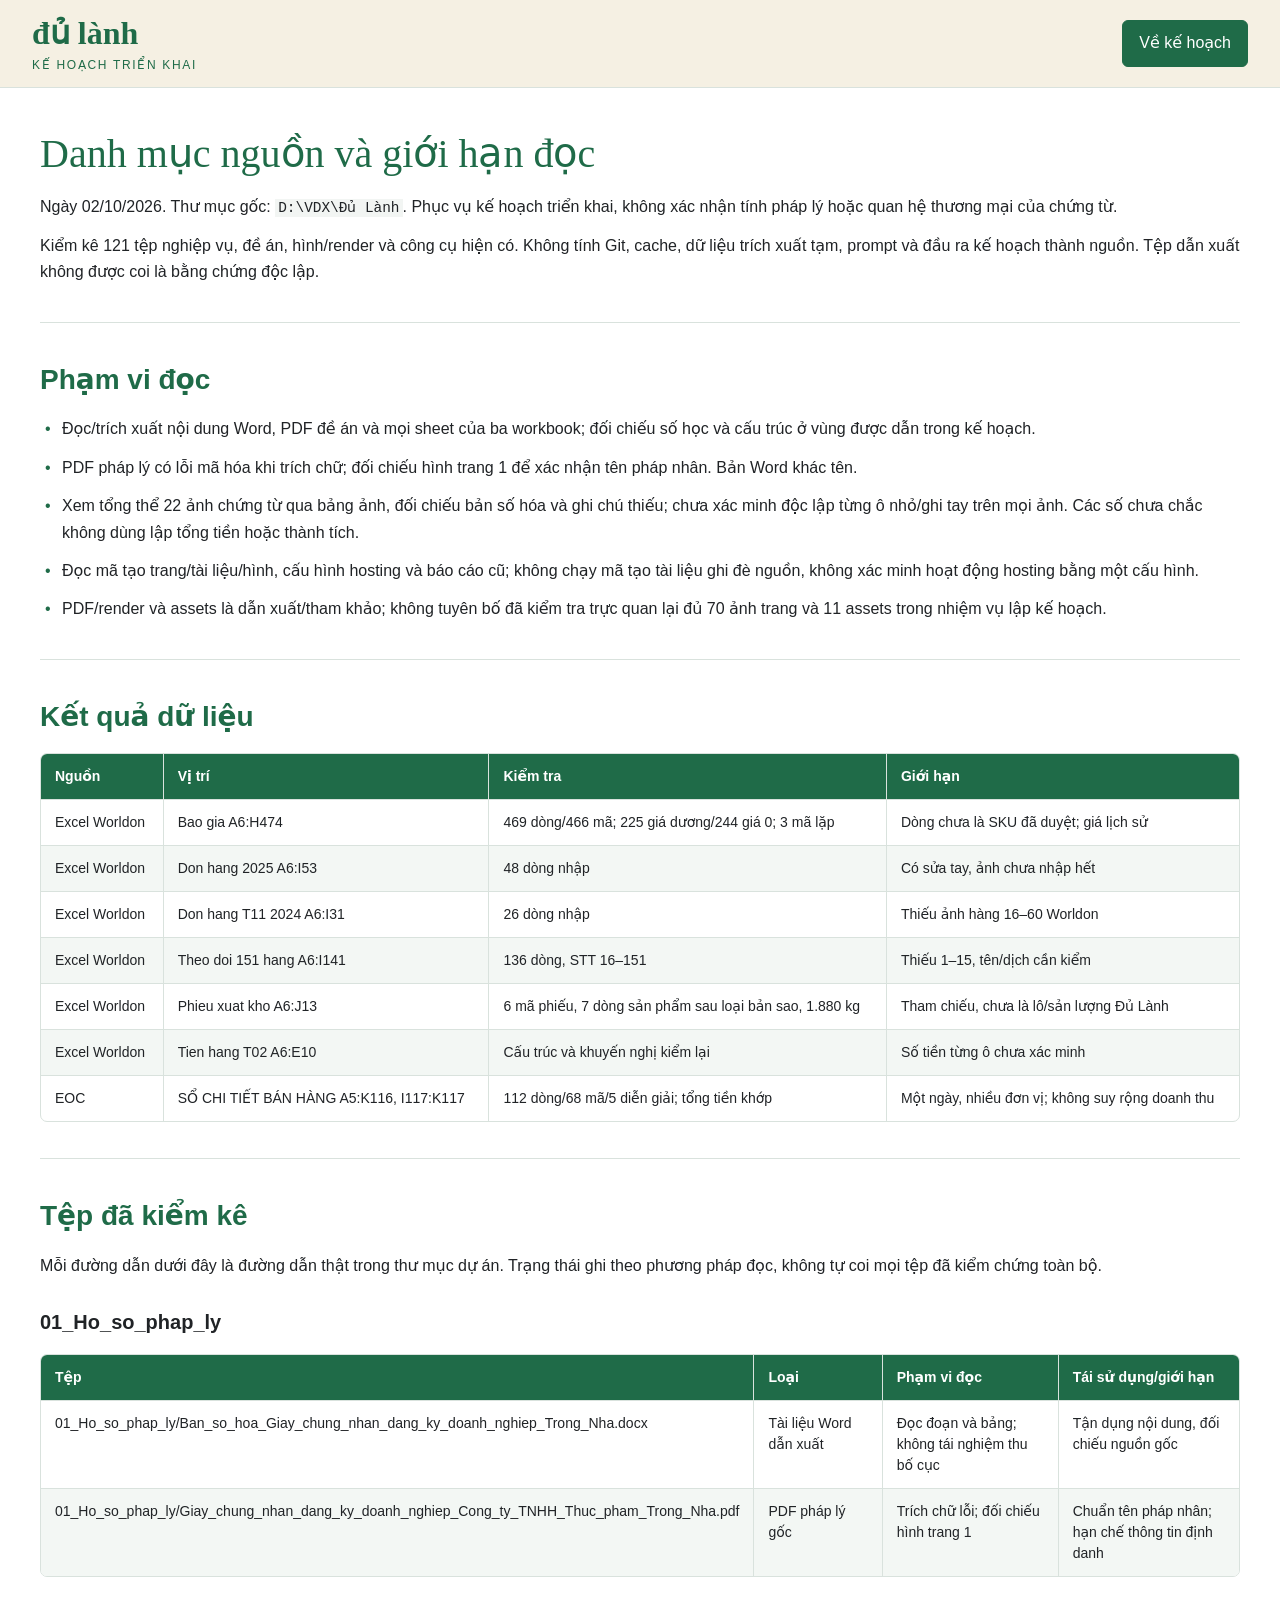
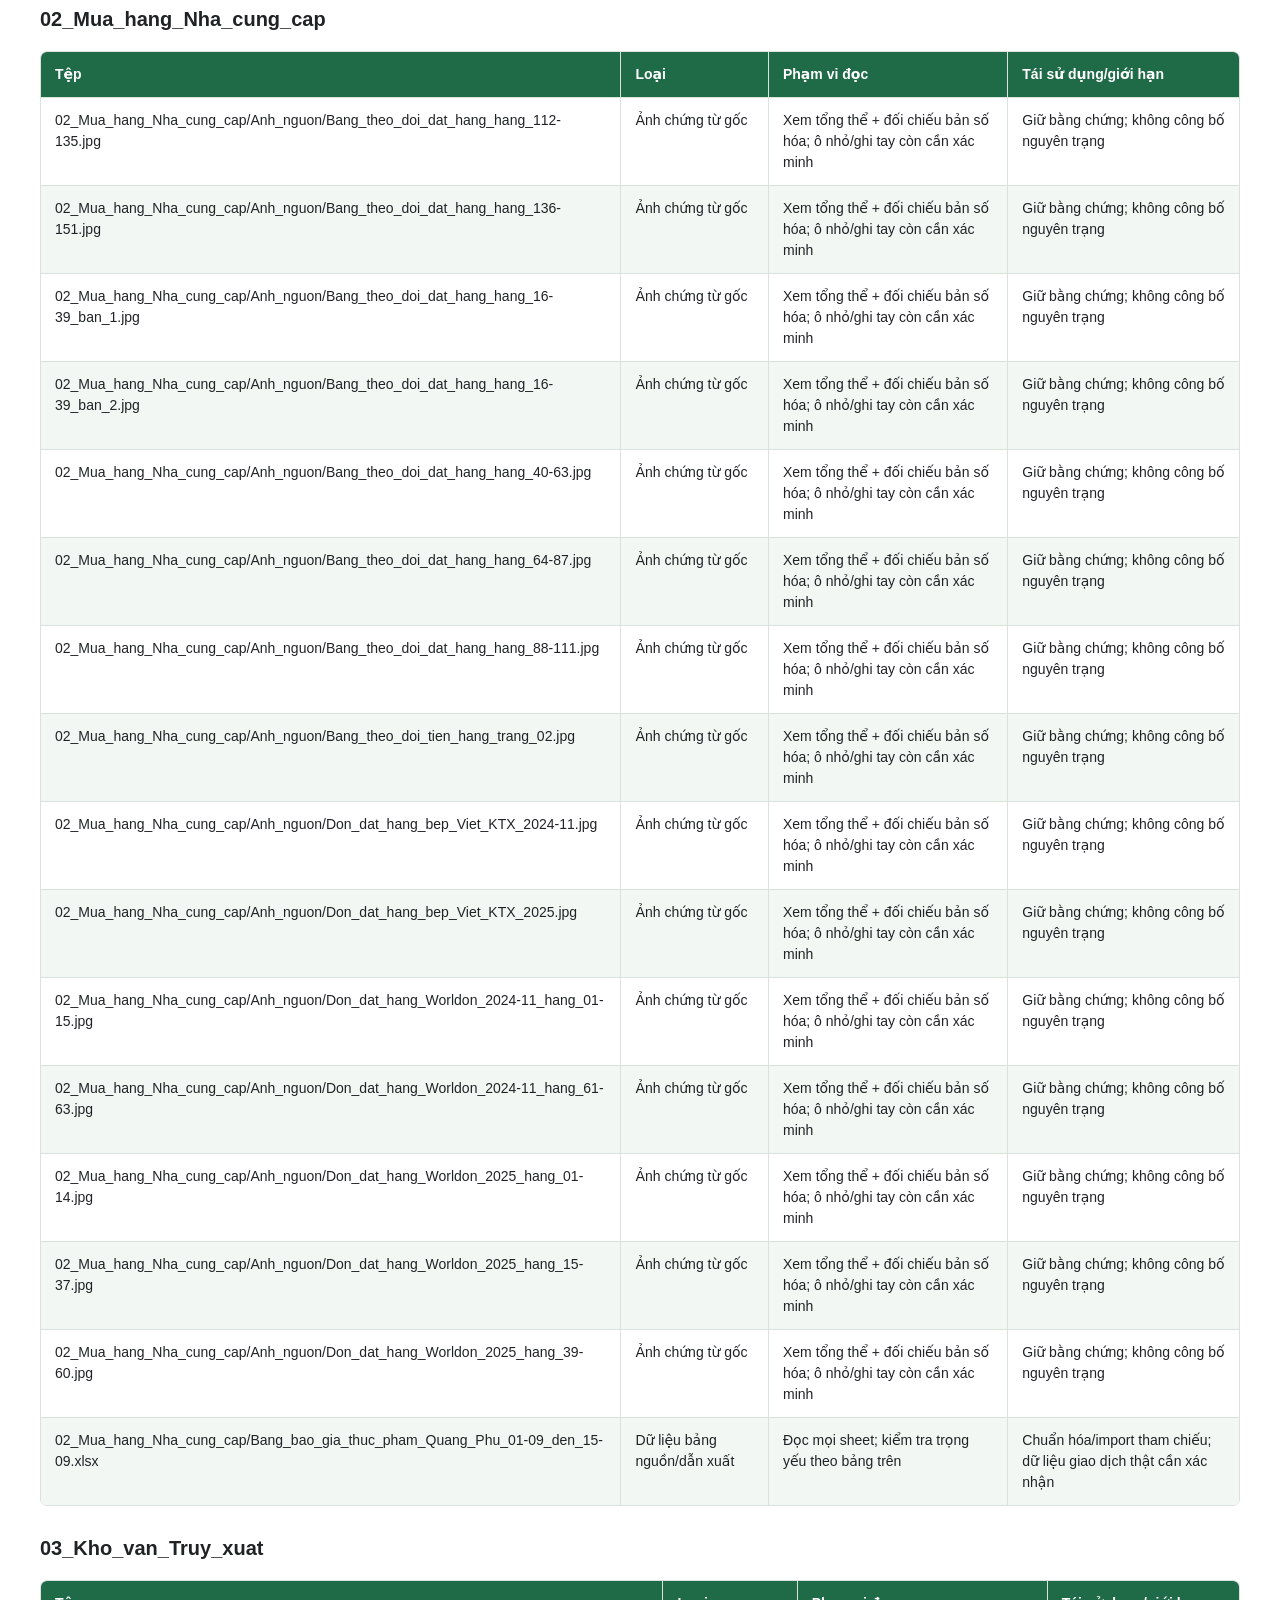
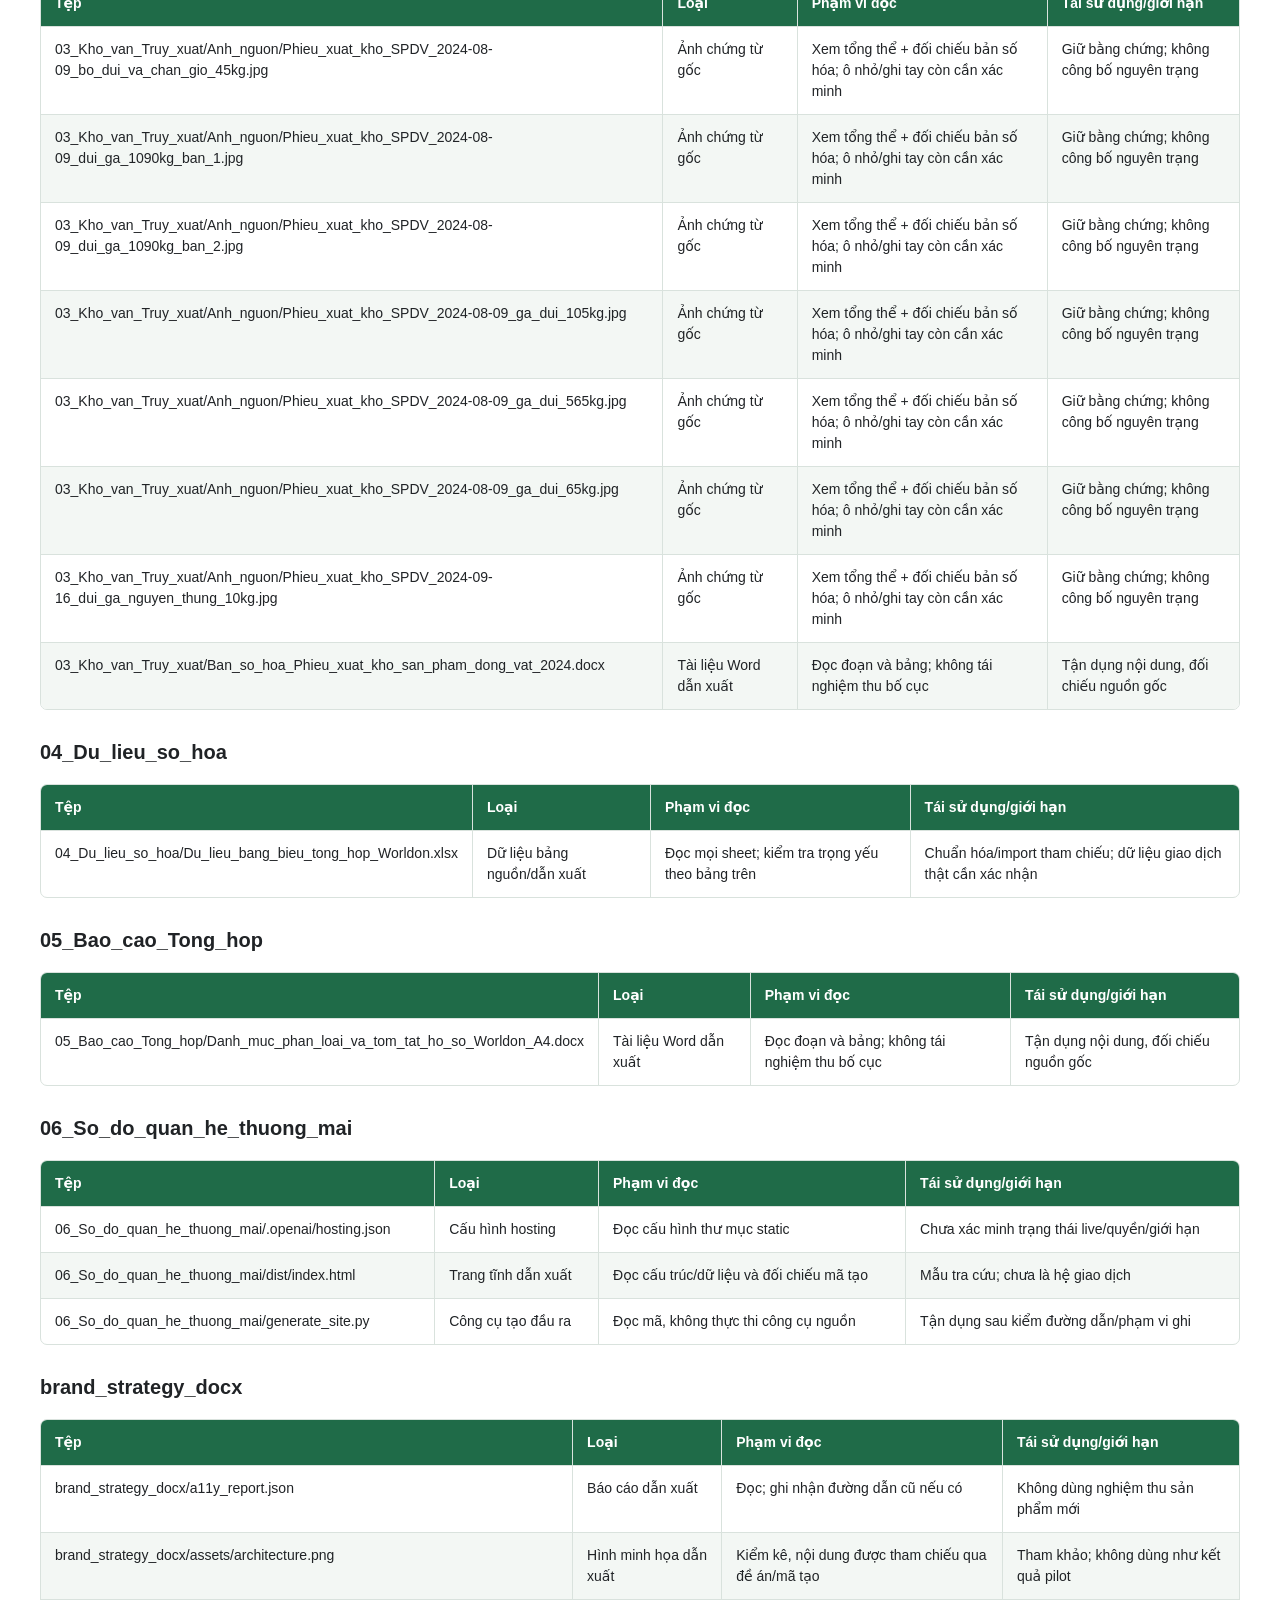
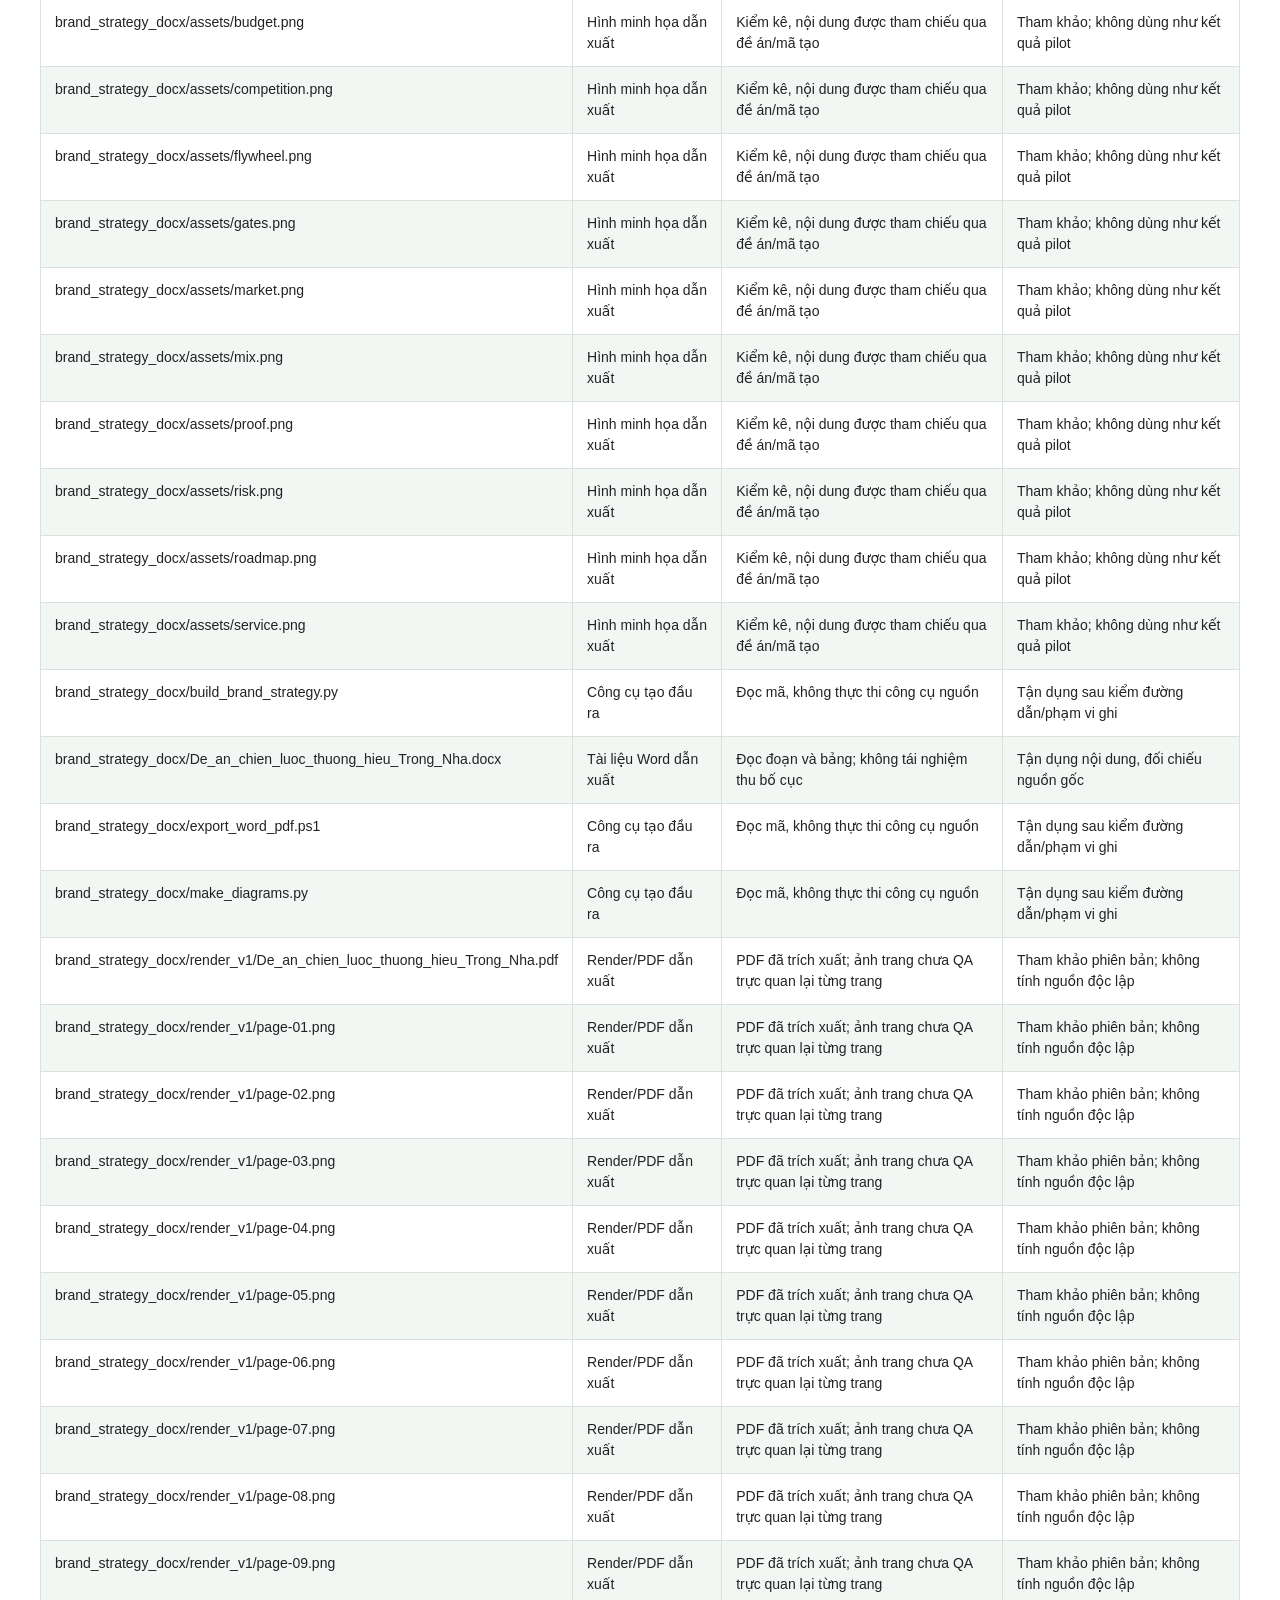
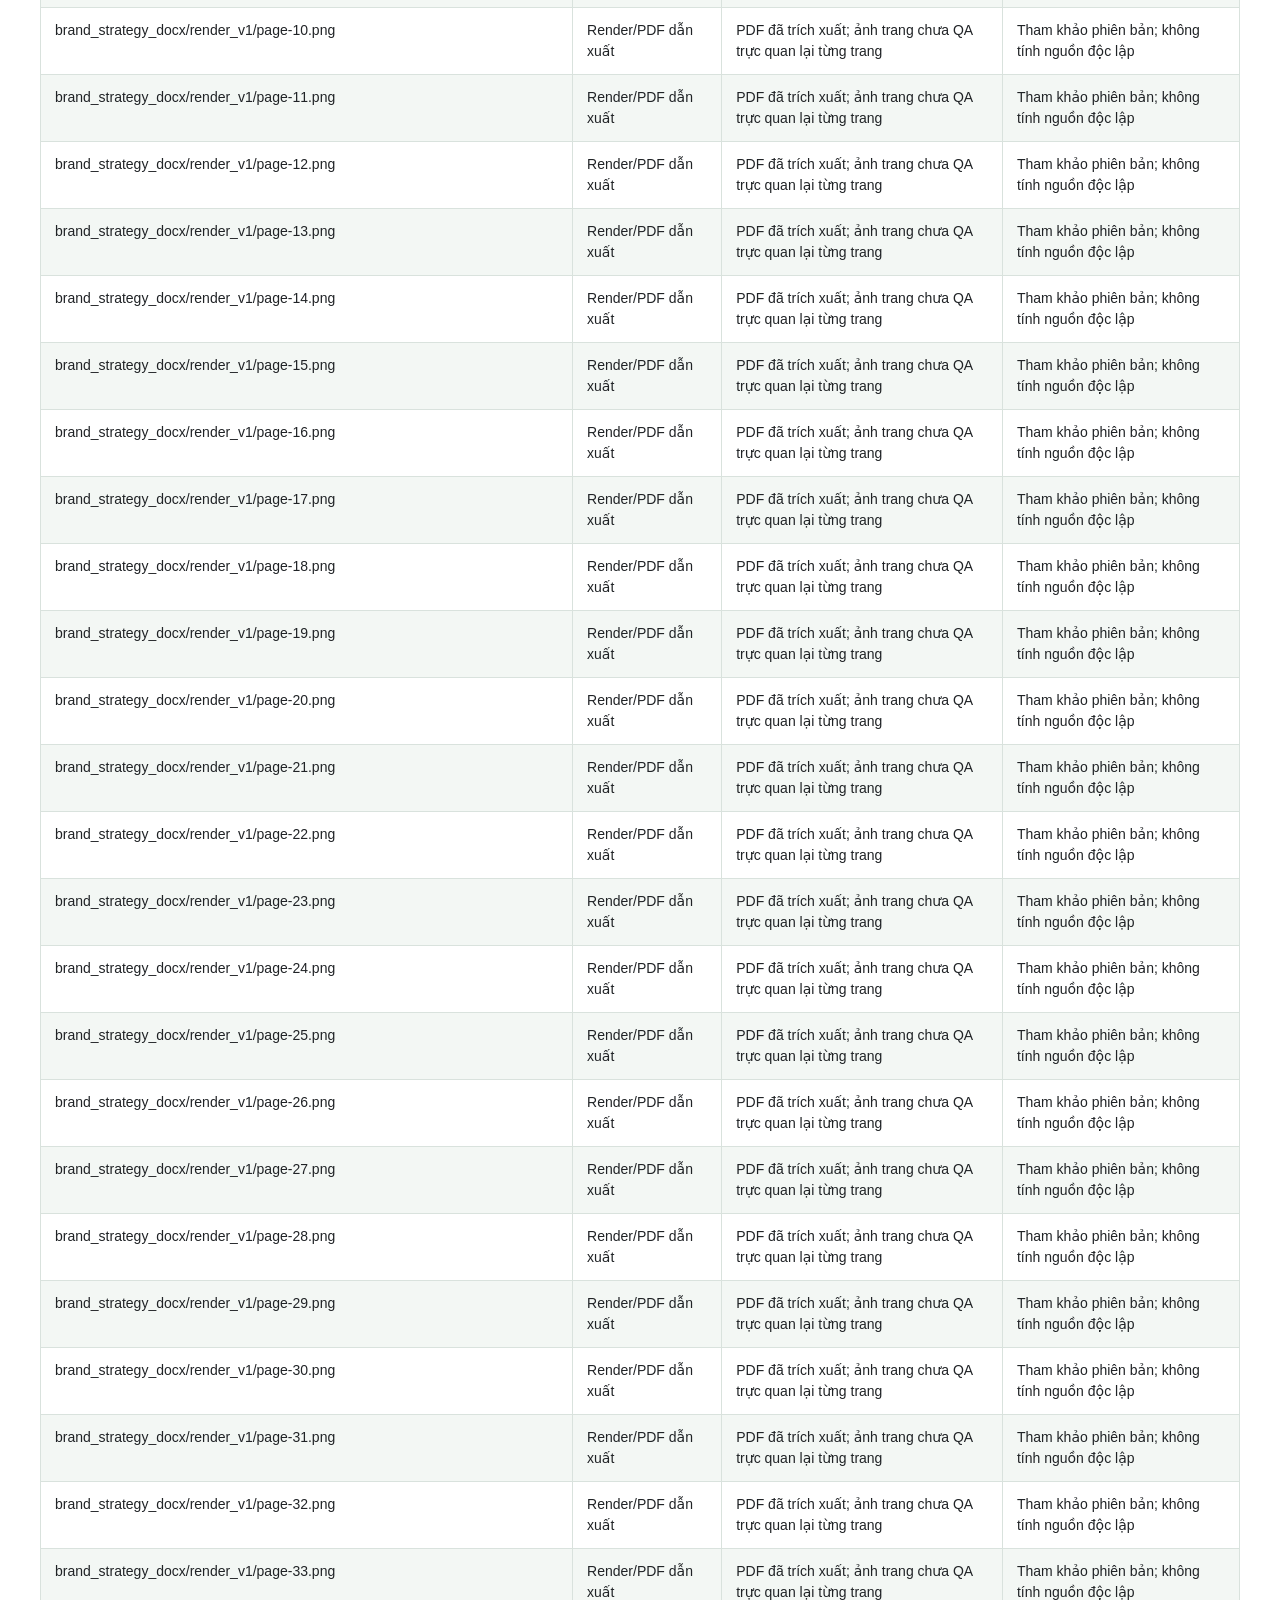
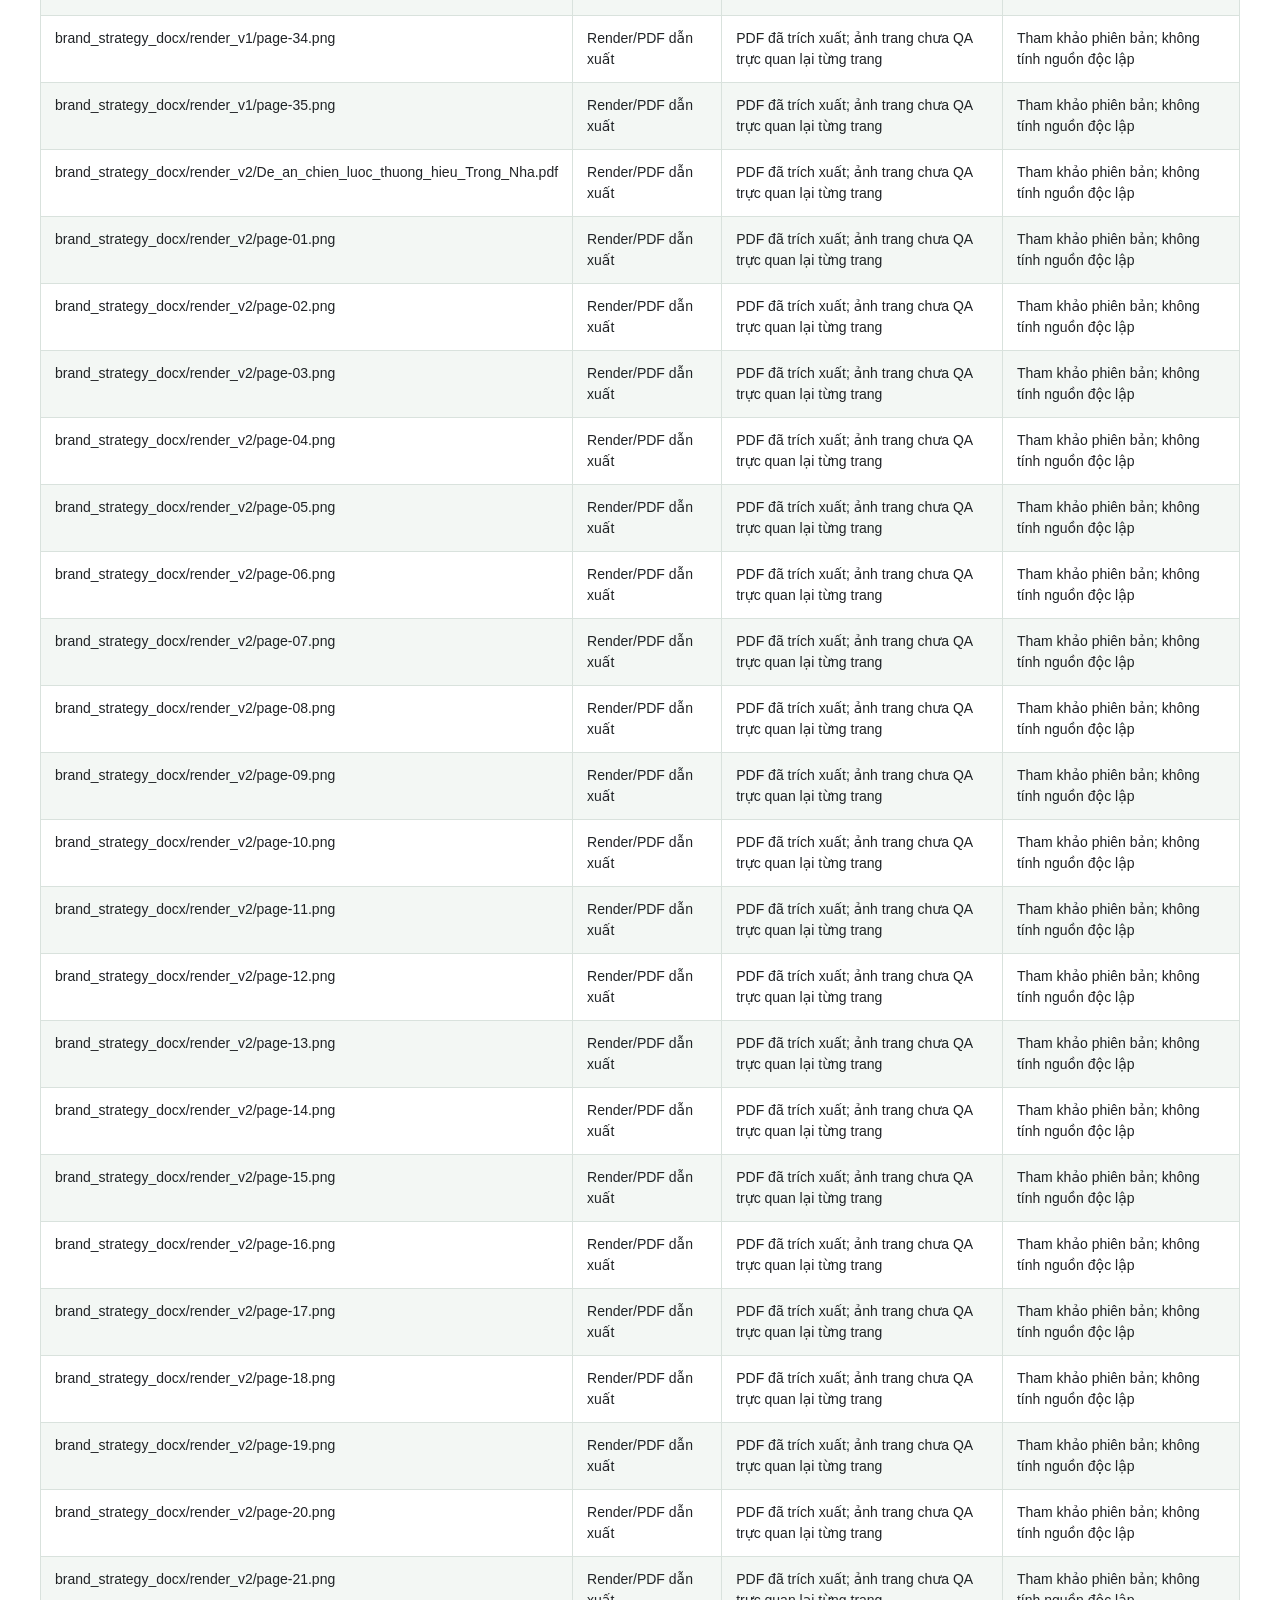
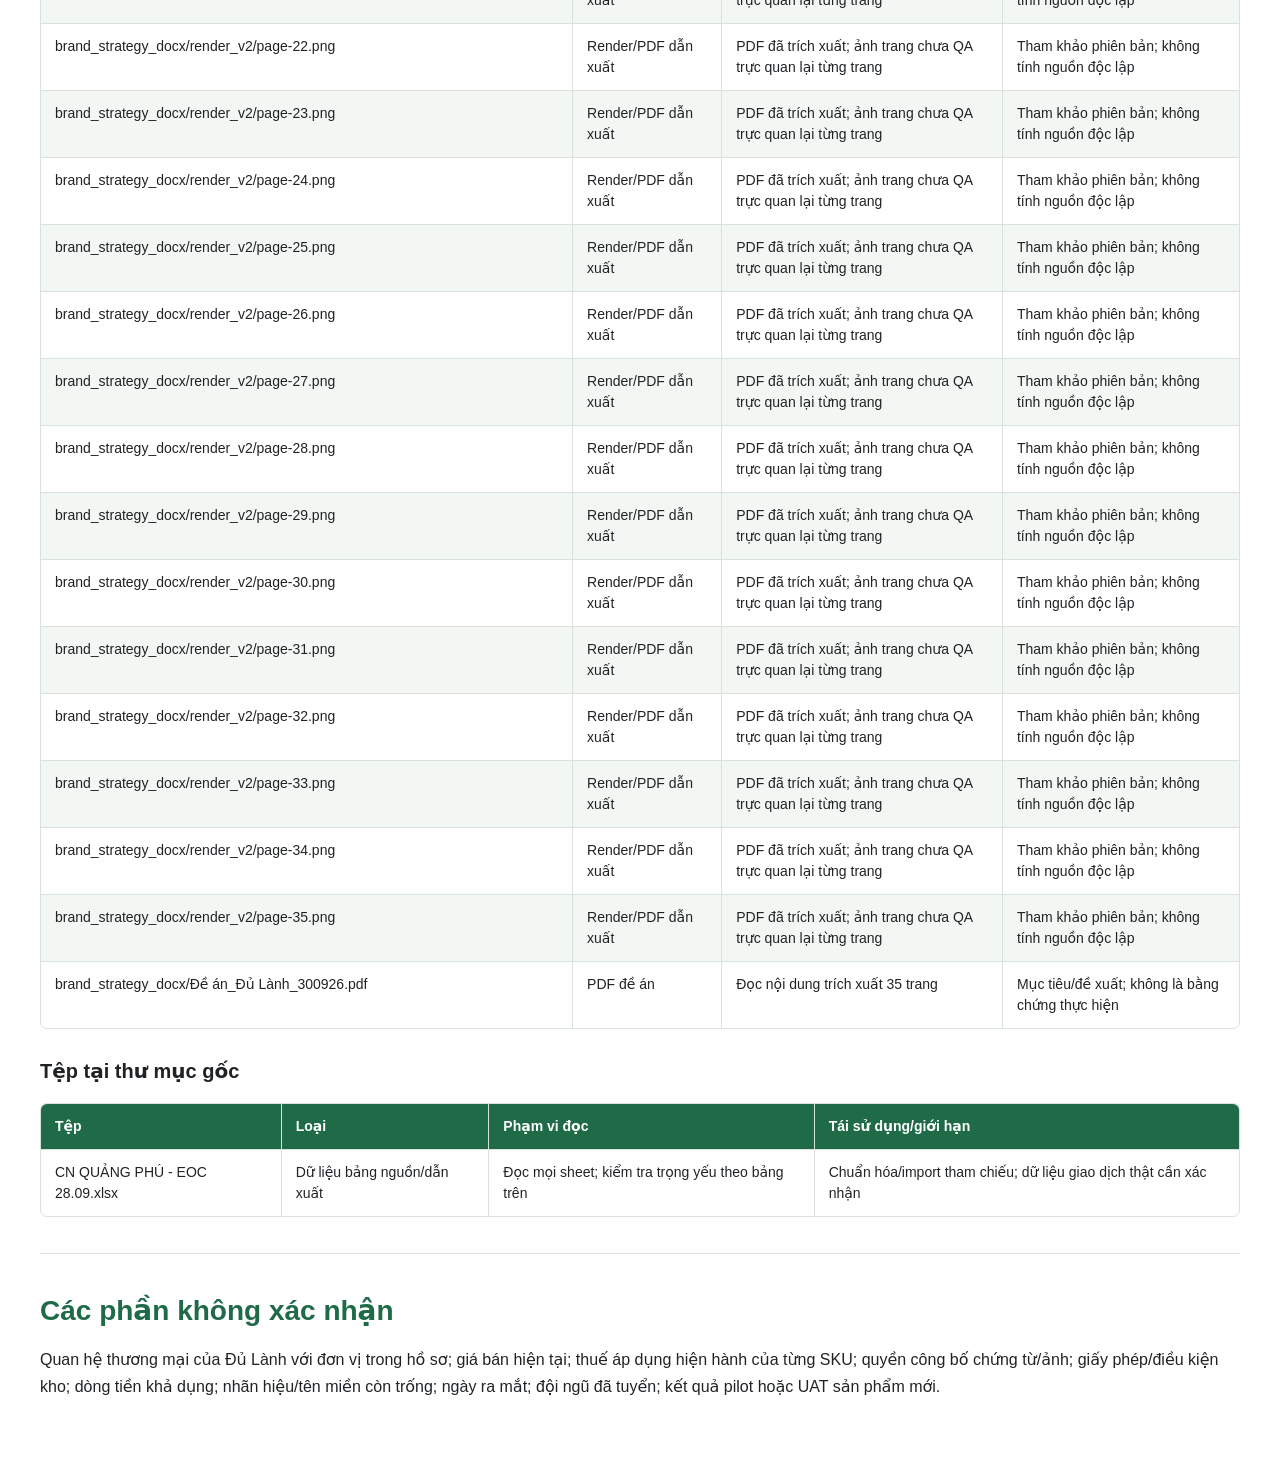
<file: du-lanh/danh-muc-nguon.html>
<!doctype html><html lang="vi"><head><meta charset="utf-8"><meta name="viewport" content="width=device-width,initial-scale=1"><meta name="description" content="Kế hoạch triển khai nhận diện thương hiệu, website, app và vận hành Đủ Lành"><title>Đủ Lành · Kế hoạch triển khai</title><link rel="icon" href="favicon.svg"><link rel="stylesheet" href="style.css"></head><body><header><a class="brand" href="index.html">đủ lành<span>KẾ HOẠCH TRIỂN KHAI</span></a><a class="download" href="index.html">Về kế hoạch</a></header><main class="inventory"><h1>Danh mục nguồn và giới hạn đọc</h1><p>Ngày 02/10/2026. Thư mục gốc: <code>D:\VDX\Đủ Lành</code>. Phục vụ kế hoạch triển khai, không xác nhận tính pháp lý hoặc quan hệ thương mại của chứng từ.</p><p>Kiểm kê 121 tệp nghiệp vụ, đề án, hình/render và công cụ hiện có. Không tính Git, cache, dữ liệu trích xuất tạm, prompt và đầu ra kế hoạch thành nguồn. Tệp dẫn xuất không được coi là bằng chứng độc lập.</p><section class="chapter" id="muc-"><h2 id="muc--title">Phạm vi đọc</h2><p class="bullet">Đọc/trích xuất nội dung Word, PDF đề án và mọi sheet của ba workbook; đối chiếu số học và cấu trúc ở vùng được dẫn trong kế hoạch.</p><p class="bullet">PDF pháp lý có lỗi mã hóa khi trích chữ; đối chiếu hình trang 1 để xác nhận tên pháp nhân. Bản Word khác tên.</p><p class="bullet">Xem tổng thể 22 ảnh chứng từ qua bảng ảnh, đối chiếu bản số hóa và ghi chú thiếu; chưa xác minh độc lập từng ô nhỏ/ghi tay trên mọi ảnh. Các số chưa chắc không dùng lập tổng tiền hoặc thành tích.</p><p class="bullet">Đọc mã tạo trang/tài liệu/hình, cấu hình hosting và báo cáo cũ; không chạy mã tạo tài liệu ghi đè nguồn, không xác minh hoạt động hosting bằng một cấu hình.</p><p class="bullet">PDF/render và assets là dẫn xuất/tham khảo; không tuyên bố đã kiểm tra trực quan lại đủ 70 ảnh trang và 11 assets trong nhiệm vụ lập kế hoạch.</p></section><section class="chapter" id="muc-"><h2 id="muc--title">Kết quả dữ liệu</h2><div class="table-wrap" tabindex="0" role="region" aria-label="Bảng kế hoạch có thể cuộn ngang"><table><thead><tr><th scope="col">Nguồn</th><th scope="col">Vị trí</th><th scope="col">Kiểm tra</th><th scope="col">Giới hạn</th></tr></thead><tbody><tr><td>Excel Worldon</td><td>Bao gia A6:H474</td><td>469 dòng/466 mã; 225 giá dương/244 giá 0; 3 mã lặp</td><td>Dòng chưa là SKU đã duyệt; giá lịch sử</td></tr><tr><td>Excel Worldon</td><td>Don hang 2025 A6:I53</td><td>48 dòng nhập</td><td>Có sửa tay, ảnh chưa nhập hết</td></tr><tr><td>Excel Worldon</td><td>Don hang T11 2024 A6:I31</td><td>26 dòng nhập</td><td>Thiếu ảnh hàng 16–60 Worldon</td></tr><tr><td>Excel Worldon</td><td>Theo doi 151 hang A6:I141</td><td>136 dòng, STT 16–151</td><td>Thiếu 1–15, tên/dịch cần kiểm</td></tr><tr><td>Excel Worldon</td><td>Phieu xuat kho A6:J13</td><td>6 mã phiếu, 7 dòng sản phẩm sau loại bản sao, 1.880 kg</td><td>Tham chiếu, chưa là lô/sản lượng Đủ Lành</td></tr><tr><td>Excel Worldon</td><td>Tien hang T02 A6:E10</td><td>Cấu trúc và khuyến nghị kiểm lại</td><td>Số tiền từng ô chưa xác minh</td></tr><tr><td>EOC</td><td>SỔ CHI TIẾT BÁN HÀNG A5:K116, I117:K117</td><td>112 dòng/68 mã/5 diễn giải; tổng tiền khớp</td><td>Một ngày, nhiều đơn vị; không suy rộng doanh thu</td></tr></tbody></table></div></section><section class="chapter" id="muc-"><h2 id="muc--title">Tệp đã kiểm kê</h2><p>Mỗi đường dẫn dưới đây là đường dẫn thật trong thư mục dự án. Trạng thái ghi theo phương pháp đọc, không tự coi mọi tệp đã kiểm chứng toàn bộ.</p><h3 id="muc-01-title">01_Ho_so_phap_ly</h3><div class="table-wrap" tabindex="0" role="region" aria-label="Bảng kế hoạch có thể cuộn ngang"><table><thead><tr><th scope="col">Tệp</th><th scope="col">Loại</th><th scope="col">Phạm vi đọc</th><th scope="col">Tái sử dụng/giới hạn</th></tr></thead><tbody><tr><td>01_Ho_so_phap_ly/Ban_so_hoa_Giay_chung_nhan_dang_ky_doanh_nghiep_Trong_Nha.docx</td><td>Tài liệu Word dẫn xuất</td><td>Đọc đoạn và bảng; không tái nghiệm thu bố cục</td><td>Tận dụng nội dung, đối chiếu nguồn gốc</td></tr><tr><td>01_Ho_so_phap_ly/Giay_chung_nhan_dang_ky_doanh_nghiep_Cong_ty_TNHH_Thuc_pham_Trong_Nha.pdf</td><td>PDF pháp lý gốc</td><td>Trích chữ lỗi; đối chiếu hình trang 1</td><td>Chuẩn tên pháp nhân; hạn chế thông tin định danh</td></tr></tbody></table></div><h3 id="muc-02-title">02_Mua_hang_Nha_cung_cap</h3><div class="table-wrap" tabindex="0" role="region" aria-label="Bảng kế hoạch có thể cuộn ngang"><table><thead><tr><th scope="col">Tệp</th><th scope="col">Loại</th><th scope="col">Phạm vi đọc</th><th scope="col">Tái sử dụng/giới hạn</th></tr></thead><tbody><tr><td>02_Mua_hang_Nha_cung_cap/Anh_nguon/Bang_theo_doi_dat_hang_hang_112-135.jpg</td><td>Ảnh chứng từ gốc</td><td>Xem tổng thể + đối chiếu bản số hóa; ô nhỏ/ghi tay còn cần xác minh</td><td>Giữ bằng chứng; không công bố nguyên trạng</td></tr><tr><td>02_Mua_hang_Nha_cung_cap/Anh_nguon/Bang_theo_doi_dat_hang_hang_136-151.jpg</td><td>Ảnh chứng từ gốc</td><td>Xem tổng thể + đối chiếu bản số hóa; ô nhỏ/ghi tay còn cần xác minh</td><td>Giữ bằng chứng; không công bố nguyên trạng</td></tr><tr><td>02_Mua_hang_Nha_cung_cap/Anh_nguon/Bang_theo_doi_dat_hang_hang_16-39_ban_1.jpg</td><td>Ảnh chứng từ gốc</td><td>Xem tổng thể + đối chiếu bản số hóa; ô nhỏ/ghi tay còn cần xác minh</td><td>Giữ bằng chứng; không công bố nguyên trạng</td></tr><tr><td>02_Mua_hang_Nha_cung_cap/Anh_nguon/Bang_theo_doi_dat_hang_hang_16-39_ban_2.jpg</td><td>Ảnh chứng từ gốc</td><td>Xem tổng thể + đối chiếu bản số hóa; ô nhỏ/ghi tay còn cần xác minh</td><td>Giữ bằng chứng; không công bố nguyên trạng</td></tr><tr><td>02_Mua_hang_Nha_cung_cap/Anh_nguon/Bang_theo_doi_dat_hang_hang_40-63.jpg</td><td>Ảnh chứng từ gốc</td><td>Xem tổng thể + đối chiếu bản số hóa; ô nhỏ/ghi tay còn cần xác minh</td><td>Giữ bằng chứng; không công bố nguyên trạng</td></tr><tr><td>02_Mua_hang_Nha_cung_cap/Anh_nguon/Bang_theo_doi_dat_hang_hang_64-87.jpg</td><td>Ảnh chứng từ gốc</td><td>Xem tổng thể + đối chiếu bản số hóa; ô nhỏ/ghi tay còn cần xác minh</td><td>Giữ bằng chứng; không công bố nguyên trạng</td></tr><tr><td>02_Mua_hang_Nha_cung_cap/Anh_nguon/Bang_theo_doi_dat_hang_hang_88-111.jpg</td><td>Ảnh chứng từ gốc</td><td>Xem tổng thể + đối chiếu bản số hóa; ô nhỏ/ghi tay còn cần xác minh</td><td>Giữ bằng chứng; không công bố nguyên trạng</td></tr><tr><td>02_Mua_hang_Nha_cung_cap/Anh_nguon/Bang_theo_doi_tien_hang_trang_02.jpg</td><td>Ảnh chứng từ gốc</td><td>Xem tổng thể + đối chiếu bản số hóa; ô nhỏ/ghi tay còn cần xác minh</td><td>Giữ bằng chứng; không công bố nguyên trạng</td></tr><tr><td>02_Mua_hang_Nha_cung_cap/Anh_nguon/Don_dat_hang_bep_Viet_KTX_2024-11.jpg</td><td>Ảnh chứng từ gốc</td><td>Xem tổng thể + đối chiếu bản số hóa; ô nhỏ/ghi tay còn cần xác minh</td><td>Giữ bằng chứng; không công bố nguyên trạng</td></tr><tr><td>02_Mua_hang_Nha_cung_cap/Anh_nguon/Don_dat_hang_bep_Viet_KTX_2025.jpg</td><td>Ảnh chứng từ gốc</td><td>Xem tổng thể + đối chiếu bản số hóa; ô nhỏ/ghi tay còn cần xác minh</td><td>Giữ bằng chứng; không công bố nguyên trạng</td></tr><tr><td>02_Mua_hang_Nha_cung_cap/Anh_nguon/Don_dat_hang_Worldon_2024-11_hang_01-15.jpg</td><td>Ảnh chứng từ gốc</td><td>Xem tổng thể + đối chiếu bản số hóa; ô nhỏ/ghi tay còn cần xác minh</td><td>Giữ bằng chứng; không công bố nguyên trạng</td></tr><tr><td>02_Mua_hang_Nha_cung_cap/Anh_nguon/Don_dat_hang_Worldon_2024-11_hang_61-63.jpg</td><td>Ảnh chứng từ gốc</td><td>Xem tổng thể + đối chiếu bản số hóa; ô nhỏ/ghi tay còn cần xác minh</td><td>Giữ bằng chứng; không công bố nguyên trạng</td></tr><tr><td>02_Mua_hang_Nha_cung_cap/Anh_nguon/Don_dat_hang_Worldon_2025_hang_01-14.jpg</td><td>Ảnh chứng từ gốc</td><td>Xem tổng thể + đối chiếu bản số hóa; ô nhỏ/ghi tay còn cần xác minh</td><td>Giữ bằng chứng; không công bố nguyên trạng</td></tr><tr><td>02_Mua_hang_Nha_cung_cap/Anh_nguon/Don_dat_hang_Worldon_2025_hang_15-37.jpg</td><td>Ảnh chứng từ gốc</td><td>Xem tổng thể + đối chiếu bản số hóa; ô nhỏ/ghi tay còn cần xác minh</td><td>Giữ bằng chứng; không công bố nguyên trạng</td></tr><tr><td>02_Mua_hang_Nha_cung_cap/Anh_nguon/Don_dat_hang_Worldon_2025_hang_39-60.jpg</td><td>Ảnh chứng từ gốc</td><td>Xem tổng thể + đối chiếu bản số hóa; ô nhỏ/ghi tay còn cần xác minh</td><td>Giữ bằng chứng; không công bố nguyên trạng</td></tr><tr><td>02_Mua_hang_Nha_cung_cap/Bang_bao_gia_thuc_pham_Quang_Phu_01-09_den_15-09.xlsx</td><td>Dữ liệu bảng nguồn/dẫn xuất</td><td>Đọc mọi sheet; kiểm tra trọng yếu theo bảng trên</td><td>Chuẩn hóa/import tham chiếu; dữ liệu giao dịch thật cần xác nhận</td></tr></tbody></table></div><h3 id="muc-03-title">03_Kho_van_Truy_xuat</h3><div class="table-wrap" tabindex="0" role="region" aria-label="Bảng kế hoạch có thể cuộn ngang"><table><thead><tr><th scope="col">Tệp</th><th scope="col">Loại</th><th scope="col">Phạm vi đọc</th><th scope="col">Tái sử dụng/giới hạn</th></tr></thead><tbody><tr><td>03_Kho_van_Truy_xuat/Anh_nguon/Phieu_xuat_kho_SPDV_2024-08-09_bo_dui_va_chan_gio_45kg.jpg</td><td>Ảnh chứng từ gốc</td><td>Xem tổng thể + đối chiếu bản số hóa; ô nhỏ/ghi tay còn cần xác minh</td><td>Giữ bằng chứng; không công bố nguyên trạng</td></tr><tr><td>03_Kho_van_Truy_xuat/Anh_nguon/Phieu_xuat_kho_SPDV_2024-08-09_dui_ga_1090kg_ban_1.jpg</td><td>Ảnh chứng từ gốc</td><td>Xem tổng thể + đối chiếu bản số hóa; ô nhỏ/ghi tay còn cần xác minh</td><td>Giữ bằng chứng; không công bố nguyên trạng</td></tr><tr><td>03_Kho_van_Truy_xuat/Anh_nguon/Phieu_xuat_kho_SPDV_2024-08-09_dui_ga_1090kg_ban_2.jpg</td><td>Ảnh chứng từ gốc</td><td>Xem tổng thể + đối chiếu bản số hóa; ô nhỏ/ghi tay còn cần xác minh</td><td>Giữ bằng chứng; không công bố nguyên trạng</td></tr><tr><td>03_Kho_van_Truy_xuat/Anh_nguon/Phieu_xuat_kho_SPDV_2024-08-09_ga_dui_105kg.jpg</td><td>Ảnh chứng từ gốc</td><td>Xem tổng thể + đối chiếu bản số hóa; ô nhỏ/ghi tay còn cần xác minh</td><td>Giữ bằng chứng; không công bố nguyên trạng</td></tr><tr><td>03_Kho_van_Truy_xuat/Anh_nguon/Phieu_xuat_kho_SPDV_2024-08-09_ga_dui_565kg.jpg</td><td>Ảnh chứng từ gốc</td><td>Xem tổng thể + đối chiếu bản số hóa; ô nhỏ/ghi tay còn cần xác minh</td><td>Giữ bằng chứng; không công bố nguyên trạng</td></tr><tr><td>03_Kho_van_Truy_xuat/Anh_nguon/Phieu_xuat_kho_SPDV_2024-08-09_ga_dui_65kg.jpg</td><td>Ảnh chứng từ gốc</td><td>Xem tổng thể + đối chiếu bản số hóa; ô nhỏ/ghi tay còn cần xác minh</td><td>Giữ bằng chứng; không công bố nguyên trạng</td></tr><tr><td>03_Kho_van_Truy_xuat/Anh_nguon/Phieu_xuat_kho_SPDV_2024-09-16_dui_ga_nguyen_thung_10kg.jpg</td><td>Ảnh chứng từ gốc</td><td>Xem tổng thể + đối chiếu bản số hóa; ô nhỏ/ghi tay còn cần xác minh</td><td>Giữ bằng chứng; không công bố nguyên trạng</td></tr><tr><td>03_Kho_van_Truy_xuat/Ban_so_hoa_Phieu_xuat_kho_san_pham_dong_vat_2024.docx</td><td>Tài liệu Word dẫn xuất</td><td>Đọc đoạn và bảng; không tái nghiệm thu bố cục</td><td>Tận dụng nội dung, đối chiếu nguồn gốc</td></tr></tbody></table></div><h3 id="muc-04-title">04_Du_lieu_so_hoa</h3><div class="table-wrap" tabindex="0" role="region" aria-label="Bảng kế hoạch có thể cuộn ngang"><table><thead><tr><th scope="col">Tệp</th><th scope="col">Loại</th><th scope="col">Phạm vi đọc</th><th scope="col">Tái sử dụng/giới hạn</th></tr></thead><tbody><tr><td>04_Du_lieu_so_hoa/Du_lieu_bang_bieu_tong_hop_Worldon.xlsx</td><td>Dữ liệu bảng nguồn/dẫn xuất</td><td>Đọc mọi sheet; kiểm tra trọng yếu theo bảng trên</td><td>Chuẩn hóa/import tham chiếu; dữ liệu giao dịch thật cần xác nhận</td></tr></tbody></table></div><h3 id="muc-05-title">05_Bao_cao_Tong_hop</h3><div class="table-wrap" tabindex="0" role="region" aria-label="Bảng kế hoạch có thể cuộn ngang"><table><thead><tr><th scope="col">Tệp</th><th scope="col">Loại</th><th scope="col">Phạm vi đọc</th><th scope="col">Tái sử dụng/giới hạn</th></tr></thead><tbody><tr><td>05_Bao_cao_Tong_hop/Danh_muc_phan_loai_va_tom_tat_ho_so_Worldon_A4.docx</td><td>Tài liệu Word dẫn xuất</td><td>Đọc đoạn và bảng; không tái nghiệm thu bố cục</td><td>Tận dụng nội dung, đối chiếu nguồn gốc</td></tr></tbody></table></div><h3 id="muc-06-title">06_So_do_quan_he_thuong_mai</h3><div class="table-wrap" tabindex="0" role="region" aria-label="Bảng kế hoạch có thể cuộn ngang"><table><thead><tr><th scope="col">Tệp</th><th scope="col">Loại</th><th scope="col">Phạm vi đọc</th><th scope="col">Tái sử dụng/giới hạn</th></tr></thead><tbody><tr><td>06_So_do_quan_he_thuong_mai/.openai/hosting.json</td><td>Cấu hình hosting</td><td>Đọc cấu hình thư mục static</td><td>Chưa xác minh trạng thái live/quyền/giới hạn</td></tr><tr><td>06_So_do_quan_he_thuong_mai/dist/index.html</td><td>Trang tĩnh dẫn xuất</td><td>Đọc cấu trúc/dữ liệu và đối chiếu mã tạo</td><td>Mẫu tra cứu; chưa là hệ giao dịch</td></tr><tr><td>06_So_do_quan_he_thuong_mai/generate_site.py</td><td>Công cụ tạo đầu ra</td><td>Đọc mã, không thực thi công cụ nguồn</td><td>Tận dụng sau kiểm đường dẫn/phạm vi ghi</td></tr></tbody></table></div><h3 id="muc--title">brand_strategy_docx</h3><div class="table-wrap" tabindex="0" role="region" aria-label="Bảng kế hoạch có thể cuộn ngang"><table><thead><tr><th scope="col">Tệp</th><th scope="col">Loại</th><th scope="col">Phạm vi đọc</th><th scope="col">Tái sử dụng/giới hạn</th></tr></thead><tbody><tr><td>brand_strategy_docx/a11y_report.json</td><td>Báo cáo dẫn xuất</td><td>Đọc; ghi nhận đường dẫn cũ nếu có</td><td>Không dùng nghiệm thu sản phẩm mới</td></tr><tr><td>brand_strategy_docx/assets/architecture.png</td><td>Hình minh họa dẫn xuất</td><td>Kiểm kê, nội dung được tham chiếu qua đề án/mã tạo</td><td>Tham khảo; không dùng như kết quả pilot</td></tr><tr><td>brand_strategy_docx/assets/budget.png</td><td>Hình minh họa dẫn xuất</td><td>Kiểm kê, nội dung được tham chiếu qua đề án/mã tạo</td><td>Tham khảo; không dùng như kết quả pilot</td></tr><tr><td>brand_strategy_docx/assets/competition.png</td><td>Hình minh họa dẫn xuất</td><td>Kiểm kê, nội dung được tham chiếu qua đề án/mã tạo</td><td>Tham khảo; không dùng như kết quả pilot</td></tr><tr><td>brand_strategy_docx/assets/flywheel.png</td><td>Hình minh họa dẫn xuất</td><td>Kiểm kê, nội dung được tham chiếu qua đề án/mã tạo</td><td>Tham khảo; không dùng như kết quả pilot</td></tr><tr><td>brand_strategy_docx/assets/gates.png</td><td>Hình minh họa dẫn xuất</td><td>Kiểm kê, nội dung được tham chiếu qua đề án/mã tạo</td><td>Tham khảo; không dùng như kết quả pilot</td></tr><tr><td>brand_strategy_docx/assets/market.png</td><td>Hình minh họa dẫn xuất</td><td>Kiểm kê, nội dung được tham chiếu qua đề án/mã tạo</td><td>Tham khảo; không dùng như kết quả pilot</td></tr><tr><td>brand_strategy_docx/assets/mix.png</td><td>Hình minh họa dẫn xuất</td><td>Kiểm kê, nội dung được tham chiếu qua đề án/mã tạo</td><td>Tham khảo; không dùng như kết quả pilot</td></tr><tr><td>brand_strategy_docx/assets/proof.png</td><td>Hình minh họa dẫn xuất</td><td>Kiểm kê, nội dung được tham chiếu qua đề án/mã tạo</td><td>Tham khảo; không dùng như kết quả pilot</td></tr><tr><td>brand_strategy_docx/assets/risk.png</td><td>Hình minh họa dẫn xuất</td><td>Kiểm kê, nội dung được tham chiếu qua đề án/mã tạo</td><td>Tham khảo; không dùng như kết quả pilot</td></tr><tr><td>brand_strategy_docx/assets/roadmap.png</td><td>Hình minh họa dẫn xuất</td><td>Kiểm kê, nội dung được tham chiếu qua đề án/mã tạo</td><td>Tham khảo; không dùng như kết quả pilot</td></tr><tr><td>brand_strategy_docx/assets/service.png</td><td>Hình minh họa dẫn xuất</td><td>Kiểm kê, nội dung được tham chiếu qua đề án/mã tạo</td><td>Tham khảo; không dùng như kết quả pilot</td></tr><tr><td>brand_strategy_docx/build_brand_strategy.py</td><td>Công cụ tạo đầu ra</td><td>Đọc mã, không thực thi công cụ nguồn</td><td>Tận dụng sau kiểm đường dẫn/phạm vi ghi</td></tr><tr><td>brand_strategy_docx/De_an_chien_luoc_thuong_hieu_Trong_Nha.docx</td><td>Tài liệu Word dẫn xuất</td><td>Đọc đoạn và bảng; không tái nghiệm thu bố cục</td><td>Tận dụng nội dung, đối chiếu nguồn gốc</td></tr><tr><td>brand_strategy_docx/export_word_pdf.ps1</td><td>Công cụ tạo đầu ra</td><td>Đọc mã, không thực thi công cụ nguồn</td><td>Tận dụng sau kiểm đường dẫn/phạm vi ghi</td></tr><tr><td>brand_strategy_docx/make_diagrams.py</td><td>Công cụ tạo đầu ra</td><td>Đọc mã, không thực thi công cụ nguồn</td><td>Tận dụng sau kiểm đường dẫn/phạm vi ghi</td></tr><tr><td>brand_strategy_docx/render_v1/De_an_chien_luoc_thuong_hieu_Trong_Nha.pdf</td><td>Render/PDF dẫn xuất</td><td>PDF đã trích xuất; ảnh trang chưa QA trực quan lại từng trang</td><td>Tham khảo phiên bản; không tính nguồn độc lập</td></tr><tr><td>brand_strategy_docx/render_v1/page-01.png</td><td>Render/PDF dẫn xuất</td><td>PDF đã trích xuất; ảnh trang chưa QA trực quan lại từng trang</td><td>Tham khảo phiên bản; không tính nguồn độc lập</td></tr><tr><td>brand_strategy_docx/render_v1/page-02.png</td><td>Render/PDF dẫn xuất</td><td>PDF đã trích xuất; ảnh trang chưa QA trực quan lại từng trang</td><td>Tham khảo phiên bản; không tính nguồn độc lập</td></tr><tr><td>brand_strategy_docx/render_v1/page-03.png</td><td>Render/PDF dẫn xuất</td><td>PDF đã trích xuất; ảnh trang chưa QA trực quan lại từng trang</td><td>Tham khảo phiên bản; không tính nguồn độc lập</td></tr><tr><td>brand_strategy_docx/render_v1/page-04.png</td><td>Render/PDF dẫn xuất</td><td>PDF đã trích xuất; ảnh trang chưa QA trực quan lại từng trang</td><td>Tham khảo phiên bản; không tính nguồn độc lập</td></tr><tr><td>brand_strategy_docx/render_v1/page-05.png</td><td>Render/PDF dẫn xuất</td><td>PDF đã trích xuất; ảnh trang chưa QA trực quan lại từng trang</td><td>Tham khảo phiên bản; không tính nguồn độc lập</td></tr><tr><td>brand_strategy_docx/render_v1/page-06.png</td><td>Render/PDF dẫn xuất</td><td>PDF đã trích xuất; ảnh trang chưa QA trực quan lại từng trang</td><td>Tham khảo phiên bản; không tính nguồn độc lập</td></tr><tr><td>brand_strategy_docx/render_v1/page-07.png</td><td>Render/PDF dẫn xuất</td><td>PDF đã trích xuất; ảnh trang chưa QA trực quan lại từng trang</td><td>Tham khảo phiên bản; không tính nguồn độc lập</td></tr><tr><td>brand_strategy_docx/render_v1/page-08.png</td><td>Render/PDF dẫn xuất</td><td>PDF đã trích xuất; ảnh trang chưa QA trực quan lại từng trang</td><td>Tham khảo phiên bản; không tính nguồn độc lập</td></tr><tr><td>brand_strategy_docx/render_v1/page-09.png</td><td>Render/PDF dẫn xuất</td><td>PDF đã trích xuất; ảnh trang chưa QA trực quan lại từng trang</td><td>Tham khảo phiên bản; không tính nguồn độc lập</td></tr><tr><td>brand_strategy_docx/render_v1/page-10.png</td><td>Render/PDF dẫn xuất</td><td>PDF đã trích xuất; ảnh trang chưa QA trực quan lại từng trang</td><td>Tham khảo phiên bản; không tính nguồn độc lập</td></tr><tr><td>brand_strategy_docx/render_v1/page-11.png</td><td>Render/PDF dẫn xuất</td><td>PDF đã trích xuất; ảnh trang chưa QA trực quan lại từng trang</td><td>Tham khảo phiên bản; không tính nguồn độc lập</td></tr><tr><td>brand_strategy_docx/render_v1/page-12.png</td><td>Render/PDF dẫn xuất</td><td>PDF đã trích xuất; ảnh trang chưa QA trực quan lại từng trang</td><td>Tham khảo phiên bản; không tính nguồn độc lập</td></tr><tr><td>brand_strategy_docx/render_v1/page-13.png</td><td>Render/PDF dẫn xuất</td><td>PDF đã trích xuất; ảnh trang chưa QA trực quan lại từng trang</td><td>Tham khảo phiên bản; không tính nguồn độc lập</td></tr><tr><td>brand_strategy_docx/render_v1/page-14.png</td><td>Render/PDF dẫn xuất</td><td>PDF đã trích xuất; ảnh trang chưa QA trực quan lại từng trang</td><td>Tham khảo phiên bản; không tính nguồn độc lập</td></tr><tr><td>brand_strategy_docx/render_v1/page-15.png</td><td>Render/PDF dẫn xuất</td><td>PDF đã trích xuất; ảnh trang chưa QA trực quan lại từng trang</td><td>Tham khảo phiên bản; không tính nguồn độc lập</td></tr><tr><td>brand_strategy_docx/render_v1/page-16.png</td><td>Render/PDF dẫn xuất</td><td>PDF đã trích xuất; ảnh trang chưa QA trực quan lại từng trang</td><td>Tham khảo phiên bản; không tính nguồn độc lập</td></tr><tr><td>brand_strategy_docx/render_v1/page-17.png</td><td>Render/PDF dẫn xuất</td><td>PDF đã trích xuất; ảnh trang chưa QA trực quan lại từng trang</td><td>Tham khảo phiên bản; không tính nguồn độc lập</td></tr><tr><td>brand_strategy_docx/render_v1/page-18.png</td><td>Render/PDF dẫn xuất</td><td>PDF đã trích xuất; ảnh trang chưa QA trực quan lại từng trang</td><td>Tham khảo phiên bản; không tính nguồn độc lập</td></tr><tr><td>brand_strategy_docx/render_v1/page-19.png</td><td>Render/PDF dẫn xuất</td><td>PDF đã trích xuất; ảnh trang chưa QA trực quan lại từng trang</td><td>Tham khảo phiên bản; không tính nguồn độc lập</td></tr><tr><td>brand_strategy_docx/render_v1/page-20.png</td><td>Render/PDF dẫn xuất</td><td>PDF đã trích xuất; ảnh trang chưa QA trực quan lại từng trang</td><td>Tham khảo phiên bản; không tính nguồn độc lập</td></tr><tr><td>brand_strategy_docx/render_v1/page-21.png</td><td>Render/PDF dẫn xuất</td><td>PDF đã trích xuất; ảnh trang chưa QA trực quan lại từng trang</td><td>Tham khảo phiên bản; không tính nguồn độc lập</td></tr><tr><td>brand_strategy_docx/render_v1/page-22.png</td><td>Render/PDF dẫn xuất</td><td>PDF đã trích xuất; ảnh trang chưa QA trực quan lại từng trang</td><td>Tham khảo phiên bản; không tính nguồn độc lập</td></tr><tr><td>brand_strategy_docx/render_v1/page-23.png</td><td>Render/PDF dẫn xuất</td><td>PDF đã trích xuất; ảnh trang chưa QA trực quan lại từng trang</td><td>Tham khảo phiên bản; không tính nguồn độc lập</td></tr><tr><td>brand_strategy_docx/render_v1/page-24.png</td><td>Render/PDF dẫn xuất</td><td>PDF đã trích xuất; ảnh trang chưa QA trực quan lại từng trang</td><td>Tham khảo phiên bản; không tính nguồn độc lập</td></tr><tr><td>brand_strategy_docx/render_v1/page-25.png</td><td>Render/PDF dẫn xuất</td><td>PDF đã trích xuất; ảnh trang chưa QA trực quan lại từng trang</td><td>Tham khảo phiên bản; không tính nguồn độc lập</td></tr><tr><td>brand_strategy_docx/render_v1/page-26.png</td><td>Render/PDF dẫn xuất</td><td>PDF đã trích xuất; ảnh trang chưa QA trực quan lại từng trang</td><td>Tham khảo phiên bản; không tính nguồn độc lập</td></tr><tr><td>brand_strategy_docx/render_v1/page-27.png</td><td>Render/PDF dẫn xuất</td><td>PDF đã trích xuất; ảnh trang chưa QA trực quan lại từng trang</td><td>Tham khảo phiên bản; không tính nguồn độc lập</td></tr><tr><td>brand_strategy_docx/render_v1/page-28.png</td><td>Render/PDF dẫn xuất</td><td>PDF đã trích xuất; ảnh trang chưa QA trực quan lại từng trang</td><td>Tham khảo phiên bản; không tính nguồn độc lập</td></tr><tr><td>brand_strategy_docx/render_v1/page-29.png</td><td>Render/PDF dẫn xuất</td><td>PDF đã trích xuất; ảnh trang chưa QA trực quan lại từng trang</td><td>Tham khảo phiên bản; không tính nguồn độc lập</td></tr><tr><td>brand_strategy_docx/render_v1/page-30.png</td><td>Render/PDF dẫn xuất</td><td>PDF đã trích xuất; ảnh trang chưa QA trực quan lại từng trang</td><td>Tham khảo phiên bản; không tính nguồn độc lập</td></tr><tr><td>brand_strategy_docx/render_v1/page-31.png</td><td>Render/PDF dẫn xuất</td><td>PDF đã trích xuất; ảnh trang chưa QA trực quan lại từng trang</td><td>Tham khảo phiên bản; không tính nguồn độc lập</td></tr><tr><td>brand_strategy_docx/render_v1/page-32.png</td><td>Render/PDF dẫn xuất</td><td>PDF đã trích xuất; ảnh trang chưa QA trực quan lại từng trang</td><td>Tham khảo phiên bản; không tính nguồn độc lập</td></tr><tr><td>brand_strategy_docx/render_v1/page-33.png</td><td>Render/PDF dẫn xuất</td><td>PDF đã trích xuất; ảnh trang chưa QA trực quan lại từng trang</td><td>Tham khảo phiên bản; không tính nguồn độc lập</td></tr><tr><td>brand_strategy_docx/render_v1/page-34.png</td><td>Render/PDF dẫn xuất</td><td>PDF đã trích xuất; ảnh trang chưa QA trực quan lại từng trang</td><td>Tham khảo phiên bản; không tính nguồn độc lập</td></tr><tr><td>brand_strategy_docx/render_v1/page-35.png</td><td>Render/PDF dẫn xuất</td><td>PDF đã trích xuất; ảnh trang chưa QA trực quan lại từng trang</td><td>Tham khảo phiên bản; không tính nguồn độc lập</td></tr><tr><td>brand_strategy_docx/render_v2/De_an_chien_luoc_thuong_hieu_Trong_Nha.pdf</td><td>Render/PDF dẫn xuất</td><td>PDF đã trích xuất; ảnh trang chưa QA trực quan lại từng trang</td><td>Tham khảo phiên bản; không tính nguồn độc lập</td></tr><tr><td>brand_strategy_docx/render_v2/page-01.png</td><td>Render/PDF dẫn xuất</td><td>PDF đã trích xuất; ảnh trang chưa QA trực quan lại từng trang</td><td>Tham khảo phiên bản; không tính nguồn độc lập</td></tr><tr><td>brand_strategy_docx/render_v2/page-02.png</td><td>Render/PDF dẫn xuất</td><td>PDF đã trích xuất; ảnh trang chưa QA trực quan lại từng trang</td><td>Tham khảo phiên bản; không tính nguồn độc lập</td></tr><tr><td>brand_strategy_docx/render_v2/page-03.png</td><td>Render/PDF dẫn xuất</td><td>PDF đã trích xuất; ảnh trang chưa QA trực quan lại từng trang</td><td>Tham khảo phiên bản; không tính nguồn độc lập</td></tr><tr><td>brand_strategy_docx/render_v2/page-04.png</td><td>Render/PDF dẫn xuất</td><td>PDF đã trích xuất; ảnh trang chưa QA trực quan lại từng trang</td><td>Tham khảo phiên bản; không tính nguồn độc lập</td></tr><tr><td>brand_strategy_docx/render_v2/page-05.png</td><td>Render/PDF dẫn xuất</td><td>PDF đã trích xuất; ảnh trang chưa QA trực quan lại từng trang</td><td>Tham khảo phiên bản; không tính nguồn độc lập</td></tr><tr><td>brand_strategy_docx/render_v2/page-06.png</td><td>Render/PDF dẫn xuất</td><td>PDF đã trích xuất; ảnh trang chưa QA trực quan lại từng trang</td><td>Tham khảo phiên bản; không tính nguồn độc lập</td></tr><tr><td>brand_strategy_docx/render_v2/page-07.png</td><td>Render/PDF dẫn xuất</td><td>PDF đã trích xuất; ảnh trang chưa QA trực quan lại từng trang</td><td>Tham khảo phiên bản; không tính nguồn độc lập</td></tr><tr><td>brand_strategy_docx/render_v2/page-08.png</td><td>Render/PDF dẫn xuất</td><td>PDF đã trích xuất; ảnh trang chưa QA trực quan lại từng trang</td><td>Tham khảo phiên bản; không tính nguồn độc lập</td></tr><tr><td>brand_strategy_docx/render_v2/page-09.png</td><td>Render/PDF dẫn xuất</td><td>PDF đã trích xuất; ảnh trang chưa QA trực quan lại từng trang</td><td>Tham khảo phiên bản; không tính nguồn độc lập</td></tr><tr><td>brand_strategy_docx/render_v2/page-10.png</td><td>Render/PDF dẫn xuất</td><td>PDF đã trích xuất; ảnh trang chưa QA trực quan lại từng trang</td><td>Tham khảo phiên bản; không tính nguồn độc lập</td></tr><tr><td>brand_strategy_docx/render_v2/page-11.png</td><td>Render/PDF dẫn xuất</td><td>PDF đã trích xuất; ảnh trang chưa QA trực quan lại từng trang</td><td>Tham khảo phiên bản; không tính nguồn độc lập</td></tr><tr><td>brand_strategy_docx/render_v2/page-12.png</td><td>Render/PDF dẫn xuất</td><td>PDF đã trích xuất; ảnh trang chưa QA trực quan lại từng trang</td><td>Tham khảo phiên bản; không tính nguồn độc lập</td></tr><tr><td>brand_strategy_docx/render_v2/page-13.png</td><td>Render/PDF dẫn xuất</td><td>PDF đã trích xuất; ảnh trang chưa QA trực quan lại từng trang</td><td>Tham khảo phiên bản; không tính nguồn độc lập</td></tr><tr><td>brand_strategy_docx/render_v2/page-14.png</td><td>Render/PDF dẫn xuất</td><td>PDF đã trích xuất; ảnh trang chưa QA trực quan lại từng trang</td><td>Tham khảo phiên bản; không tính nguồn độc lập</td></tr><tr><td>brand_strategy_docx/render_v2/page-15.png</td><td>Render/PDF dẫn xuất</td><td>PDF đã trích xuất; ảnh trang chưa QA trực quan lại từng trang</td><td>Tham khảo phiên bản; không tính nguồn độc lập</td></tr><tr><td>brand_strategy_docx/render_v2/page-16.png</td><td>Render/PDF dẫn xuất</td><td>PDF đã trích xuất; ảnh trang chưa QA trực quan lại từng trang</td><td>Tham khảo phiên bản; không tính nguồn độc lập</td></tr><tr><td>brand_strategy_docx/render_v2/page-17.png</td><td>Render/PDF dẫn xuất</td><td>PDF đã trích xuất; ảnh trang chưa QA trực quan lại từng trang</td><td>Tham khảo phiên bản; không tính nguồn độc lập</td></tr><tr><td>brand_strategy_docx/render_v2/page-18.png</td><td>Render/PDF dẫn xuất</td><td>PDF đã trích xuất; ảnh trang chưa QA trực quan lại từng trang</td><td>Tham khảo phiên bản; không tính nguồn độc lập</td></tr><tr><td>brand_strategy_docx/render_v2/page-19.png</td><td>Render/PDF dẫn xuất</td><td>PDF đã trích xuất; ảnh trang chưa QA trực quan lại từng trang</td><td>Tham khảo phiên bản; không tính nguồn độc lập</td></tr><tr><td>brand_strategy_docx/render_v2/page-20.png</td><td>Render/PDF dẫn xuất</td><td>PDF đã trích xuất; ảnh trang chưa QA trực quan lại từng trang</td><td>Tham khảo phiên bản; không tính nguồn độc lập</td></tr><tr><td>brand_strategy_docx/render_v2/page-21.png</td><td>Render/PDF dẫn xuất</td><td>PDF đã trích xuất; ảnh trang chưa QA trực quan lại từng trang</td><td>Tham khảo phiên bản; không tính nguồn độc lập</td></tr><tr><td>brand_strategy_docx/render_v2/page-22.png</td><td>Render/PDF dẫn xuất</td><td>PDF đã trích xuất; ảnh trang chưa QA trực quan lại từng trang</td><td>Tham khảo phiên bản; không tính nguồn độc lập</td></tr><tr><td>brand_strategy_docx/render_v2/page-23.png</td><td>Render/PDF dẫn xuất</td><td>PDF đã trích xuất; ảnh trang chưa QA trực quan lại từng trang</td><td>Tham khảo phiên bản; không tính nguồn độc lập</td></tr><tr><td>brand_strategy_docx/render_v2/page-24.png</td><td>Render/PDF dẫn xuất</td><td>PDF đã trích xuất; ảnh trang chưa QA trực quan lại từng trang</td><td>Tham khảo phiên bản; không tính nguồn độc lập</td></tr><tr><td>brand_strategy_docx/render_v2/page-25.png</td><td>Render/PDF dẫn xuất</td><td>PDF đã trích xuất; ảnh trang chưa QA trực quan lại từng trang</td><td>Tham khảo phiên bản; không tính nguồn độc lập</td></tr><tr><td>brand_strategy_docx/render_v2/page-26.png</td><td>Render/PDF dẫn xuất</td><td>PDF đã trích xuất; ảnh trang chưa QA trực quan lại từng trang</td><td>Tham khảo phiên bản; không tính nguồn độc lập</td></tr><tr><td>brand_strategy_docx/render_v2/page-27.png</td><td>Render/PDF dẫn xuất</td><td>PDF đã trích xuất; ảnh trang chưa QA trực quan lại từng trang</td><td>Tham khảo phiên bản; không tính nguồn độc lập</td></tr><tr><td>brand_strategy_docx/render_v2/page-28.png</td><td>Render/PDF dẫn xuất</td><td>PDF đã trích xuất; ảnh trang chưa QA trực quan lại từng trang</td><td>Tham khảo phiên bản; không tính nguồn độc lập</td></tr><tr><td>brand_strategy_docx/render_v2/page-29.png</td><td>Render/PDF dẫn xuất</td><td>PDF đã trích xuất; ảnh trang chưa QA trực quan lại từng trang</td><td>Tham khảo phiên bản; không tính nguồn độc lập</td></tr><tr><td>brand_strategy_docx/render_v2/page-30.png</td><td>Render/PDF dẫn xuất</td><td>PDF đã trích xuất; ảnh trang chưa QA trực quan lại từng trang</td><td>Tham khảo phiên bản; không tính nguồn độc lập</td></tr><tr><td>brand_strategy_docx/render_v2/page-31.png</td><td>Render/PDF dẫn xuất</td><td>PDF đã trích xuất; ảnh trang chưa QA trực quan lại từng trang</td><td>Tham khảo phiên bản; không tính nguồn độc lập</td></tr><tr><td>brand_strategy_docx/render_v2/page-32.png</td><td>Render/PDF dẫn xuất</td><td>PDF đã trích xuất; ảnh trang chưa QA trực quan lại từng trang</td><td>Tham khảo phiên bản; không tính nguồn độc lập</td></tr><tr><td>brand_strategy_docx/render_v2/page-33.png</td><td>Render/PDF dẫn xuất</td><td>PDF đã trích xuất; ảnh trang chưa QA trực quan lại từng trang</td><td>Tham khảo phiên bản; không tính nguồn độc lập</td></tr><tr><td>brand_strategy_docx/render_v2/page-34.png</td><td>Render/PDF dẫn xuất</td><td>PDF đã trích xuất; ảnh trang chưa QA trực quan lại từng trang</td><td>Tham khảo phiên bản; không tính nguồn độc lập</td></tr><tr><td>brand_strategy_docx/render_v2/page-35.png</td><td>Render/PDF dẫn xuất</td><td>PDF đã trích xuất; ảnh trang chưa QA trực quan lại từng trang</td><td>Tham khảo phiên bản; không tính nguồn độc lập</td></tr><tr><td>brand_strategy_docx/Đề án_Đủ Lành_300926.pdf</td><td>PDF đề án</td><td>Đọc nội dung trích xuất 35 trang</td><td>Mục tiêu/đề xuất; không là bằng chứng thực hiện</td></tr></tbody></table></div><h3 id="muc--title">Tệp tại thư mục gốc</h3><div class="table-wrap" tabindex="0" role="region" aria-label="Bảng kế hoạch có thể cuộn ngang"><table><thead><tr><th scope="col">Tệp</th><th scope="col">Loại</th><th scope="col">Phạm vi đọc</th><th scope="col">Tái sử dụng/giới hạn</th></tr></thead><tbody><tr><td>CN QUẢNG PHÚ - EOC 28.09.xlsx</td><td>Dữ liệu bảng nguồn/dẫn xuất</td><td>Đọc mọi sheet; kiểm tra trọng yếu theo bảng trên</td><td>Chuẩn hóa/import tham chiếu; dữ liệu giao dịch thật cần xác nhận</td></tr></tbody></table></div></section><section class="chapter" id="muc-"><h2 id="muc--title">Các phần không xác nhận</h2><p>Quan hệ thương mại của Đủ Lành với đơn vị trong hồ sơ; giá bán hiện tại; thuế áp dụng hiện hành của từng SKU; quyền công bố chứng từ/ảnh; giấy phép/điều kiện kho; dòng tiền khả dụng; nhãn hiệu/tên miền còn trống; ngày ra mắt; đội ngũ đã tuyển; kết quả pilot hoặc UAT sản phẩm mới.</p></section></main></body></html>
</file>
<file: du-lanh/style.css>
:root{--green:#1f6b48;--ink:#202326;--cream:#f5f0e3;--line:#d9e2dd;--muted:#58645e}*{box-sizing:border-box}html{scroll-behavior:smooth;scroll-padding-top:110px}body{margin:0;font-family:Arial,system-ui,sans-serif;font-size:16px;color:var(--ink);line-height:1.65;background:#fff}a{color:var(--green);text-underline-offset:3px}button,input{font:inherit}button,a,input:focus-visible{outline-offset:4px}header{height:88px;position:sticky;top:0;z-index:5;display:flex;align-items:center;justify-content:space-between;padding:0 32px;background:var(--cream);border-bottom:1px solid var(--line)}.brand{text-decoration:none;color:var(--green);font-family:Georgia,serif;font-weight:bold;font-size:32px;line-height:1}.brand span{display:block;font-family:Arial,sans-serif;font-size:12px;letter-spacing:.14em;font-weight:normal;margin-top:10px}.header-actions{display:flex;gap:12px;align-items:center}.download,button{border:1px solid var(--green);padding:9px 16px;border-radius:6px;background:#fff;color:var(--green);text-decoration:none;cursor:pointer}.download{background:var(--green);color:#fff}#menu{display:none}.layout{display:grid;grid-template-columns:290px minmax(0,1fr);max-width:1700px;margin:auto}aside{position:sticky;top:88px;height:calc(100vh - 88px);padding:28px 20px;overflow:auto;border-right:1px solid var(--line);background:#fafcfb}nav{display:grid;gap:3px}nav a{display:flex;gap:12px;padding:9px 10px;line-height:1.4;text-decoration:none;border-radius:5px;font-size:14px;color:#414b46}nav a span{font-size:13px;color:var(--green);font-weight:700}nav a:hover,nav a.active{background:#e8f1eb;color:var(--green)}.sources{display:block;margin:24px 10px;font-size:14px}.eyebrow{font-size:12px;letter-spacing:.08em;color:var(--muted);font-weight:700}main{min-width:0;padding:32px 40px 64px}.intro{max-width:1050px}h1{font-size:40px;line-height:1.2;margin:10px 0 16px;font-family:Georgia,serif;font-weight:normal;color:var(--green)}.lead{font-size:21px;line-height:1.5;margin-bottom:10px}.intro>p:not(.lead):not(.eyebrow){max-width:820px;color:var(--muted)}.overview{display:grid;grid-template-columns:1fr 1fr 1.8fr;gap:24px;padding:22px 0;border-top:1px solid var(--line);border-bottom:1px solid var(--line);margin:25px 0}.overview span,.overview small{display:block;font-size:14px;color:var(--muted)}.overview strong{display:block;font-size:25px;color:var(--green);margin-top:5px}.reader-tools{display:flex;align-items:center;flex-wrap:wrap;gap:12px;margin:28px 0}.reader-tools label{font-weight:700;font-size:14px}.reader-tools input{width:350px;max-width:100%;border:1px solid #9daea3;border-radius:6px;padding:10px 12px}#results{font-size:14px;color:var(--muted)}#clear{font-size:14px;padding:8px 12px}.chapter{padding-top:10px;margin-top:36px;border-top:1px solid var(--line)}h2{font-size:28px;line-height:1.35;color:var(--green);margin:28px 0 18px}h3{font-size:20px;line-height:1.4;margin:28px 0 12px}p{margin:12px 0}code{font-size:.9em;overflow-wrap:anywhere;font-family:Consolas,monospace;background:#f2f5f3;padding:1px 3px}strong{font-weight:700}.table-wrap{overflow:auto;margin:18px 0 26px;border:1px solid var(--line);border-radius:7px}table{border-collapse:collapse;width:100%;font-size:14px;line-height:1.5}th{background:var(--green);color:#fff;text-align:left;font-weight:700}th,td{padding:12px 14px;border-right:1px solid var(--line);border-bottom:1px solid var(--line);min-width:110px;vertical-align:top}td:last-child,th:last-child{border-right:0}tr:last-child td{border-bottom:0}tbody tr:nth-child(even){background:#f3f7f4}table code{background:transparent;font-size:13px}figure{margin:24px 0}figure img{display:block;width:100%;max-width:1000px;height:auto;border:1px solid var(--line);border-radius:6px}figcaption{font-size:14px;color:var(--muted);margin-top:8px}.bullet{padding-left:22px;position:relative}.bullet:before{content:'•';position:absolute;left:5px;color:var(--green)}footer{border-top:1px solid var(--line);padding-top:24px;margin-top:48px;font-size:14px;color:var(--muted)}.skip{position:fixed;top:-70px;z-index:20;padding:12px;background:#fff}.skip:focus{top:5px}[hidden]{display:none!important}.inventory{max-width:1300px;margin:auto}.inventory table{min-width:850px}@media(max-width:1000px){.layout{grid-template-columns:240px minmax(0,1fr)}main{padding:28px 24px}.overview{grid-template-columns:1fr 1fr}.overview>div:last-child{grid-column:1/-1}}@media(max-width:760px){header{height:80px;padding:0 18px}.brand{font-size:28px}.brand span{font-size:10px}.download,button{font-size:14px;padding:8px 10px}#menu{display:block}.layout{display:block}aside{display:none;position:fixed;top:80px;left:0;width:min(340px,90vw);height:calc(100dvh - 80px);z-index:6;box-shadow:8px 0 25px #0002}aside.open{display:block}main{padding:22px 18px 40px}h1{font-size:32px}h2{font-size:24px}.lead{font-size:18px}.overview{gap:15px}.overview strong{font-size:22px}.reader-tools{align-items:stretch}.reader-tools label{width:100%}.reader-tools input{width:100%}table{min-width:750px}figure{overflow:auto}figure img{min-width:640px}.chapter{scroll-margin-top:90px}}@media print{header,aside,.reader-tools,.skip{display:none}.layout{display:block}main{padding:0}.table-wrap{overflow:visible}table{font-size:9px}h2{break-before:page}figure img{max-width:100%}a{color:inherit}body{font-size:11px}.overview{break-inside:avoid}}
</file>
